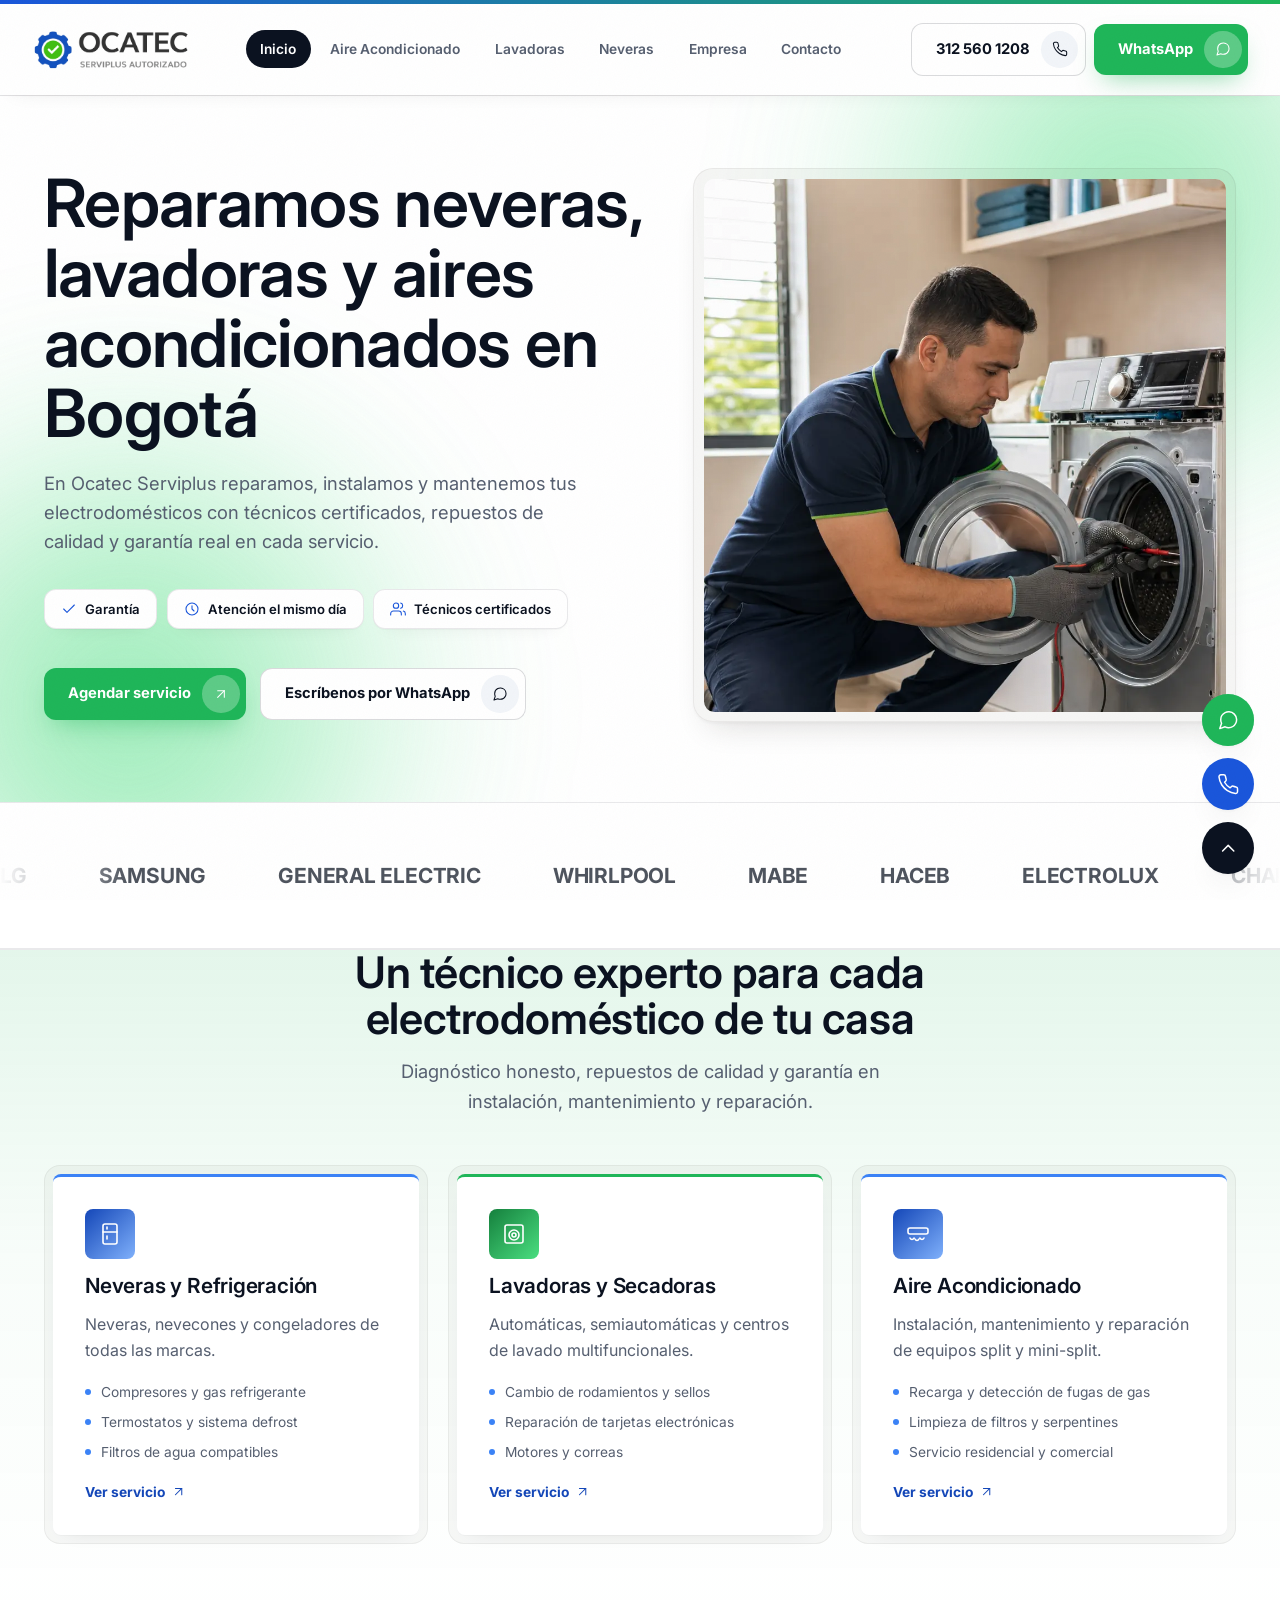
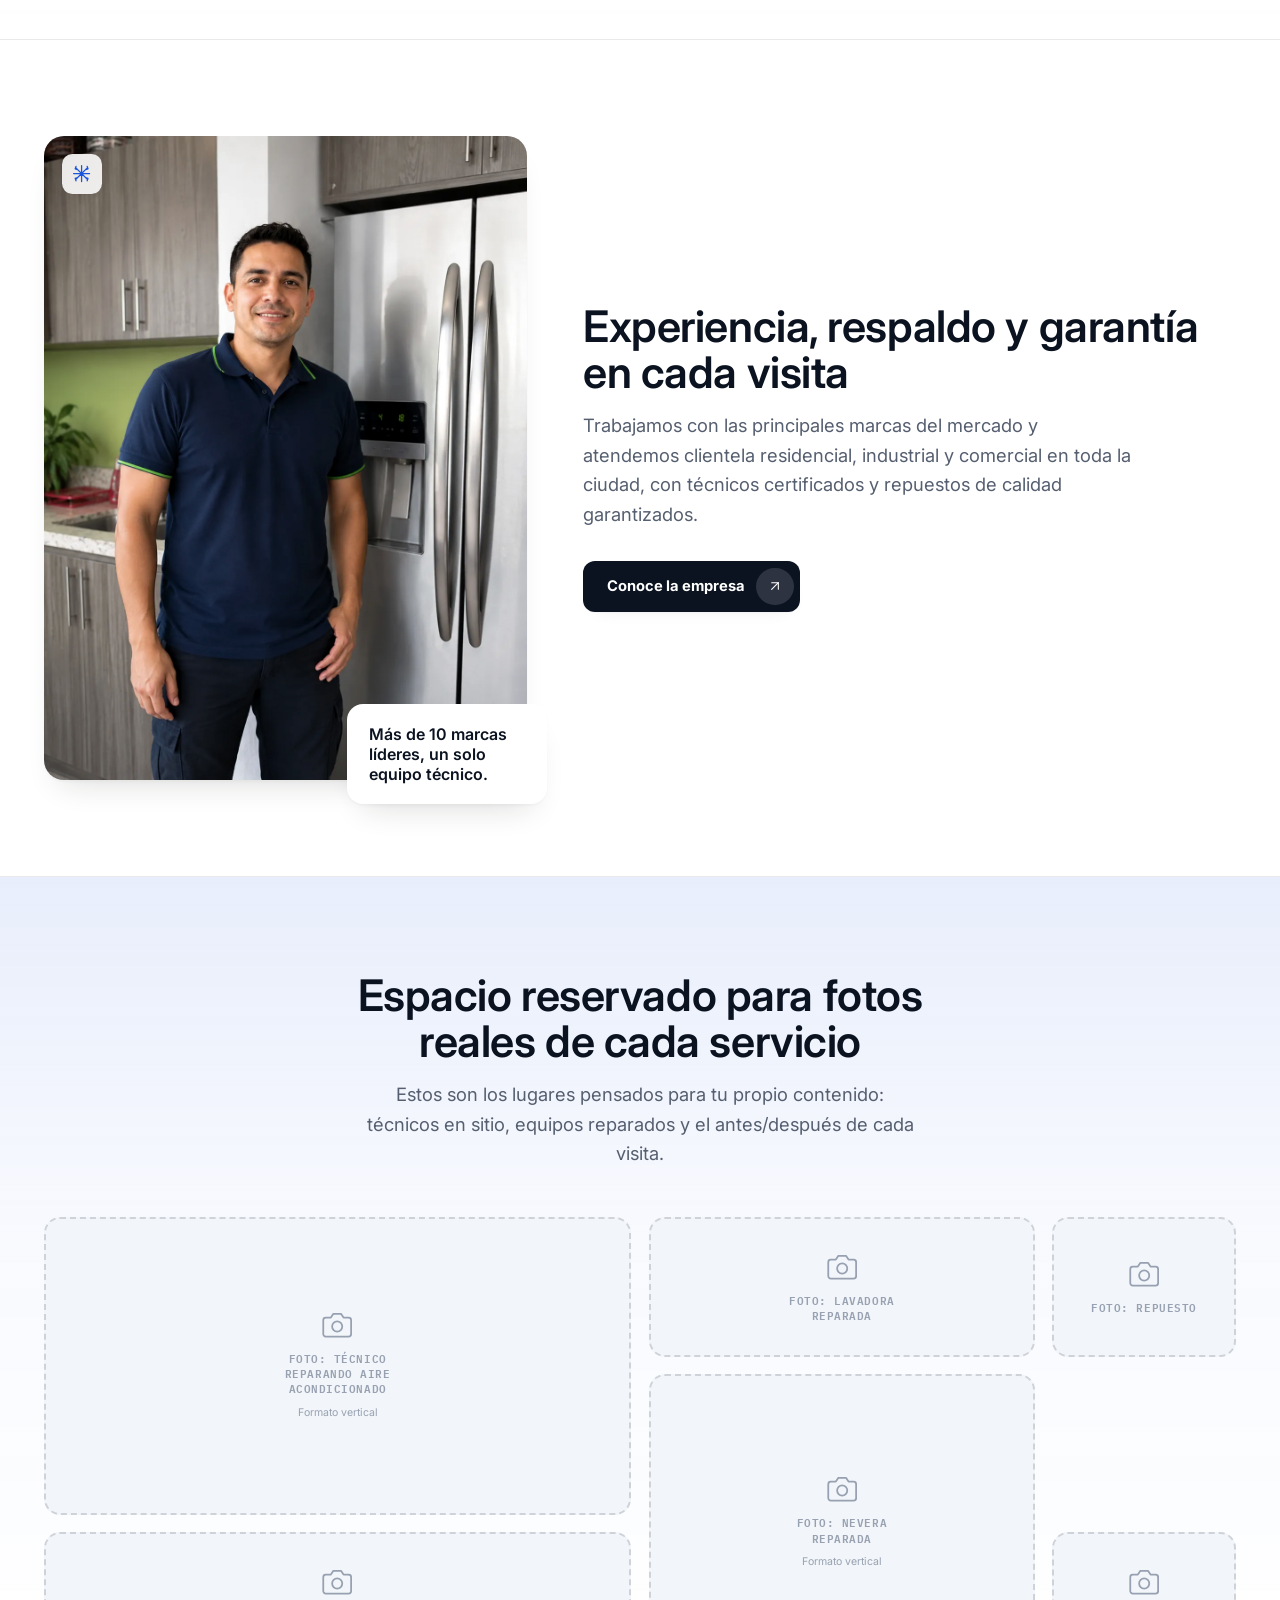
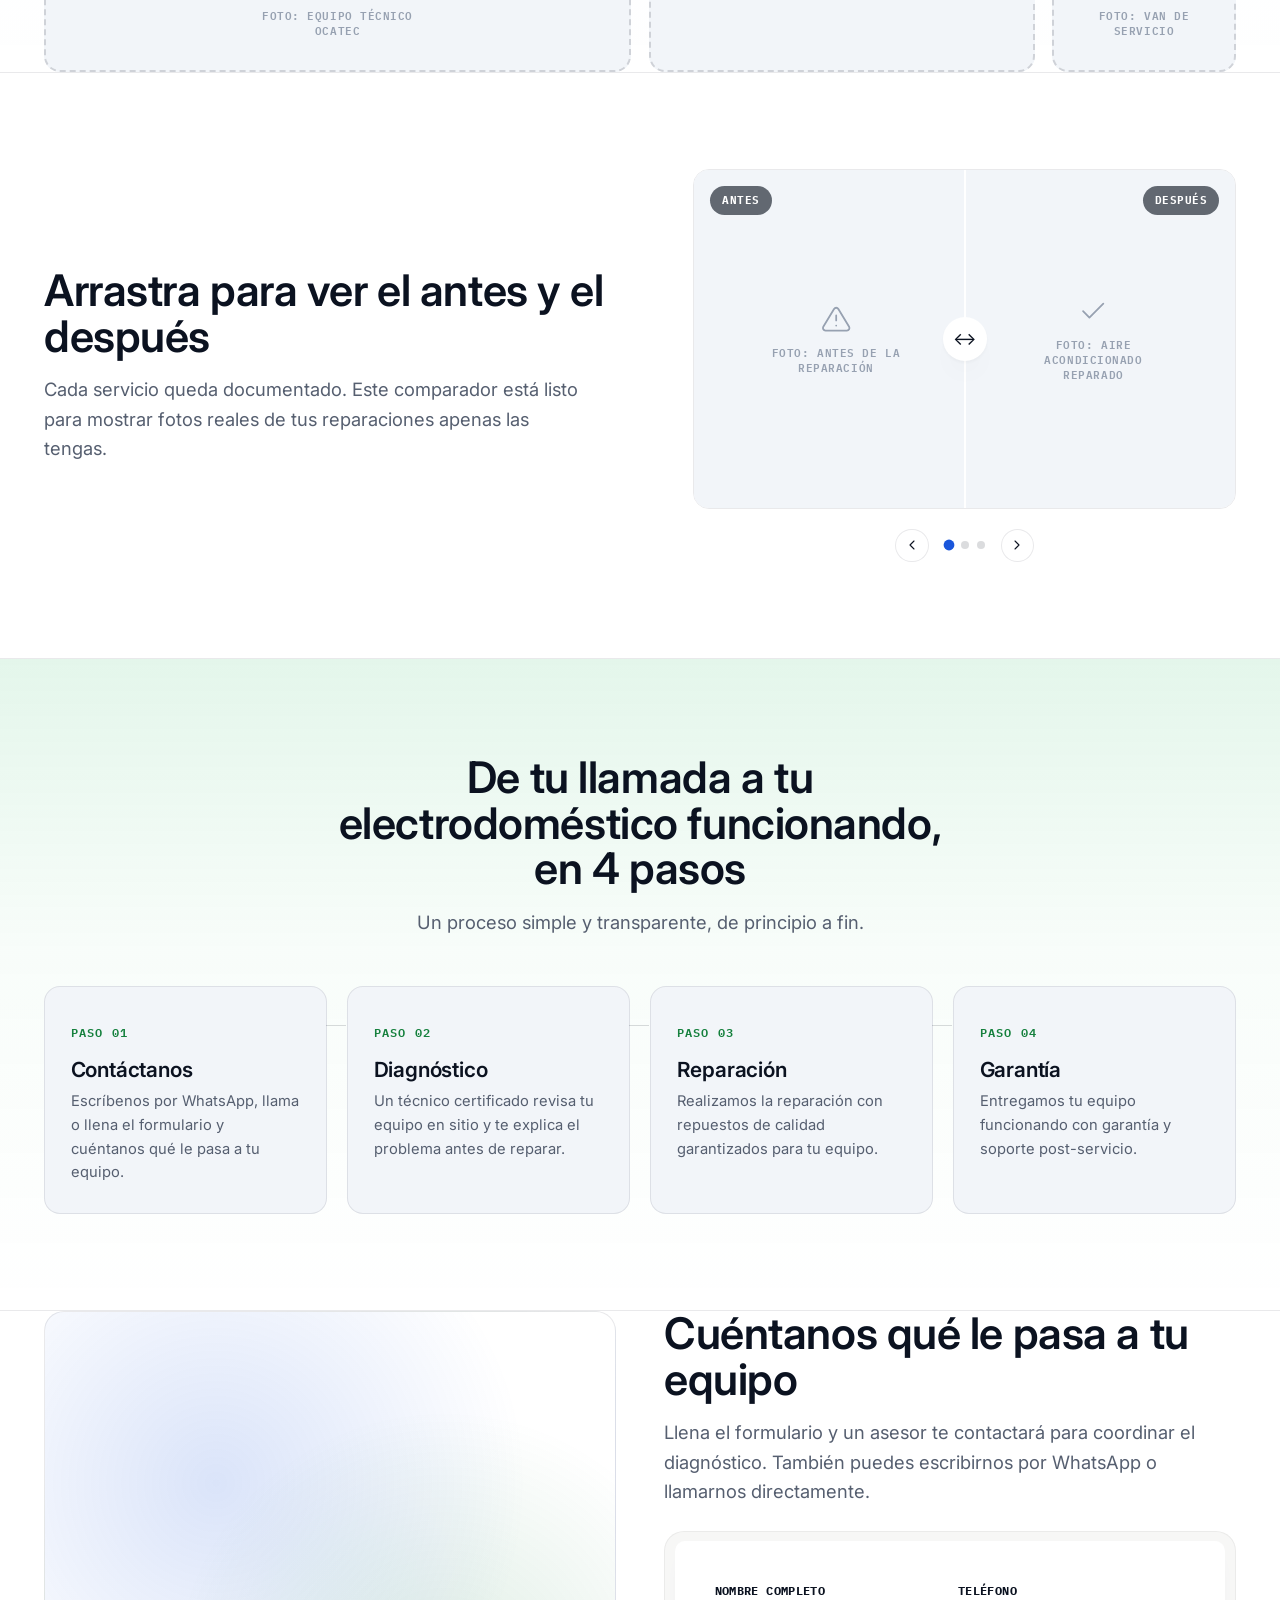
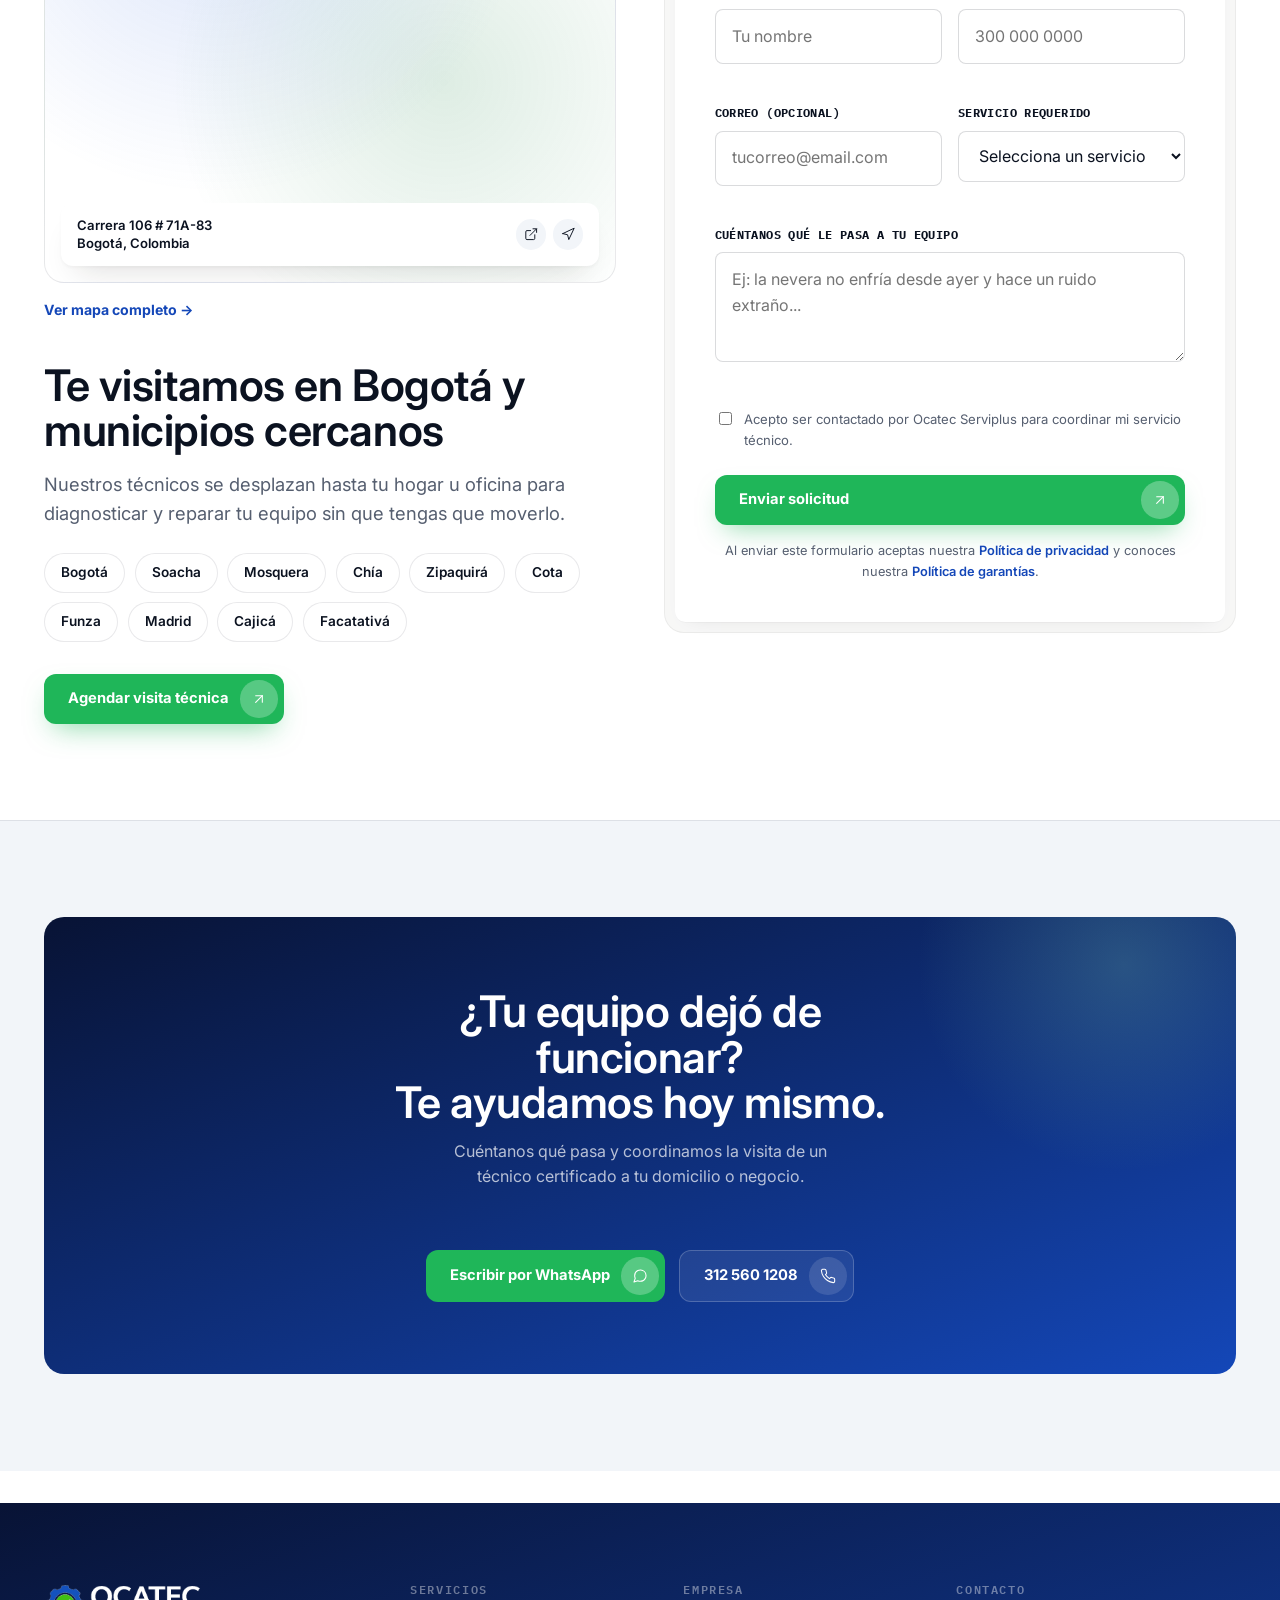
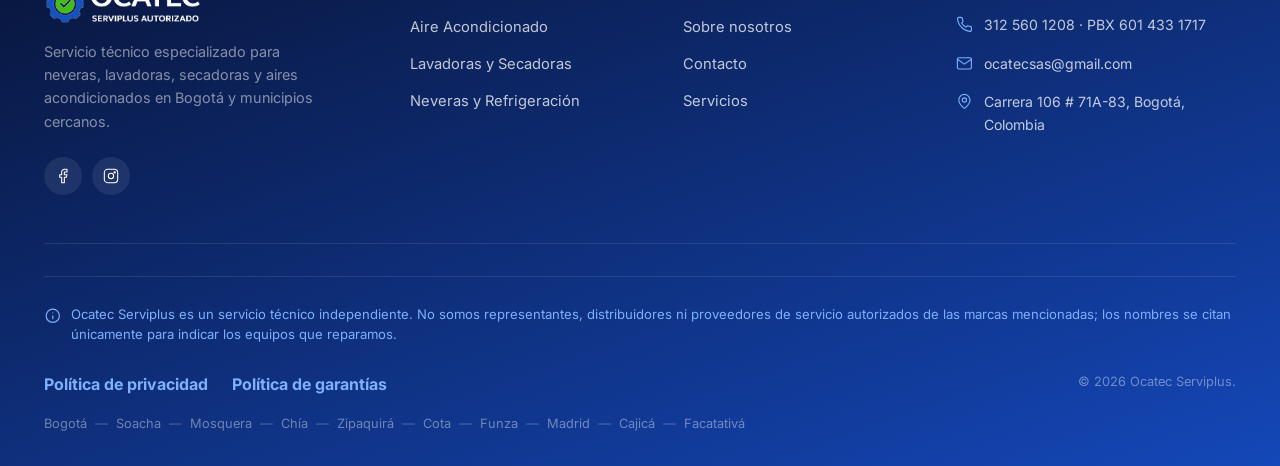
<file: index.html>
<!DOCTYPE html>
<html lang="es-CO">
<head>
<meta charset="UTF-8">
<meta name="viewport" content="width=device-width, initial-scale=1.0">
<title>Reparación de Neveras, Lavadoras y Aires en Bogotá | Ocatec Serviplus</title>
<meta name="description" content="Servicio técnico especializado para neveras, lavadoras, secadoras y aires acondicionados en Bogotá y municipios cercanos. Técnicos certificados, repuestos de calidad y garantía.">
<link rel="canonical" href="https://alejandro042305.github.io/OcatecSas/">
<meta property="og:type" content="website">
<meta property="og:title" content="Reparación de Neveras, Lavadoras y Aires en Bogotá">
<meta property="og:description" content="Servicio técnico especializado para neveras, lavadoras, secadoras y aires acondicionados en Bogotá y municipios cercanos. Técnicos certificados, repuestos de calidad y garantía.">
<meta property="og:url" content="https://alejandro042305.github.io/OcatecSas/">
<meta property="og:site_name" content="Ocatec Serviplus">
<meta property="og:locale" content="es_CO">
<meta name="twitter:card" content="summary">
<meta name="twitter:title" content="Reparación de Neveras, Lavadoras y Aires en Bogotá">
<meta name="twitter:description" content="Servicio técnico especializado para neveras, lavadoras, secadoras y aires acondicionados en Bogotá y municipios cercanos. Técnicos certificados, repuestos de calidad y garantía.">
<link rel="icon" type="image/png" href="img/favicon.png">
<link rel="apple-touch-icon" href="img/apple-touch-icon.png">
<link rel="preconnect" href="https://fonts.googleapis.com">
<link rel="preconnect" href="https://fonts.gstatic.com" crossorigin>
<link rel="stylesheet" href="https://fonts.googleapis.com/css2?family=Inter:wght@400;500;600;700;800;900&family=IBM+Plex+Mono:wght@400;500;600&display=swap">
<link rel="stylesheet" href="css/style.css">
<script type="application/ld+json">
{
  "@context": "https://schema.org",
  "@type": "LocalBusiness",
  "name": "Ocatec Serviplus",
  "description": "Servicio t\u00e9cnico independiente especializado en reparaci\u00f3n de neveras, lavadoras y aires acondicionados en Bogot\u00e1 y municipios cercanos.",
  "telephone": "+573125601208",
  "email": "ocatecsas@gmail.com",
  "url": "https://alejandro042305.github.io/OcatecSas/",
  "address": {
    "@type": "PostalAddress",
    "streetAddress": "Carrera 106 # 71A-83",
    "addressLocality": "Bogot\u00e1",
    "addressCountry": "CO"
  },
  "areaServed": ["Bogot\u00e1", "Soacha", "Mosquera", "Ch\u00eda", "Zipaquir\u00e1", "Cota", "Funza", "Madrid", "Cajic\u00e1", "Facatativ\u00e1"],
  "sameAs": [
    "https://www.facebook.com/OcatecAutorizadoServiplus",
    "https://www.instagram.com/ocatecsas"
  ]
}
</script>
</head>
<body>

<div class="top-accent-bar"></div>

<div class="nav-wrap">
  <nav class="nav">
    <a href="index.html" class="nav-logo">
      <img class="nav-logo-full" src="img/logo-full.png" alt="Ocatec Serviplus - Serviplus Autorizado" loading="eager">
    </a>

    <div class="nav-links">
      <a href="index.html" class="active">Inicio</a>
      <a href="aire-acondicionado.html">Aire Acondicionado</a>
      <a href="lavadora.html">Lavadoras</a>
      <a href="nevera.html">Neveras</a>
      <a href="empresa.html">Empresa</a>
      <a href="contacto.html">Contacto</a>
    </div>

    <div class="nav-cta">
      <a href="tel:+573125601208" class="btn btn-ghost">
        <span class="btn-label">312 560 1208</span>
        <span class="btn-icon"><svg class="icon" viewBox="0 0 24 24" style="width:1rem;height:1rem"><path d="M22 16.92v3a2 2 0 0 1-2.18 2 19.79 19.79 0 0 1-8.63-3.07 19.5 19.5 0 0 1-6-6A19.79 19.79 0 0 1 2.12 4.18 2 2 0 0 1 4.11 2h3a2 2 0 0 1 2 1.72c.13.96.36 1.9.7 2.81a2 2 0 0 1-.45 2.11L8.09 9.91a16 16 0 0 0 6 6l1.27-1.27a2 2 0 0 1 2.11-.45c.91.34 1.85.57 2.81.7A2 2 0 0 1 22 16.92Z"/></svg></span>
      </a>
      <a href="https://wa.me/573125601208" data-wa="Hola, quiero solicitar un servicio técnico." class="btn btn-amber">
        <span class="btn-label">WhatsApp</span>
        <span class="btn-icon"><svg class="icon" viewBox="0 0 24 24" style="width:1rem;height:1rem"><path d="M21 11.5a8.38 8.38 0 0 1-.9 3.8 8.5 8.5 0 0 1-7.6 4.7 8.38 8.38 0 0 1-3.8-.9L3 21l1.9-5.7a8.38 8.38 0 0 1-.9-3.8 8.5 8.5 0 0 1 4.7-7.6 8.38 8.38 0 0 1 3.8-.9h.5a8.48 8.48 0 0 1 8 8v.5Z"/></svg></span>
      </a>
    </div>

    <button class="nav-burger" data-burger aria-label="Abrir menú">
      <span></span><span></span>
    </button>
  </nav>
</div>

<div class="mobile-overlay" data-overlay>
  <a href="index.html">Inicio</a>
  <a href="aire-acondicionado.html">Aire Acondicionado</a>
  <a href="lavadora.html">Lavadoras</a>
  <a href="nevera.html">Neveras</a>
  <a href="empresa.html">Empresa</a>
  <a href="contacto.html">Contacto</a>
  <a href="https://wa.me/573125601208" data-wa="Hola, quiero solicitar un servicio técnico." class="btn btn-amber mobile-cta">
    <span class="btn-label">Escríbenos por WhatsApp</span>
    <span class="btn-icon"><svg class="icon" viewBox="0 0 24 24" style="width:1rem;height:1rem"><path d="M21 11.5a8.38 8.38 0 0 1-.9 3.8 8.5 8.5 0 0 1-7.6 4.7 8.38 8.38 0 0 1-3.8-.9L3 21l1.9-5.7a8.38 8.38 0 0 1-.9-3.8 8.5 8.5 0 0 1 4.7-7.6 8.38 8.38 0 0 1 3.8-.9h.5a8.48 8.48 0 0 1 8 8v.5Z"/></svg></span>
  </a>
</div>

<main>

  <!-- HERO -->
  <section class="hero glow-field">
    <div class="container hero-grid">
      <div class="reveal is-visible">
        <h1>Reparamos neveras, lavadoras y aires acondicionados en Bogotá</h1>
        <p class="lede" style="margin-top:1.25rem">
          En Ocatec Serviplus reparamos, instalamos y mantenemos tus electrodomésticos con técnicos certificados, repuestos de calidad y garantía real en cada servicio.
        </p>

        <div class="hero-badges">
          <span class="hero-badge"><svg class="icon" viewBox="0 0 24 24"><path d="M20 6 9 17l-5-5"/></svg> Garantía</span>
          <span class="hero-badge"><svg class="icon" viewBox="0 0 24 24"><circle cx="12" cy="12" r="9"/><path d="M12 7v5l3 3"/></svg> Atención el mismo día</span>
          <span class="hero-badge"><svg class="icon" viewBox="0 0 24 24"><path d="M17 21v-2a4 4 0 0 0-4-4H5a4 4 0 0 0-4 4v2"/><circle cx="9" cy="7" r="4"/><path d="M23 21v-2a4 4 0 0 0-3-3.87M16 3.13a4 4 0 0 1 0 7.75"/></svg> Técnicos certificados</span>
        </div>

        <div class="hero-actions">
          <a href="contacto.html" class="btn btn-amber">
            <span class="btn-label">Agendar servicio</span>
            <span class="btn-icon"><svg class="icon" viewBox="0 0 24 24" style="width:1rem;height:1rem;stroke:#fff"><path d="M7 17 17 7"/><path d="M7 7h10v10"/></svg></span>
          </a>
          <a href="https://wa.me/573125601208" data-wa="Hola, quiero solicitar un servicio técnico." class="btn btn-ghost">
            <span class="btn-label">Escríbenos por WhatsApp</span>
            <span class="btn-icon"><svg class="icon" viewBox="0 0 24 24" style="width:1rem;height:1rem"><path d="M21 11.5a8.38 8.38 0 0 1-.9 3.8 8.5 8.5 0 0 1-7.6 4.7 8.38 8.38 0 0 1-3.8-.9L3 21l1.9-5.7a8.38 8.38 0 0 1-.9-3.8 8.5 8.5 0 0 1 4.7-7.6 8.38 8.38 0 0 1 3.8-.9h.5a8.48 8.48 0 0 1 8 8v.5Z"/></svg></span>
          </a>
        </div>
      </div>

      <div class="hero-visual reveal is-visible">
        <div class="bezel-shell">
          <div style="width:100%; height:100%; border-radius:calc(var(--r-xl) - 0.6rem); overflow:hidden; box-shadow:var(--shadow-inner-hi)">
            <img src="img/hero-mobile.webp" alt="Técnico de Ocatec Serviplus reparando una lavadora" style="width:100%; height:100%; object-fit:cover; object-position:50% 22%">
          </div>
        </div>
      </div>
    </div>
  </section>

  <!-- MARQUEE -->
  <section style="padding:3.5rem 0; border-bottom:1px solid var(--line)">
    <div class="marquee">
      <div class="marquee-track">
        <span class="brand-word">LG</span>
        <span class="brand-word">SAMSUNG</span>
        <span class="brand-word">GENERAL ELECTRIC</span>
        <span class="brand-word">WHIRLPOOL</span>
        <span class="brand-word">MABE</span>
        <span class="brand-word">HACEB</span>
        <span class="brand-word">ELECTROLUX</span>
        <span class="brand-word">CHALLENGER</span>
        <span class="brand-word">KALLEY</span>
        <span class="brand-word">CHIQ</span>
        <span class="brand-word">LG</span>
        <span class="brand-word">SAMSUNG</span>
        <span class="brand-word">GENERAL ELECTRIC</span>
        <span class="brand-word">WHIRLPOOL</span>
        <span class="brand-word">MABE</span>
        <span class="brand-word">HACEB</span>
        <span class="brand-word">ELECTROLUX</span>
        <span class="brand-word">CHALLENGER</span>
        <span class="brand-word">KALLEY</span>
        <span class="brand-word">CHIQ</span>
      </div>
    </div>
  </section>

  <!-- SERVICIOS -->
  <section class="section section-alt section-tint-green" id="servicios" style="padding-top:0">
    <div class="container">
      <div class="section-head center reveal">
        <h2>Un técnico experto para cada electrodoméstico de tu casa</h2>
        <p class="lede" style="margin:1rem auto 0; text-align:center">Diagnóstico honesto, repuestos de calidad y garantía en instalación, mantenimiento y reparación.</p>
      </div>

      <div class="bento">
        <a href="nevera.html" class="card span-2 reveal">
          <div class="card-inner edge-petrol">
            <div class="card-icon">
              <svg class="icon" viewBox="0 0 24 24" style="color:#fff"><rect x="5" y="2" width="14" height="20" rx="2"/><line x1="5" y1="10" x2="19" y2="10"/><line x1="9" y1="5" x2="9" y2="7"/><line x1="9" y1="14" x2="9" y2="17"/></svg>
            </div>
            <h3 style="font-size:1.3rem">Neveras y Refrigeración</h3>
            <p class="text-muted">Neveras, nevecones y congeladores de todas las marcas.</p>
            <ul class="card-bullets">
              <li>Compresores y gas refrigerante</li>
              <li>Termostatos y sistema defrost</li>
              <li>Filtros de agua compatibles</li>
            </ul>
            <span class="card-link">Ver servicio <svg class="icon" viewBox="0 0 24 24"><path d="M7 17 17 7"/><path d="M7 7h10v10"/></svg></span>
          </div>
        </a>

        <a href="lavadora.html" class="card span-2 reveal">
          <div class="card-inner edge-rust">
            <div class="card-icon amber">
              <svg class="icon" viewBox="0 0 24 24"><rect x="3" y="3" width="18" height="18" rx="2"/><circle cx="12" cy="13" r="5"/><circle cx="12" cy="13" r="2"/></svg>
            </div>
            <h3 style="font-size:1.3rem">Lavadoras y Secadoras</h3>
            <p class="text-muted">Automáticas, semiautomáticas y centros de lavado multifuncionales.</p>
            <ul class="card-bullets">
              <li>Cambio de rodamientos y sellos</li>
              <li>Reparación de tarjetas electrónicas</li>
              <li>Motores y correas</li>
            </ul>
            <span class="card-link">Ver servicio <svg class="icon" viewBox="0 0 24 24"><path d="M7 17 17 7"/><path d="M7 7h10v10"/></svg></span>
          </div>
        </a>

        <a href="aire-acondicionado.html" class="card span-2 reveal">
          <div class="card-inner edge-petrol">
            <div class="card-icon">
              <svg class="icon" viewBox="0 0 24 24" style="color:#fff"><rect x="2" y="6" width="20" height="6" rx="2"/><path d="M4 16c1 2 3 2 4 0M9 17c1 2 3 2 4 0M14 16c1 2 3 2 4 0"/></svg>
            </div>
            <h3 style="font-size:1.3rem">Aire Acondicionado</h3>
            <p class="text-muted">Instalación, mantenimiento y reparación de equipos split y mini-split.</p>
            <ul class="card-bullets">
              <li>Recarga y detección de fugas de gas</li>
              <li>Limpieza de filtros y serpentines</li>
              <li>Servicio residencial y comercial</li>
            </ul>
            <span class="card-link">Ver servicio <svg class="icon" viewBox="0 0 24 24"><path d="M7 17 17 7"/><path d="M7 7h10v10"/></svg></span>
          </div>
        </a>
      </div>
    </div>
  </section>

  <!-- POR QUÉ ELEGIRNOS — split con foto -->
  <section class="section">
    <div class="container">
      <div class="about-split">
        <div class="about-photo-wrap reveal">
          <div class="about-photo ar-3-4">
            <img src="img/about-technician.webp" alt="Técnico certificado de Ocatec Serviplus en sitio" loading="lazy">
          </div>
          <span class="about-watermark">
            <svg class="icon" viewBox="0 0 24 24" style="width:1.2rem;height:1.2rem;color:var(--petrol-600)"><path d="M12 2v20M4.9 4.9l14.2 14.2M19.1 4.9 4.9 19.1M2 12h20M7 7 4 6l1-3M17 7l3-1-1-3M7 17l-3 1 1 3M17 17l3 1-1 3"/></svg>
          </span>
          <div class="about-floating-card">Más de 10 marcas líderes, un solo equipo técnico.</div>
        </div>

        <div class="reveal">
          <h2>Experiencia, respaldo y garantía en cada visita</h2>
          <p class="lede" style="margin-top:1rem">Trabajamos con las principales marcas del mercado y atendemos clientela residencial, industrial y comercial en toda la ciudad, con técnicos certificados y repuestos de calidad garantizados.</p>
          <a href="empresa.html" class="btn btn-primary" style="margin-top:2rem">
            <span class="btn-label">Conoce la empresa</span>
            <span class="btn-icon"><svg class="icon" viewBox="0 0 24 24" style="width:1rem;height:1rem"><path d="M7 17 17 7"/><path d="M7 7h10v10"/></svg></span>
          </a>
        </div>
      </div>
    </div>
  </section>

  <!-- GALERÍA -->
  <section class="section section-alt section-tint-blue" style="padding-bottom:0">
    <div class="container">
      <div class="section-head center reveal">
        <h2>Espacio reservado para fotos reales de cada servicio</h2>
        <p class="lede" style="margin:1rem auto 0; text-align:center">Estos son los lugares pensados para tu propio contenido: técnicos en sitio, equipos reparados y el antes/después de cada visita.</p>
      </div>

      <div class="gallery-grid">
        <div class="photo-slot span-3 row-span-2 reveal">
          <svg class="icon" viewBox="0 0 24 24"><path d="M23 19a2 2 0 0 1-2 2H3a2 2 0 0 1-2-2V8a2 2 0 0 1 2-2h4l2-3h6l2 3h4a2 2 0 0 1 2 2Z"/><circle cx="12" cy="13" r="4"/></svg>
          <span class="ps-label">Foto: técnico reparando aire acondicionado</span>
          <span class="ps-hint">Formato vertical</span>
        </div>
        <div class="photo-slot span-2 reveal">
          <svg class="icon" viewBox="0 0 24 24"><path d="M23 19a2 2 0 0 1-2 2H3a2 2 0 0 1-2-2V8a2 2 0 0 1 2-2h4l2-3h6l2 3h4a2 2 0 0 1 2 2Z"/><circle cx="12" cy="13" r="4"/></svg>
          <span class="ps-label">Foto: lavadora reparada</span>
        </div>
        <div class="photo-slot span-1 reveal">
          <svg class="icon" viewBox="0 0 24 24"><path d="M23 19a2 2 0 0 1-2 2H3a2 2 0 0 1-2-2V8a2 2 0 0 1 2-2h4l2-3h6l2 3h4a2 2 0 0 1 2 2Z"/><circle cx="12" cy="13" r="4"/></svg>
          <span class="ps-label">Foto: repuesto</span>
        </div>
        <div class="photo-slot span-2 row-span-2 reveal">
          <svg class="icon" viewBox="0 0 24 24"><path d="M23 19a2 2 0 0 1-2 2H3a2 2 0 0 1-2-2V8a2 2 0 0 1 2-2h4l2-3h6l2 3h4a2 2 0 0 1 2 2Z"/><circle cx="12" cy="13" r="4"/></svg>
          <span class="ps-label">Foto: nevera reparada</span>
          <span class="ps-hint">Formato vertical</span>
        </div>
        <div class="photo-slot span-3 reveal">
          <svg class="icon" viewBox="0 0 24 24"><path d="M23 19a2 2 0 0 1-2 2H3a2 2 0 0 1-2-2V8a2 2 0 0 1 2-2h4l2-3h6l2 3h4a2 2 0 0 1 2 2Z"/><circle cx="12" cy="13" r="4"/></svg>
          <span class="ps-label">Foto: equipo técnico Ocatec</span>
        </div>
        <div class="photo-slot span-1 reveal">
          <svg class="icon" viewBox="0 0 24 24"><path d="M23 19a2 2 0 0 1-2 2H3a2 2 0 0 1-2-2V8a2 2 0 0 1 2-2h4l2-3h6l2 3h4a2 2 0 0 1 2 2Z"/><circle cx="12" cy="13" r="4"/></svg>
          <span class="ps-label">Foto: van de servicio</span>
        </div>
      </div>
    </div>
  </section>

  <!-- ANTES / DESPUÉS -->
  <section class="section">
    <div class="container">
      <div class="hero-grid compare-banner" style="align-items:center">
        <div class="reveal compare-banner-content">
          <h2>Arrastra para ver el antes y el después</h2>
          <p class="lede" style="margin-top:1rem">Cada servicio queda documentado. Este comparador está listo para mostrar fotos reales de tus reparaciones apenas las tengas.</p>
        </div>

        <div class="reveal compare-banner-media">
          <div class="compare-carousel" data-compare-carousel>
            <div data-compare-slide class="compare-slide is-active">
              <div class="compare" data-compare>
                <div class="compare-after">
                  <div class="photo-slot ar-16-10">
                    <svg class="icon" viewBox="0 0 24 24"><path d="M20 6 9 17l-5-5"/></svg>
                    <span class="ps-label">Foto: aire acondicionado reparado</span>
                  </div>
                </div>
                <div class="compare-before">
                  <div class="photo-slot ar-16-10">
                    <svg class="icon" viewBox="0 0 24 24"><path d="M10.3 3.9 1.8 18a2 2 0 0 0 1.7 3h17a2 2 0 0 0 1.7-3L13.7 3.9a2 2 0 0 0-3.4 0Z"/><path d="M12 9v4M12 17h.01"/></svg>
                    <span class="ps-label">Foto: antes de la reparación</span>
                  </div>
                </div>
                <span class="compare-tag left">Antes</span>
                <span class="compare-tag right">Después</span>
                <div class="compare-handle"></div>
              </div>
            </div>
            <div data-compare-slide class="compare-slide">
              <div class="compare" data-compare>
                <div class="compare-after">
                  <div class="photo-slot ar-16-10">
                    <svg class="icon" viewBox="0 0 24 24"><path d="M20 6 9 17l-5-5"/></svg>
                    <span class="ps-label">Foto: lavadora reparada</span>
                  </div>
                </div>
                <div class="compare-before">
                  <div class="photo-slot ar-16-10">
                    <svg class="icon" viewBox="0 0 24 24"><path d="M10.3 3.9 1.8 18a2 2 0 0 0 1.7 3h17a2 2 0 0 0 1.7-3L13.7 3.9a2 2 0 0 0-3.4 0Z"/><path d="M12 9v4M12 17h.01"/></svg>
                    <span class="ps-label">Foto: antes de la reparación</span>
                  </div>
                </div>
                <span class="compare-tag left">Antes</span>
                <span class="compare-tag right">Después</span>
                <div class="compare-handle"></div>
              </div>
            </div>
            <div data-compare-slide class="compare-slide">
              <div class="compare" data-compare>
                <div class="compare-after">
                  <div class="photo-slot ar-16-10">
                    <svg class="icon" viewBox="0 0 24 24"><path d="M20 6 9 17l-5-5"/></svg>
                    <span class="ps-label">Foto: nevera reparada</span>
                  </div>
                </div>
                <div class="compare-before">
                  <div class="photo-slot ar-16-10">
                    <svg class="icon" viewBox="0 0 24 24"><path d="M10.3 3.9 1.8 18a2 2 0 0 0 1.7 3h17a2 2 0 0 0 1.7-3L13.7 3.9a2 2 0 0 0-3.4 0Z"/><path d="M12 9v4M12 17h.01"/></svg>
                    <span class="ps-label">Foto: antes de la reparación</span>
                  </div>
                </div>
                <span class="compare-tag left">Antes</span>
                <span class="compare-tag right">Después</span>
                <div class="compare-handle"></div>
              </div>
            </div>
            <div class="compare-nav">
              <button type="button" class="compare-arrow" data-compare-prev aria-label="Ver comparación anterior">
                <svg class="icon" viewBox="0 0 24 24" style="width:1rem;height:1rem"><path d="m15 18-6-6 6-6"/></svg>
              </button>
              <div class="compare-dots">
                <button type="button" class="compare-dot is-active" data-compare-dot aria-label="Comparación 1"></button>
                <button type="button" class="compare-dot" data-compare-dot aria-label="Comparación 2"></button>
                <button type="button" class="compare-dot" data-compare-dot aria-label="Comparación 3"></button>
              </div>
              <button type="button" class="compare-arrow" data-compare-next aria-label="Ver siguiente comparación">
                <svg class="icon" viewBox="0 0 24 24" style="width:1rem;height:1rem"><path d="m9 18 6-6-6-6"/></svg>
              </button>
            </div>
          </div>
        </div>
      </div>
    </div>
  </section>

  <!-- PROCESO -->
  <section class="section section-alt section-tint-green">
    <div class="container">
      <div class="section-head center reveal">
        <h2>De tu llamada a tu electrodoméstico funcionando, en 4 pasos</h2>
        <p class="lede" style="margin:1rem auto 0; text-align:center">Un proceso simple y transparente, de principio a fin.</p>
      </div>

      <div class="process">
        <div class="process-step reveal">
          <span class="num">PASO 01</span>
          <h3>Contáctanos</h3>
          <p>Escríbenos por WhatsApp, llama o llena el formulario y cuéntanos qué le pasa a tu equipo.</p>
          <div class="process-connector"></div>
        </div>
        <div class="process-step reveal">
          <span class="num">PASO 02</span>
          <h3>Diagnóstico</h3>
          <p>Un técnico certificado revisa tu equipo en sitio y te explica el problema antes de reparar.</p>
          <div class="process-connector"></div>
        </div>
        <div class="process-step reveal">
          <span class="num">PASO 03</span>
          <h3>Reparación</h3>
          <p>Realizamos la reparación con repuestos de calidad garantizados para tu equipo.</p>
          <div class="process-connector"></div>
        </div>
        <div class="process-step reveal">
          <span class="num">PASO 04</span>
          <h3>Garantía</h3>
          <p>Entregamos tu equipo funcionando con garantía y soporte post-servicio.</p>
        </div>
      </div>
    </div>
  </section>

  <!-- COBERTURA + FORMULARIO -->
  <section class="section" style="padding-top:0">
    <div class="container">
      <div class="coverage-wrap" style="align-items:start">
        <div class="reveal coverage-media">
          <div class="map-mock" style="position:relative">
            <iframe title="Zona de cobertura Ocatec Serviplus" src="https://www.google.com/maps/embed?pb=!1m3!2m1!1sBogot%C3%A1,+Colombia!6i10" loading="lazy" referrerpolicy="no-referrer-when-downgrade" style="position:absolute; inset:0; width:100%; height:100%; border:0"></iframe>
            <div class="map-float-card" style="z-index:2">
              <p>Carrera 106 # 71A-83<br>Bogotá, Colombia</p>
              <div class="icons">
                <a href="https://www.google.com/maps?q=Carrera+106+%2371A-83,+Bogot%C3%A1,+Colombia" target="_blank" rel="noopener" aria-label="Abrir en Google Maps"><svg class="icon" viewBox="0 0 24 24"><path d="M18 13v6a2 2 0 0 1-2 2H5a2 2 0 0 1-2-2V8a2 2 0 0 1 2-2h6"/><path d="M15 3h6v6"/><path d="M10 14 21 3"/></svg></a>
                <a href="https://www.google.com/maps/dir/?api=1&destination=Carrera+106+%2371A-83,+Bogot%C3%A1,+Colombia" target="_blank" rel="noopener" aria-label="Cómo llegar"><svg class="icon" viewBox="0 0 24 24"><polygon points="3 11 22 2 13 21 11 13 3 11"/></svg></a>
              </div>
            </div>
          </div>
          <a href="contacto.html#mapa" class="text-muted" style="display:inline-block; margin-top:1rem; font-size:0.88rem; font-weight:700; color:var(--petrol-700)">Ver mapa completo →</a>

          <h2 style="margin-top:2.5rem">Te visitamos en Bogotá y municipios cercanos</h2>
          <p class="lede" style="margin-top:1rem">Nuestros técnicos se desplazan hasta tu hogar u oficina para diagnosticar y reparar tu equipo sin que tengas que moverlo.</p>
          <div class="coverage-chips">
            <span class="coverage-chip">Bogotá</span>
            <span class="coverage-chip">Soacha</span>
            <span class="coverage-chip">Mosquera</span>
            <span class="coverage-chip">Chía</span>
            <span class="coverage-chip">Zipaquirá</span>
            <span class="coverage-chip">Cota</span>
            <span class="coverage-chip">Funza</span>
            <span class="coverage-chip">Madrid</span>
            <span class="coverage-chip">Cajicá</span>
            <span class="coverage-chip">Facatativá</span>
          </div>
          <a href="contacto.html" class="btn" style="margin-top:2rem; background:var(--success); color:#fff; box-shadow:0 12px 28px -10px rgba(31,182,89,0.55)">
            <span class="btn-label">Agendar visita técnica</span>
            <span class="btn-icon" style="background:rgba(255,255,255,0.25)"><svg class="icon" viewBox="0 0 24 24" style="width:1rem;height:1rem"><path d="M7 17 17 7"/><path d="M7 7h10v10"/></svg></span>
          </a>
        </div>

        <div class="reveal coverage-form">
          <h2>Cuéntanos qué le pasa a tu equipo</h2>
          <p class="lede" style="margin-top:1rem">Llena el formulario y un asesor te contactará para coordinar el diagnóstico. También puedes escribirnos por WhatsApp o llamarnos directamente.</p>

          <div class="form-card" style="margin-top:1.5rem">
            <div class="form-card-inner">
              <form data-contact-form novalidate>
                <div class="field-row">
                  <div class="field">
                    <label for="nombre">Nombre completo</label>
                    <input type="text" id="nombre" name="nombre" placeholder="Tu nombre">
                    <div class="field-error"></div>
                  </div>
                  <div class="field">
                    <label for="telefono">Teléfono</label>
                    <input type="tel" id="telefono" name="telefono" placeholder="300 000 0000">
                    <div class="field-error"></div>
                  </div>
                </div>

                <div class="field-row">
                  <div class="field">
                    <label for="email">Correo (opcional)</label>
                    <input type="email" id="email" name="email" placeholder="tucorreo@email.com">
                    <div class="field-error"></div>
                  </div>
                  <div class="field">
                    <label for="servicio">Servicio requerido</label>
                    <select id="servicio" name="servicio">
                      <option value="">Selecciona un servicio</option>
                      <option value="Aire acondicionado">Aire acondicionado</option>
                      <option value="Lavadora o secadora">Lavadora o secadora</option>
                      <option value="Nevera o refrigeración">Nevera o refrigeración</option>
                      <option value="Instalación de electrodoméstico">Instalación de electrodoméstico</option>
                      <option value="Otro">Otro</option>
                    </select>
                    <div class="field-error"></div>
                  </div>
                </div>

                <div class="field">
                  <label for="mensaje">Cuéntanos qué le pasa a tu equipo</label>
                  <textarea id="mensaje" name="mensaje" placeholder="Ej: la nevera no enfría desde ayer y hace un ruido extraño..."></textarea>
                  <div class="field-error"></div>
                </div>

                <label class="consent">
                  <input type="checkbox" required>
                  <span>Acepto ser contactado por Ocatec Serviplus para coordinar mi servicio técnico.</span>
                </label>

                <button type="submit" class="btn btn-amber btn-block">
                  <span class="btn-label">Enviar solicitud</span>
                  <span class="btn-icon"><svg class="icon" viewBox="0 0 24 24" style="width:1rem;height:1rem;stroke:#fff"><path d="M7 17 17 7"/><path d="M7 7h10v10"/></svg></span>
                </button>

                <p class="text-muted" style="font-size:0.8rem; text-align:center; margin-top:1rem">
                  Al enviar este formulario aceptas nuestra <a href="privacidad.html" style="color:var(--petrol-700); font-weight:600">Política de privacidad</a> y conoces nuestra <a href="garantias.html" style="color:var(--petrol-700); font-weight:600">Política de garantías</a>.
                </p>
              </form>
            </div>
          </div>
        </div>
      </div>
    </div>
  </section>

  <!-- CTA FINAL -->
  <section class="section section-alt cta-final-section">
    <div class="container reveal">
      <div class="cta-band centered">
        <div>
          <h2>¿Tu equipo dejó de funcionar?<br>Te ayudamos hoy mismo.</h2>
          <p>Cuéntanos qué pasa y coordinamos la visita de un técnico certificado a tu domicilio o negocio.</p>
        </div>
        <div class="hero-actions">
          <a href="https://wa.me/573125601208" data-wa="Hola, quiero solicitar un servicio técnico." class="btn" style="background:var(--success); color:#fff">
            <span class="btn-label">Escribir por WhatsApp</span>
            <span class="btn-icon" style="background:rgba(255,255,255,0.25)"><svg class="icon" viewBox="0 0 24 24" style="width:1rem;height:1rem"><path d="M21 11.5a8.38 8.38 0 0 1-.9 3.8 8.5 8.5 0 0 1-7.6 4.7 8.38 8.38 0 0 1-3.8-.9L3 21l1.9-5.7a8.38 8.38 0 0 1-.9-3.8 8.5 8.5 0 0 1 4.7-7.6 8.38 8.38 0 0 1 3.8-.9h.5a8.48 8.48 0 0 1 8 8v.5Z"/></svg></span>
          </a>
          <a href="tel:+573125601208" class="btn" style="background:rgba(255,255,255,0.08); border:1px solid rgba(255,255,255,0.2); color:#fff">
            <span class="btn-label">312 560 1208</span>
            <span class="btn-icon" style="background:rgba(255,255,255,0.12)"><svg class="icon" viewBox="0 0 24 24" style="width:1rem;height:1rem"><path d="M22 16.92v3a2 2 0 0 1-2.18 2 19.79 19.79 0 0 1-8.63-3.07 19.5 19.5 0 0 1-6-6A19.79 19.79 0 0 1 2.12 4.18 2 2 0 0 1 4.11 2h3a2 2 0 0 1 2 1.72c.13.96.36 1.9.7 2.81a2 2 0 0 1-.45 2.11L8.09 9.91a16 16 0 0 0 6 6l1.27-1.27a2 2 0 0 1 2.11-.45c.91.34 1.85.57 2.81.7A2 2 0 0 1 22 16.92Z"/></svg></span>
          </a>
        </div>
      </div>
    </div>
  </section>

</main>

<footer class="footer">
  <div class="container">
    <div class="footer-grid">
      <div class="footer-brand">
        <a href="index.html" class="nav-logo">
          <img class="nav-logo-full" src="img/logo-full-light.png" alt="Ocatec Serviplus - Serviplus Autorizado" loading="lazy">
        </a>
        <p>Servicio técnico especializado para neveras, lavadoras, secadoras y aires acondicionados en Bogotá y municipios cercanos.</p>
        <div class="footer-social">
          <a href="https://www.facebook.com/OcatecAutorizadoServiplus" target="_blank" rel="noopener" aria-label="Facebook">
            <svg class="icon" viewBox="0 0 24 24" style="width:1rem;height:1rem;color:#fff"><path d="M18 2h-3a5 5 0 0 0-5 5v3H7v4h3v8h4v-8h3l1-4h-4V7a1 1 0 0 1 1-1h3Z"/></svg>
          </a>
          <a href="https://www.instagram.com/ocatecsas" target="_blank" rel="noopener" aria-label="Instagram">
            <svg class="icon" viewBox="0 0 24 24" style="width:1rem;height:1rem;color:#fff"><rect x="2" y="2" width="20" height="20" rx="5"/><circle cx="12" cy="12" r="4"/><circle cx="17.5" cy="6.5" r="1"/></svg>
          </a>
        </div>
      </div>

      <div>
        <h4>Servicios</h4>
        <ul class="footer-links">
          <li><a href="aire-acondicionado.html">Aire Acondicionado</a></li>
          <li><a href="lavadora.html">Lavadoras y Secadoras</a></li>
          <li><a href="nevera.html">Neveras y Refrigeración</a></li>
        </ul>
      </div>

      <div>
        <h4>Empresa</h4>
        <ul class="footer-links">
          <li><a href="empresa.html">Sobre nosotros</a></li>
          <li><a href="contacto.html">Contacto</a></li>
          <li><a href="index.html#servicios">Servicios</a></li>
        </ul>
      </div>

      <div>
        <h4>Contacto</h4>
        <ul class="footer-contact">
          <li>
            <svg class="icon" viewBox="0 0 24 24"><path d="M22 16.92v3a2 2 0 0 1-2.18 2 19.79 19.79 0 0 1-8.63-3.07 19.5 19.5 0 0 1-6-6A19.79 19.79 0 0 1 2.12 4.18 2 2 0 0 1 4.11 2h3a2 2 0 0 1 2 1.72c.13.96.36 1.9.7 2.81a2 2 0 0 1-.45 2.11L8.09 9.91a16 16 0 0 0 6 6l1.27-1.27a2 2 0 0 1 2.11-.45c.91.34 1.85.57 2.81.7A2 2 0 0 1 22 16.92Z"/></svg>
            <span>312 560 1208 · PBX 601 433 1717</span>
          </li>
          <li>
            <svg class="icon" viewBox="0 0 24 24"><rect x="2" y="4" width="20" height="16" rx="2"/><path d="m22 6-10 7L2 6"/></svg>
            <span>ocatecsas@gmail.com</span>
          </li>
          <li>
            <svg class="icon" viewBox="0 0 24 24"><path d="M20 10c0 6-8 12-8 12s-8-6-8-12a8 8 0 0 1 16 0Z"/><circle cx="12" cy="10" r="3"/></svg>
            <span>Carrera 106 # 71A-83, Bogotá, Colombia</span>
          </li>
        </ul>
      </div>
    </div>

    <p class="footer-disclaimer">
      <svg class="icon" viewBox="0 0 24 24"><circle cx="12" cy="12" r="9"/><path d="M12 16v-4M12 8h.01"/></svg>
      Ocatec Serviplus es un servicio técnico independiente. No somos representantes, distribuidores ni proveedores de servicio autorizados de las marcas mencionadas; los nombres se citan únicamente para indicar los equipos que reparamos.
    </p>

    <div class="footer-bottom">
      <div class="footer-legal">
        <a href="privacidad.html">Política de privacidad</a>
        <a href="garantias.html">Política de garantías</a>
      </div>
      <span>© <span data-year></span> Ocatec Serviplus.</span>
      <div class="footer-bottom-locations">
        <span>Bogotá</span><span>Soacha</span><span>Mosquera</span><span>Chía</span><span>Zipaquirá</span><span>Cota</span><span>Funza</span><span>Madrid</span><span>Cajicá</span><span>Facatativá</span>
      </div>
    </div>
  </div>
</footer>

<nav class="bottom-tab-bar" aria-label="Navegación móvil">
  <a href="index.html" class="active">
    <svg class="icon" viewBox="0 0 24 24"><path d="M3 9l9-7 9 7v11a2 2 0 0 1-2 2H5a2 2 0 0 1-2-2z"/><path d="M9 22V12h6v10"/></svg>
    <span>Inicio</span>
  </a>
  <a href="nevera.html">
    <svg class="icon" viewBox="0 0 24 24"><rect x="5" y="2" width="14" height="20" rx="2"/><line x1="5" y1="10" x2="19" y2="10"/><line x1="9" y1="5" x2="9" y2="7"/><line x1="9" y1="14" x2="9" y2="17"/></svg>
    <span>Neveras</span>
  </a>
  <a href="lavadora.html">
    <svg class="icon" viewBox="0 0 24 24"><rect x="3" y="3" width="18" height="18" rx="2"/><circle cx="12" cy="13" r="5"/><circle cx="12" cy="13" r="2"/></svg>
    <span>Lavadoras</span>
  </a>
  <a href="aire-acondicionado.html">
    <svg class="icon" viewBox="0 0 24 24"><rect x="2" y="6" width="20" height="6" rx="2"/><path d="M4 16c1 2 3 2 4 0M9 17c1 2 3 2 4 0M14 16c1 2 3 2 4 0"/></svg>
    <span>Aires</span>
  </a>
  <a href="contacto.html">
    <svg class="icon" viewBox="0 0 24 24"><rect x="2" y="4" width="20" height="16" rx="2"/><path d="m22 6-10 7L2 6"/></svg>
    <span>Contacto</span>
  </a>
</nav>

<div class="fab-stack">
  <a href="https://wa.me/573125601208" data-wa="Hola, quiero solicitar un servicio técnico." class="fab fab-wa" aria-label="Escríbenos por WhatsApp">
    <svg class="icon" viewBox="0 0 24 24"><path d="M21 11.5a8.38 8.38 0 0 1-.9 3.8 8.5 8.5 0 0 1-7.6 4.7 8.38 8.38 0 0 1-3.8-.9L3 21l1.9-5.7a8.38 8.38 0 0 1-.9-3.8 8.5 8.5 0 0 1 4.7-7.6 8.38 8.38 0 0 1 3.8-.9h.5a8.48 8.48 0 0 1 8 8v.5Z"/></svg>
  </a>
  <a href="tel:+573125601208" class="fab fab-call" aria-label="Llamar ahora">
    <svg class="icon" viewBox="0 0 24 24"><path d="M22 16.92v3a2 2 0 0 1-2.18 2 19.79 19.79 0 0 1-8.63-3.07 19.5 19.5 0 0 1-6-6A19.79 19.79 0 0 1 2.12 4.18 2 2 0 0 1 4.11 2h3a2 2 0 0 1 2 1.72c.13.96.36 1.9.7 2.81a2 2 0 0 1-.45 2.11L8.09 9.91a16 16 0 0 0 6 6l1.27-1.27a2 2 0 0 1 2.11-.45c.91.34 1.85.57 2.81.7A2 2 0 0 1 22 16.92Z"/></svg>
  </a>
  <a href="#top" class="fab fab-top" data-to-top aria-label="Volver arriba">
    <svg class="icon" viewBox="0 0 24 24"><path d="m18 15-6-6-6 6"/></svg>
  </a>
</div>

<script src="js/main.js"></script>
</body>
</html>
</file>
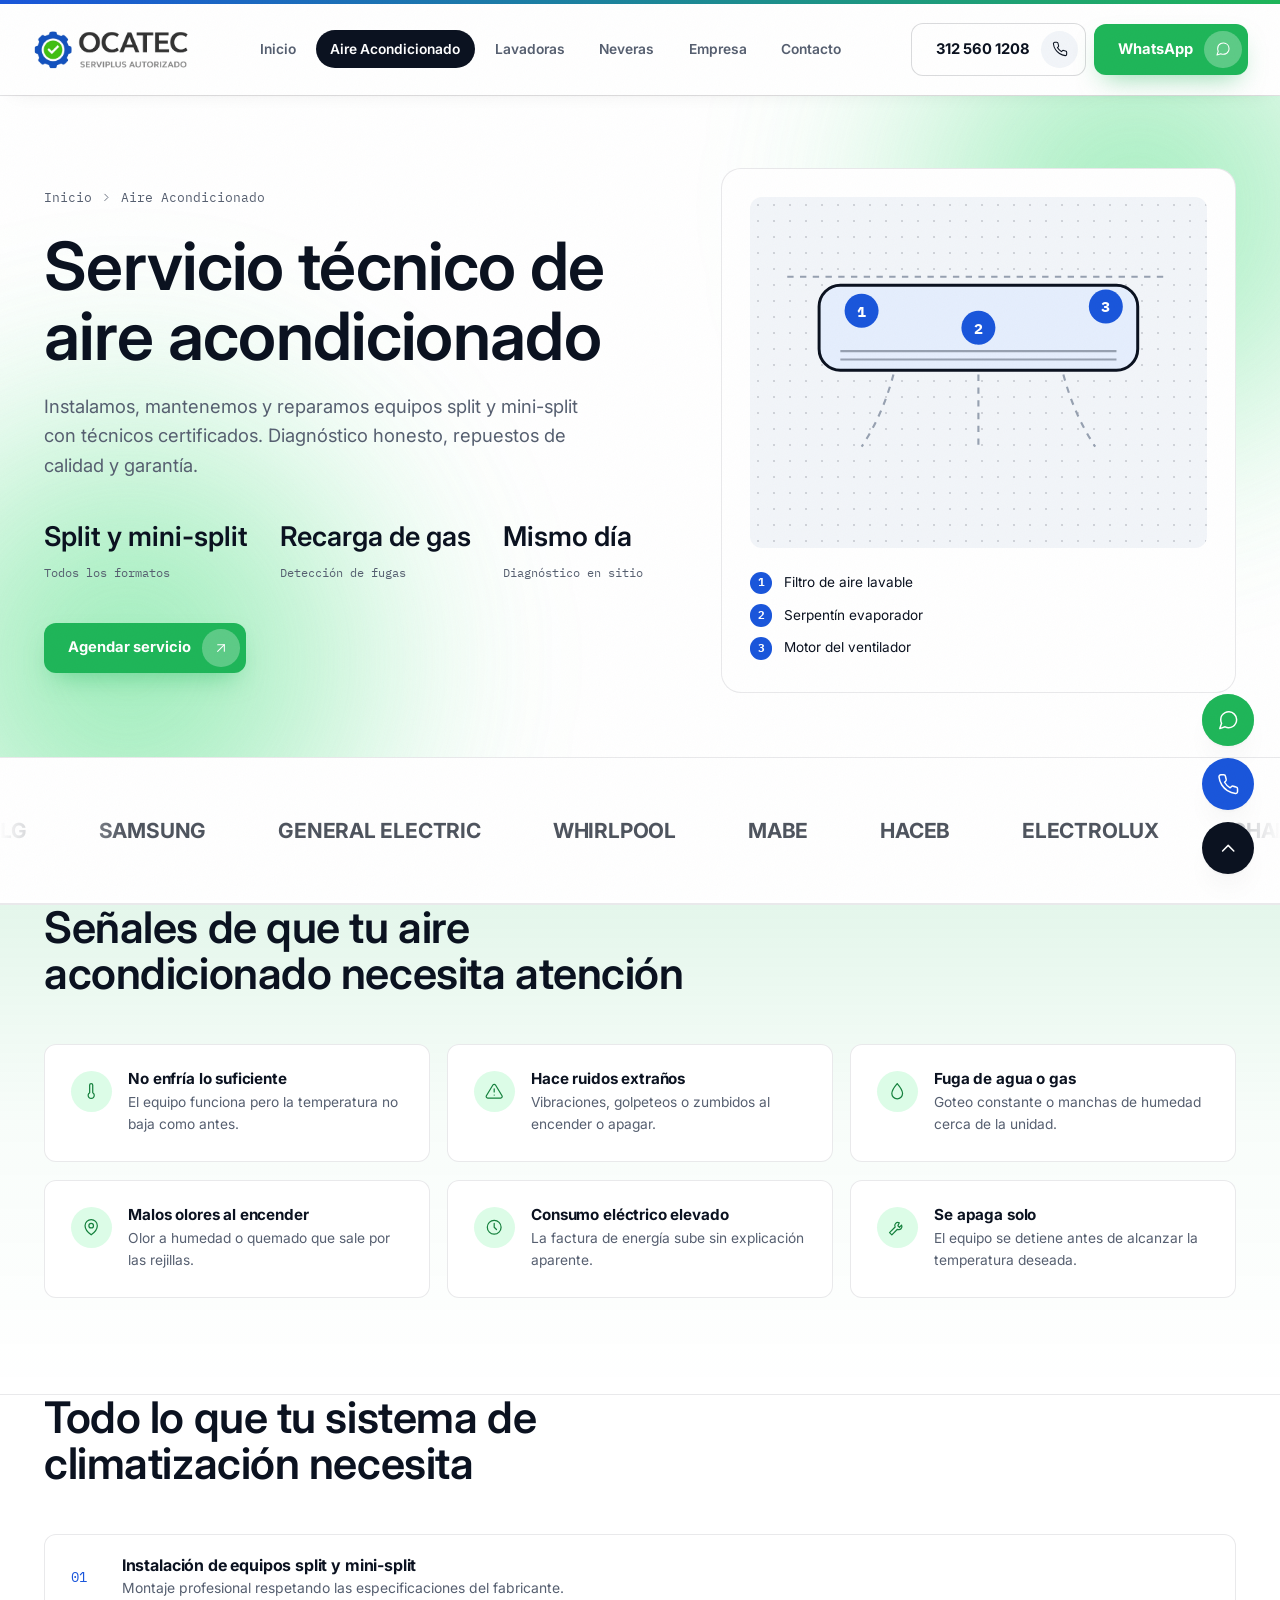
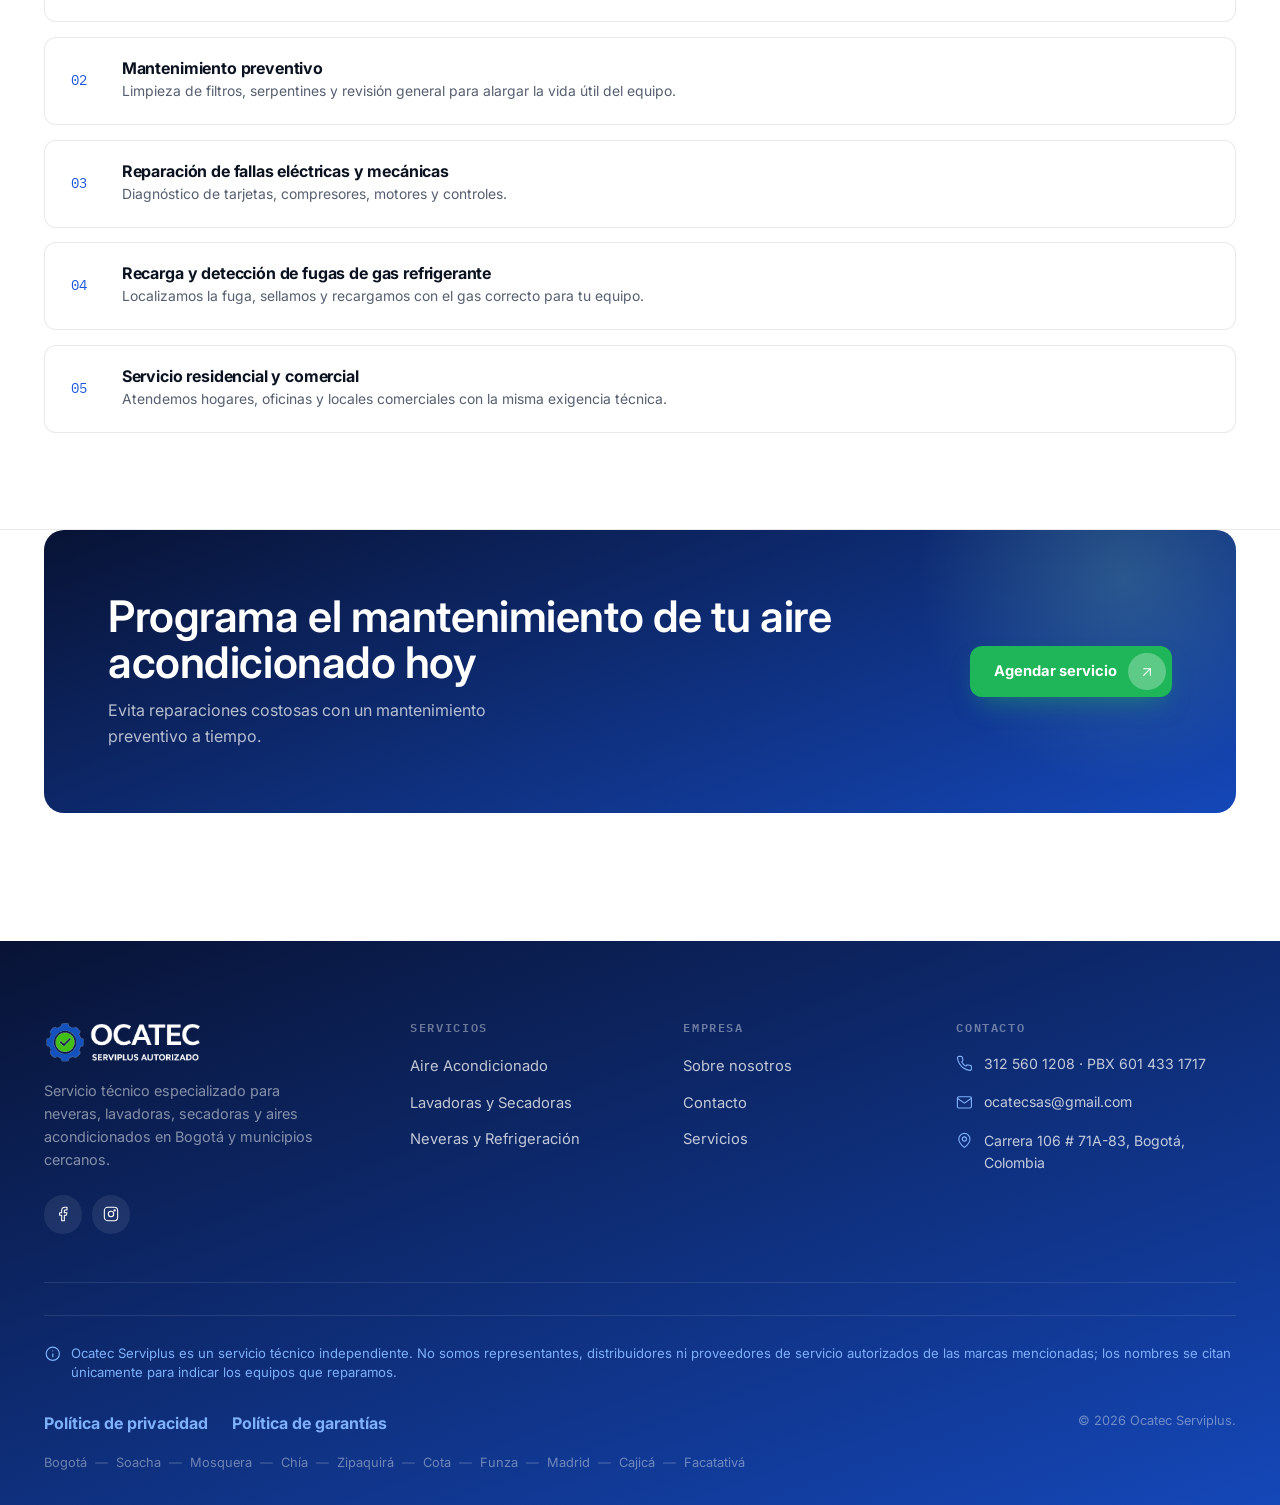
<file: aire-acondicionado.html>
<!DOCTYPE html>
<html lang="es-CO">
<head>
<meta charset="UTF-8">
<meta name="viewport" content="width=device-width, initial-scale=1.0">
<title>Reparación de Aire Acondicionado en Bogotá | Ocatec Serviplus</title>
<meta name="description" content="Instalación, mantenimiento y reparación de aires acondicionados split y mini-split en Bogotá. Recarga de gas, detección de fugas y servicio residencial y comercial.">
<link rel="canonical" href="https://alejandro042305.github.io/OcatecSas/aire-acondicionado.html">
<meta property="og:type" content="website">
<meta property="og:title" content="Reparación de Aire Acondicionado en Bogotá">
<meta property="og:description" content="Instalación, mantenimiento y reparación de aires acondicionados split y mini-split en Bogotá. Recarga de gas, detección de fugas y servicio residencial y comercial.">
<meta property="og:url" content="https://alejandro042305.github.io/OcatecSas/aire-acondicionado.html">
<meta property="og:site_name" content="Ocatec Serviplus">
<meta property="og:locale" content="es_CO">
<meta name="twitter:card" content="summary">
<meta name="twitter:title" content="Reparación de Aire Acondicionado en Bogotá">
<meta name="twitter:description" content="Instalación, mantenimiento y reparación de aires acondicionados split y mini-split en Bogotá. Recarga de gas, detección de fugas y servicio residencial y comercial.">
<link rel="icon" type="image/png" href="img/favicon.png">
<link rel="apple-touch-icon" href="img/apple-touch-icon.png">
<link rel="preconnect" href="https://fonts.googleapis.com">
<link rel="preconnect" href="https://fonts.gstatic.com" crossorigin>
<link rel="stylesheet" href="https://fonts.googleapis.com/css2?family=Inter:wght@400;500;600;700;800;900&family=IBM+Plex+Mono:wght@400;500;600&display=swap">
<link rel="stylesheet" href="css/style.css">
<script type="application/ld+json">
{
  "@context": "https://schema.org",
  "@type": "LocalBusiness",
  "name": "Ocatec Serviplus",
  "description": "Servicio t\u00e9cnico independiente especializado en reparaci\u00f3n de neveras, lavadoras y aires acondicionados en Bogot\u00e1 y municipios cercanos.",
  "telephone": "+573125601208",
  "email": "ocatecsas@gmail.com",
  "url": "https://alejandro042305.github.io/OcatecSas/",
  "address": {
    "@type": "PostalAddress",
    "streetAddress": "Carrera 106 # 71A-83",
    "addressLocality": "Bogot\u00e1",
    "addressCountry": "CO"
  },
  "areaServed": ["Bogot\u00e1", "Soacha", "Mosquera", "Ch\u00eda", "Zipaquir\u00e1", "Cota", "Funza", "Madrid", "Cajic\u00e1", "Facatativ\u00e1"],
  "sameAs": [
    "https://www.facebook.com/OcatecAutorizadoServiplus",
    "https://www.instagram.com/ocatecsas"
  ]
}
</script>
<script type="application/ld+json">
{
  "@context": "https://schema.org",
  "@type": "BreadcrumbList",
  "itemListElement": [
    {"@type": "ListItem", "position": 1, "name": "Inicio", "item": "https://alejandro042305.github.io/OcatecSas/"},
    {"@type": "ListItem", "position": 2, "name": "Aire Acondicionado", "item": "https://alejandro042305.github.io/OcatecSas/aire-acondicionado.html"}
  ]
}
</script>
</head>
<body>

<div class="top-accent-bar"></div>

<div class="nav-wrap">
  <nav class="nav">
    <a href="index.html" class="nav-logo">
      <img class="nav-logo-full" src="img/logo-full.png" alt="Ocatec Serviplus - Serviplus Autorizado" loading="eager">
    </a>
    <div class="nav-links">
      <a href="index.html">Inicio</a>
      <a href="aire-acondicionado.html" class="active">Aire Acondicionado</a>
      <a href="lavadora.html">Lavadoras</a>
      <a href="nevera.html">Neveras</a>
      <a href="empresa.html">Empresa</a>
      <a href="contacto.html">Contacto</a>
    </div>
    <div class="nav-cta">
      <a href="tel:+573125601208" class="btn btn-ghost">
        <span class="btn-label">312 560 1208</span>
        <span class="btn-icon"><svg class="icon" viewBox="0 0 24 24" style="width:1rem;height:1rem"><path d="M22 16.92v3a2 2 0 0 1-2.18 2 19.79 19.79 0 0 1-8.63-3.07 19.5 19.5 0 0 1-6-6A19.79 19.79 0 0 1 2.12 4.18 2 2 0 0 1 4.11 2h3a2 2 0 0 1 2 1.72c.13.96.36 1.9.7 2.81a2 2 0 0 1-.45 2.11L8.09 9.91a16 16 0 0 0 6 6l1.27-1.27a2 2 0 0 1 2.11-.45c.91.34 1.85.57 2.81.7A2 2 0 0 1 22 16.92Z"/></svg></span>
      </a>
      <a href="https://wa.me/573125601208" data-wa="Hola, quiero solicitar servicio de aire acondicionado." class="btn btn-amber">
        <span class="btn-label">WhatsApp</span>
        <span class="btn-icon"><svg class="icon" viewBox="0 0 24 24" style="width:1rem;height:1rem;stroke:#fff"><path d="M21 11.5a8.38 8.38 0 0 1-.9 3.8 8.5 8.5 0 0 1-7.6 4.7 8.38 8.38 0 0 1-3.8-.9L3 21l1.9-5.7a8.38 8.38 0 0 1-.9-3.8 8.5 8.5 0 0 1 4.7-7.6 8.38 8.38 0 0 1 3.8-.9h.5a8.48 8.48 0 0 1 8 8v.5Z"/></svg></span>
      </a>
    </div>
    <button class="nav-burger" data-burger aria-label="Abrir menú"><span></span><span></span></button>
  </nav>
</div>

<div class="mobile-overlay" data-overlay>
  <a href="index.html">Inicio</a>
  <a href="aire-acondicionado.html">Aire Acondicionado</a>
  <a href="lavadora.html">Lavadoras</a>
  <a href="nevera.html">Neveras</a>
  <a href="empresa.html">Empresa</a>
  <a href="contacto.html">Contacto</a>
  <a href="https://wa.me/573125601208" data-wa="Hola, quiero solicitar servicio de aire acondicionado." class="btn btn-amber mobile-cta">
    <span class="btn-label">Escríbenos por WhatsApp</span>
    <span class="btn-icon"><svg class="icon" viewBox="0 0 24 24" style="width:1rem;height:1rem;stroke:#fff"><path d="M21 11.5a8.38 8.38 0 0 1-.9 3.8 8.5 8.5 0 0 1-7.6 4.7 8.38 8.38 0 0 1-3.8-.9L3 21l1.9-5.7a8.38 8.38 0 0 1-.9-3.8 8.5 8.5 0 0 1 4.7-7.6 8.38 8.38 0 0 1 3.8-.9h.5a8.48 8.48 0 0 1 8 8v.5Z"/></svg></span>
  </a>
</div>

<main>

  <section class="page-hero glow-field">
    <div class="container page-hero-grid">
      <div class="reveal is-visible">
        <div class="breadcrumb">
          <a href="index.html">Inicio</a>
          <svg class="icon" viewBox="0 0 24 24"><path d="m9 6 6 6-6 6"/></svg>
          <span>Aire Acondicionado</span>
        </div>
        <h1>Servicio técnico de aire acondicionado</h1>
        <p class="lede" style="margin-top:1.25rem">Instalamos, mantenemos y reparamos equipos split y mini-split con técnicos certificados. Diagnóstico honesto, repuestos de calidad y garantía.</p>

        <div class="stat-strip">
          <div><strong>Split y mini-split</strong><span>Todos los formatos</span></div>
          <div><strong>Recarga de gas</strong><span>Detección de fugas</span></div>
          <div><strong>Mismo día</strong><span>Diagnóstico en sitio</span></div>
        </div>

        <div class="hero-actions">
          <a href="contacto.html" class="btn btn-amber">
            <span class="btn-label">Agendar servicio</span>
            <span class="btn-icon"><svg class="icon" viewBox="0 0 24 24" style="width:1rem;height:1rem;stroke:#fff"><path d="M7 17 17 7"/><path d="M7 7h10v10"/></svg></span>
          </a>
        </div>
      </div>

      <div class="hero-visual reveal is-visible">
        <div class="diagram-panel">
          <div class="diagram-stage">
            <svg viewBox="0 0 200 150">
              <line x1="10" y1="30" x2="190" y2="30" class="diagram-leader"/>
              <rect x="25" y="34" width="150" height="40" rx="10" class="diagram-shape accent"/>
              <line x1="35" y1="65" x2="165" y2="65" stroke="var(--ink-faint)" stroke-width="1"/>
              <line x1="35" y1="69" x2="165" y2="69" stroke="var(--ink-faint)" stroke-width="1"/>
              <path d="M60 76 Q 55 95 45 110" class="diagram-leader"/>
              <path d="M100 76 Q 100 95 100 112" class="diagram-leader"/>
              <path d="M140 76 Q 145 95 155 110" class="diagram-leader"/>
              <g class="diagram-marker"><circle cx="45" cy="46" r="8"/><text x="45" y="47">1</text></g>
              <g class="diagram-marker"><circle cx="100" cy="54" r="8"/><text x="100" y="55">2</text></g>
              <g class="diagram-marker"><circle cx="160" cy="44" r="8"/><text x="160" y="45">3</text></g>
            </svg>
          </div>
          <ul class="diagram-legend">
            <li><span class="num">1</span>Filtro de aire lavable</li>
            <li><span class="num">2</span>Serpentín evaporador</li>
            <li><span class="num">3</span>Motor del ventilador</li>
          </ul>
        </div>
      </div>
    </div>
  </section>

  <!-- MARQUEE -->
  <section style="padding:3.5rem 0; border-bottom:1px solid var(--line)">
    <div class="marquee">
      <div class="marquee-track">
        <span class="brand-word">LG</span>
        <span class="brand-word">SAMSUNG</span>
        <span class="brand-word">GENERAL ELECTRIC</span>
        <span class="brand-word">WHIRLPOOL</span>
        <span class="brand-word">MABE</span>
        <span class="brand-word">HACEB</span>
        <span class="brand-word">ELECTROLUX</span>
        <span class="brand-word">CHALLENGER</span>
        <span class="brand-word">KALLEY</span>
        <span class="brand-word">CHIQ</span>
        <span class="brand-word">LG</span>
        <span class="brand-word">SAMSUNG</span>
        <span class="brand-word">GENERAL ELECTRIC</span>
        <span class="brand-word">WHIRLPOOL</span>
        <span class="brand-word">MABE</span>
        <span class="brand-word">HACEB</span>
        <span class="brand-word">ELECTROLUX</span>
        <span class="brand-word">CHALLENGER</span>
        <span class="brand-word">KALLEY</span>
        <span class="brand-word">CHIQ</span>
      </div>
    </div>
  </section>

  <!-- SEÑALES -->
  <section class="section section-alt section-tint-green" style="padding-top:0">
    <div class="container">
      <div class="section-head reveal">
        <h2>Señales de que tu aire acondicionado necesita atención</h2>
      </div>
      <div class="symptom-grid">
        <div class="symptom-card reveal">
          <span class="icon-wrap"><svg class="icon" viewBox="0 0 24 24"><path d="M14 4a2 2 0 0 0-4 0v10a4 4 0 1 0 4 0Z"/></svg></span>
          <div><h4>No enfría lo suficiente</h4><p>El equipo funciona pero la temperatura no baja como antes.</p></div>
        </div>
        <div class="symptom-card reveal">
          <span class="icon-wrap"><svg class="icon" viewBox="0 0 24 24"><path d="M10.3 3.9 1.8 18a2 2 0 0 0 1.7 3h17a2 2 0 0 0 1.7-3L13.7 3.9a2 2 0 0 0-3.4 0Z"/><path d="M12 9v4M12 17h.01"/></svg></span>
          <div><h4>Hace ruidos extraños</h4><p>Vibraciones, golpeteos o zumbidos al encender o apagar.</p></div>
        </div>
        <div class="symptom-card reveal">
          <span class="icon-wrap"><svg class="icon" viewBox="0 0 24 24"><path d="M12 2s7 8 7 13a7 7 0 0 1-14 0c0-5 7-13 7-13Z"/></svg></span>
          <div><h4>Fuga de agua o gas</h4><p>Goteo constante o manchas de humedad cerca de la unidad.</p></div>
        </div>
        <div class="symptom-card reveal">
          <span class="icon-wrap"><svg class="icon" viewBox="0 0 24 24"><path d="M20 10c0 6-8 12-8 12s-8-6-8-12a8 8 0 0 1 16 0Z"/><circle cx="12" cy="10" r="3"/></svg></span>
          <div><h4>Malos olores al encender</h4><p>Olor a humedad o quemado que sale por las rejillas.</p></div>
        </div>
        <div class="symptom-card reveal">
          <span class="icon-wrap"><svg class="icon" viewBox="0 0 24 24"><circle cx="12" cy="12" r="9"/><path d="M12 7v5l3 3"/></svg></span>
          <div><h4>Consumo eléctrico elevado</h4><p>La factura de energía sube sin explicación aparente.</p></div>
        </div>
        <div class="symptom-card reveal">
          <span class="icon-wrap"><svg class="icon" viewBox="0 0 24 24"><path d="M14.7 6.3a4 4 0 0 0-5.4 5.4L2 19l3 3 7.3-7.3a4 4 0 0 0 5.4-5.4l-2.8 2.8-2-2Z"/></svg></span>
          <div><h4>Se apaga solo</h4><p>El equipo se detiene antes de alcanzar la temperatura deseada.</p></div>
        </div>
      </div>
    </div>
  </section>

  <!-- SERVICIOS DETALLE -->
  <section class="section" style="padding-top:0">
    <div class="container">
      <div class="section-head reveal">
        <h2>Todo lo que tu sistema de climatización necesita</h2>
      </div>
      <div class="service-detail">
        <div class="service-row reveal"><span class="index">01</span><div><h4>Instalación de equipos split y mini-split</h4><p>Montaje profesional respetando las especificaciones del fabricante.</p></div></div>
        <div class="service-row reveal"><span class="index">02</span><div><h4>Mantenimiento preventivo</h4><p>Limpieza de filtros, serpentines y revisión general para alargar la vida útil del equipo.</p></div></div>
        <div class="service-row reveal"><span class="index">03</span><div><h4>Reparación de fallas eléctricas y mecánicas</h4><p>Diagnóstico de tarjetas, compresores, motores y controles.</p></div></div>
        <div class="service-row reveal"><span class="index">04</span><div><h4>Recarga y detección de fugas de gas refrigerante</h4><p>Localizamos la fuga, sellamos y recargamos con el gas correcto para tu equipo.</p></div></div>
        <div class="service-row reveal"><span class="index">05</span><div><h4>Servicio residencial y comercial</h4><p>Atendemos hogares, oficinas y locales comerciales con la misma exigencia técnica.</p></div></div>
      </div>
    </div>
  </section>

  <section class="section" style="padding-top:0">
    <div class="container reveal">
      <div class="cta-band">
        <div>
          <h2>Programa el mantenimiento de tu aire acondicionado hoy</h2>
          <p>Evita reparaciones costosas con un mantenimiento preventivo a tiempo.</p>
        </div>
        <div class="hero-actions">
          <a href="contacto.html" class="btn btn-amber">
            <span class="btn-label">Agendar servicio</span>
            <span class="btn-icon"><svg class="icon" viewBox="0 0 24 24" style="width:1rem;height:1rem;stroke:#fff"><path d="M7 17 17 7"/><path d="M7 7h10v10"/></svg></span>
          </a>
        </div>
      </div>
    </div>
  </section>

</main>

<footer class="footer">
  <div class="container">
    <div class="footer-grid">
      <div class="footer-brand">
        <a href="index.html" class="nav-logo">
          <img class="nav-logo-full" src="img/logo-full-light.png" alt="Ocatec Serviplus - Serviplus Autorizado" loading="lazy">
        </a>
        <p>Servicio técnico especializado para neveras, lavadoras, secadoras y aires acondicionados en Bogotá y municipios cercanos.</p>
        <div class="footer-social">
          <a href="https://www.facebook.com/OcatecAutorizadoServiplus" target="_blank" rel="noopener" aria-label="Facebook"><svg class="icon" viewBox="0 0 24 24" style="width:1rem;height:1rem;color:#fff"><path d="M18 2h-3a5 5 0 0 0-5 5v3H7v4h3v8h4v-8h3l1-4h-4V7a1 1 0 0 1 1-1h3Z"/></svg></a>
          <a href="https://www.instagram.com/ocatecsas" target="_blank" rel="noopener" aria-label="Instagram"><svg class="icon" viewBox="0 0 24 24" style="width:1rem;height:1rem;color:#fff"><rect x="2" y="2" width="20" height="20" rx="5"/><circle cx="12" cy="12" r="4"/><circle cx="17.5" cy="6.5" r="1"/></svg></a>
        </div>
      </div>
      <div>
        <h4>Servicios</h4>
        <ul class="footer-links">
          <li><a href="aire-acondicionado.html">Aire Acondicionado</a></li>
          <li><a href="lavadora.html">Lavadoras y Secadoras</a></li>
          <li><a href="nevera.html">Neveras y Refrigeración</a></li>
        </ul>
      </div>
      <div>
        <h4>Empresa</h4>
        <ul class="footer-links">
          <li><a href="empresa.html">Sobre nosotros</a></li>
          <li><a href="contacto.html">Contacto</a></li>
          <li><a href="index.html#servicios">Servicios</a></li>
        </ul>
      </div>
      <div>
        <h4>Contacto</h4>
        <ul class="footer-contact">
          <li><svg class="icon" viewBox="0 0 24 24"><path d="M22 16.92v3a2 2 0 0 1-2.18 2 19.79 19.79 0 0 1-8.63-3.07 19.5 19.5 0 0 1-6-6A19.79 19.79 0 0 1 2.12 4.18 2 2 0 0 1 4.11 2h3a2 2 0 0 1 2 1.72c.13.96.36 1.9.7 2.81a2 2 0 0 1-.45 2.11L8.09 9.91a16 16 0 0 0 6 6l1.27-1.27a2 2 0 0 1 2.11-.45c.91.34 1.85.57 2.81.7A2 2 0 0 1 22 16.92Z"/></svg><span>312 560 1208 · PBX 601 433 1717</span></li>
          <li><svg class="icon" viewBox="0 0 24 24"><rect x="2" y="4" width="20" height="16" rx="2"/><path d="m22 6-10 7L2 6"/></svg><span>ocatecsas@gmail.com</span></li>
          <li><svg class="icon" viewBox="0 0 24 24"><path d="M20 10c0 6-8 12-8 12s-8-6-8-12a8 8 0 0 1 16 0Z"/><circle cx="12" cy="10" r="3"/></svg><span>Carrera 106 # 71A-83, Bogotá, Colombia</span></li>
        </ul>
      </div>
    </div>
    <p class="footer-disclaimer">
      <svg class="icon" viewBox="0 0 24 24"><circle cx="12" cy="12" r="9"/><path d="M12 16v-4M12 8h.01"/></svg>
      Ocatec Serviplus es un servicio técnico independiente. No somos representantes, distribuidores ni proveedores de servicio autorizados de las marcas mencionadas; los nombres se citan únicamente para indicar los equipos que reparamos.
    </p>

    <div class="footer-bottom">
      <div class="footer-legal">
        <a href="privacidad.html">Política de privacidad</a>
        <a href="garantias.html">Política de garantías</a>
      </div>
      <span>© <span data-year></span> Ocatec Serviplus.</span>
      <div class="footer-bottom-locations">
        <span>Bogotá</span><span>Soacha</span><span>Mosquera</span><span>Chía</span><span>Zipaquirá</span><span>Cota</span><span>Funza</span><span>Madrid</span><span>Cajicá</span><span>Facatativá</span>
      </div>
    </div>
  </div>
</footer>

<nav class="bottom-tab-bar" aria-label="Navegación móvil">
  <a href="index.html">
    <svg class="icon" viewBox="0 0 24 24"><path d="M3 9l9-7 9 7v11a2 2 0 0 1-2 2H5a2 2 0 0 1-2-2z"/><path d="M9 22V12h6v10"/></svg>
    <span>Inicio</span>
  </a>
  <a href="nevera.html">
    <svg class="icon" viewBox="0 0 24 24"><rect x="5" y="2" width="14" height="20" rx="2"/><line x1="5" y1="10" x2="19" y2="10"/><line x1="9" y1="5" x2="9" y2="7"/><line x1="9" y1="14" x2="9" y2="17"/></svg>
    <span>Neveras</span>
  </a>
  <a href="lavadora.html">
    <svg class="icon" viewBox="0 0 24 24"><rect x="3" y="3" width="18" height="18" rx="2"/><circle cx="12" cy="13" r="5"/><circle cx="12" cy="13" r="2"/></svg>
    <span>Lavadoras</span>
  </a>
  <a href="aire-acondicionado.html" class="active">
    <svg class="icon" viewBox="0 0 24 24"><rect x="2" y="6" width="20" height="6" rx="2"/><path d="M4 16c1 2 3 2 4 0M9 17c1 2 3 2 4 0M14 16c1 2 3 2 4 0"/></svg>
    <span>Aires</span>
  </a>
  <a href="contacto.html">
    <svg class="icon" viewBox="0 0 24 24"><rect x="2" y="4" width="20" height="16" rx="2"/><path d="m22 6-10 7L2 6"/></svg>
    <span>Contacto</span>
  </a>
</nav>

<div class="fab-stack">
  <a href="https://wa.me/573125601208" data-wa="Hola, quiero solicitar servicio de aire acondicionado." class="fab fab-wa" aria-label="Escríbenos por WhatsApp">
    <svg class="icon" viewBox="0 0 24 24"><path d="M21 11.5a8.38 8.38 0 0 1-.9 3.8 8.5 8.5 0 0 1-7.6 4.7 8.38 8.38 0 0 1-3.8-.9L3 21l1.9-5.7a8.38 8.38 0 0 1-.9-3.8 8.5 8.5 0 0 1 4.7-7.6 8.38 8.38 0 0 1 3.8-.9h.5a8.48 8.48 0 0 1 8 8v.5Z"/></svg>
  </a>
  <a href="tel:+573125601208" class="fab fab-call" aria-label="Llamar ahora">
    <svg class="icon" viewBox="0 0 24 24"><path d="M22 16.92v3a2 2 0 0 1-2.18 2 19.79 19.79 0 0 1-8.63-3.07 19.5 19.5 0 0 1-6-6A19.79 19.79 0 0 1 2.12 4.18 2 2 0 0 1 4.11 2h3a2 2 0 0 1 2 1.72c.13.96.36 1.9.7 2.81a2 2 0 0 1-.45 2.11L8.09 9.91a16 16 0 0 0 6 6l1.27-1.27a2 2 0 0 1 2.11-.45c.91.34 1.85.57 2.81.7A2 2 0 0 1 22 16.92Z"/></svg>
  </a>
  <a href="#top" class="fab fab-top" data-to-top aria-label="Volver arriba">
    <svg class="icon" viewBox="0 0 24 24"><path d="m18 15-6-6-6 6"/></svg>
  </a>
</div>

<script src="js/main.js"></script>
</body>
</html>
</file>
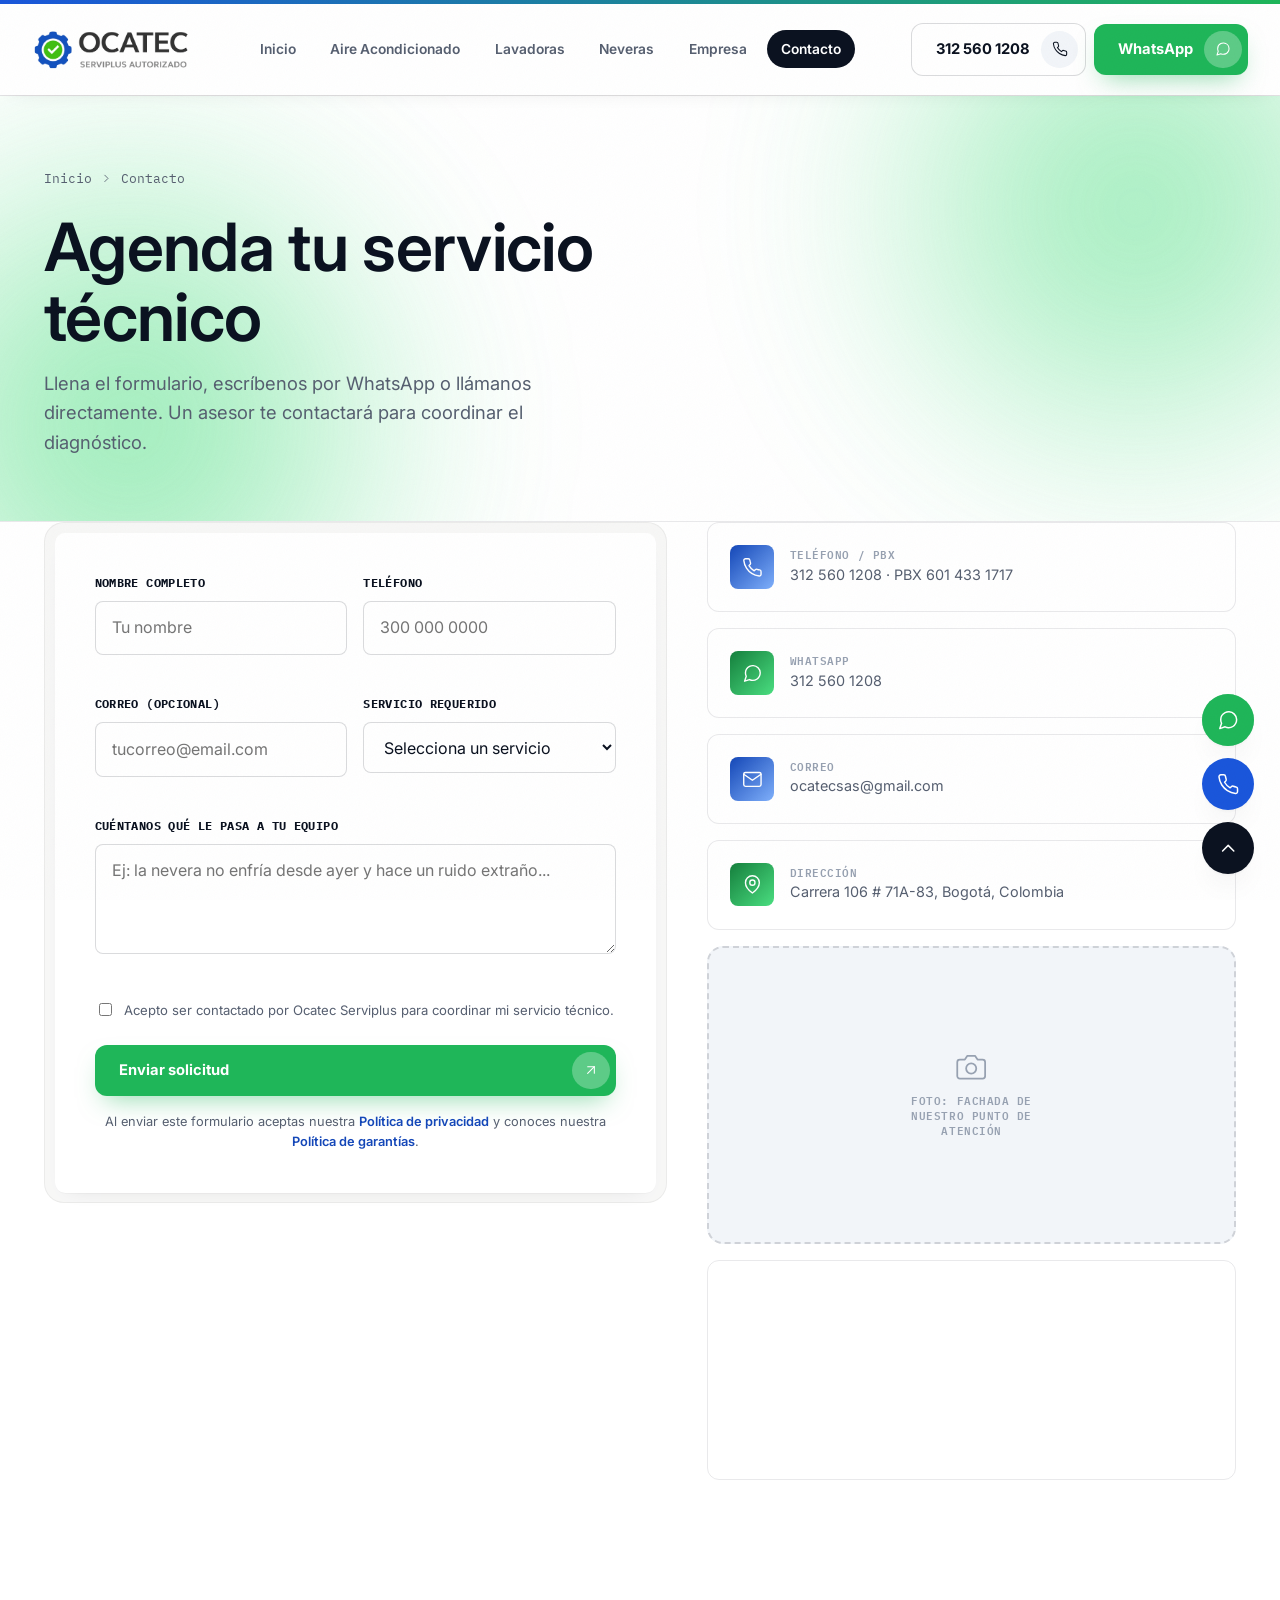
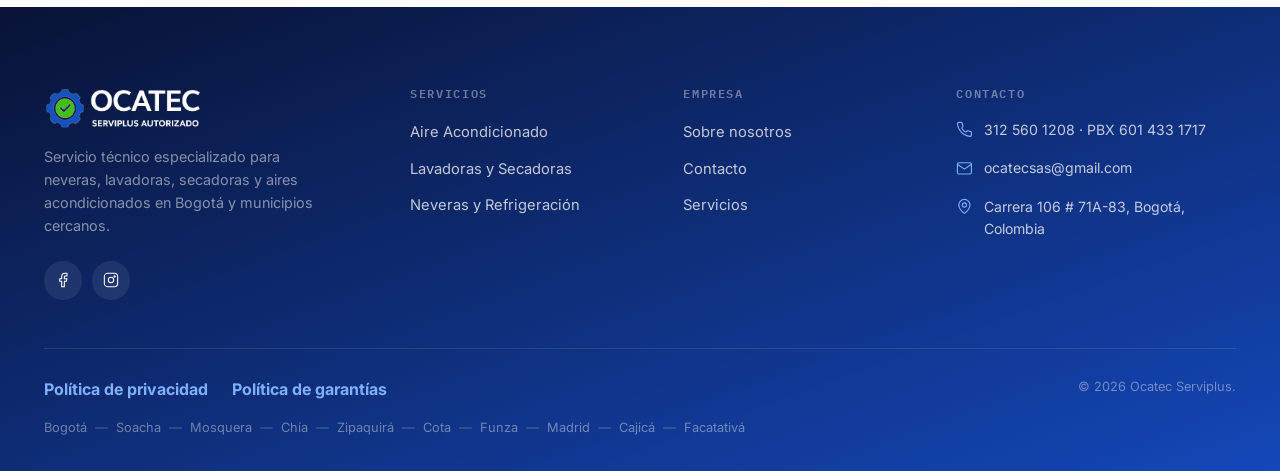
<file: contacto.html>
<!DOCTYPE html>
<html lang="es-CO">
<head>
<meta charset="UTF-8">
<meta name="viewport" content="width=device-width, initial-scale=1.0">
<title>Agenda tu Servicio Técnico en Bogotá | Ocatec Serviplus</title>
<meta name="description" content="Solicita tu servicio técnico en Bogotá. Llama, escribe por WhatsApp o llena el formulario y te contactamos para agendar la visita.">
<link rel="canonical" href="https://alejandro042305.github.io/OcatecSas/contacto.html">
<meta property="og:type" content="website">
<meta property="og:title" content="Agenda tu Servicio Técnico en Bogotá">
<meta property="og:description" content="Solicita tu servicio técnico en Bogotá. Llama, escribe por WhatsApp o llena el formulario y te contactamos para agendar la visita.">
<meta property="og:url" content="https://alejandro042305.github.io/OcatecSas/contacto.html">
<meta property="og:site_name" content="Ocatec Serviplus">
<meta property="og:locale" content="es_CO">
<meta name="twitter:card" content="summary">
<meta name="twitter:title" content="Agenda tu Servicio Técnico en Bogotá">
<meta name="twitter:description" content="Solicita tu servicio técnico en Bogotá. Llama, escribe por WhatsApp o llena el formulario y te contactamos para agendar la visita.">
<link rel="icon" type="image/png" href="img/favicon.png">
<link rel="apple-touch-icon" href="img/apple-touch-icon.png">
<link rel="preconnect" href="https://fonts.googleapis.com">
<link rel="preconnect" href="https://fonts.gstatic.com" crossorigin>
<link rel="stylesheet" href="https://fonts.googleapis.com/css2?family=Inter:wght@400;500;600;700;800;900&family=IBM+Plex+Mono:wght@400;500;600&display=swap">
<link rel="stylesheet" href="css/style.css">
<script type="application/ld+json">
{
  "@context": "https://schema.org",
  "@type": "LocalBusiness",
  "name": "Ocatec Serviplus",
  "description": "Servicio t\u00e9cnico independiente especializado en reparaci\u00f3n de neveras, lavadoras y aires acondicionados en Bogot\u00e1 y municipios cercanos.",
  "telephone": "+573125601208",
  "email": "ocatecsas@gmail.com",
  "url": "https://alejandro042305.github.io/OcatecSas/",
  "address": {
    "@type": "PostalAddress",
    "streetAddress": "Carrera 106 # 71A-83",
    "addressLocality": "Bogot\u00e1",
    "addressCountry": "CO"
  },
  "areaServed": ["Bogot\u00e1", "Soacha", "Mosquera", "Ch\u00eda", "Zipaquir\u00e1", "Cota", "Funza", "Madrid", "Cajic\u00e1", "Facatativ\u00e1"],
  "sameAs": [
    "https://www.facebook.com/OcatecAutorizadoServiplus",
    "https://www.instagram.com/ocatecsas"
  ]
}
</script>
<script type="application/ld+json">
{
  "@context": "https://schema.org",
  "@type": "BreadcrumbList",
  "itemListElement": [
    {"@type": "ListItem", "position": 1, "name": "Inicio", "item": "https://alejandro042305.github.io/OcatecSas/"},
    {"@type": "ListItem", "position": 2, "name": "Contacto", "item": "https://alejandro042305.github.io/OcatecSas/contacto.html"}
  ]
}
</script>
</head>
<body>

<div class="top-accent-bar"></div>

<div class="nav-wrap">
  <nav class="nav">
    <a href="index.html" class="nav-logo">
      <img class="nav-logo-full" src="img/logo-full.png" alt="Ocatec Serviplus - Serviplus Autorizado" loading="eager">
    </a>
    <div class="nav-links">
      <a href="index.html">Inicio</a>
      <a href="aire-acondicionado.html">Aire Acondicionado</a>
      <a href="lavadora.html">Lavadoras</a>
      <a href="nevera.html">Neveras</a>
      <a href="empresa.html">Empresa</a>
      <a href="contacto.html" class="active">Contacto</a>
    </div>
    <div class="nav-cta">
      <a href="tel:+573125601208" class="btn btn-ghost">
        <span class="btn-label">312 560 1208</span>
        <span class="btn-icon"><svg class="icon" viewBox="0 0 24 24" style="width:1rem;height:1rem"><path d="M22 16.92v3a2 2 0 0 1-2.18 2 19.79 19.79 0 0 1-8.63-3.07 19.5 19.5 0 0 1-6-6A19.79 19.79 0 0 1 2.12 4.18 2 2 0 0 1 4.11 2h3a2 2 0 0 1 2 1.72c.13.96.36 1.9.7 2.81a2 2 0 0 1-.45 2.11L8.09 9.91a16 16 0 0 0 6 6l1.27-1.27a2 2 0 0 1 2.11-.45c.91.34 1.85.57 2.81.7A2 2 0 0 1 22 16.92Z"/></svg></span>
      </a>
      <a href="https://wa.me/573125601208" data-wa="Hola, quiero solicitar un servicio técnico." class="btn btn-amber">
        <span class="btn-label">WhatsApp</span>
        <span class="btn-icon"><svg class="icon" viewBox="0 0 24 24" style="width:1rem;height:1rem;stroke:#fff"><path d="M21 11.5a8.38 8.38 0 0 1-.9 3.8 8.5 8.5 0 0 1-7.6 4.7 8.38 8.38 0 0 1-3.8-.9L3 21l1.9-5.7a8.38 8.38 0 0 1-.9-3.8 8.5 8.5 0 0 1 4.7-7.6 8.38 8.38 0 0 1 3.8-.9h.5a8.48 8.48 0 0 1 8 8v.5Z"/></svg></span>
      </a>
    </div>
    <button class="nav-burger" data-burger aria-label="Abrir menú"><span></span><span></span></button>
  </nav>
</div>

<div class="mobile-overlay" data-overlay>
  <a href="index.html">Inicio</a>
  <a href="aire-acondicionado.html">Aire Acondicionado</a>
  <a href="lavadora.html">Lavadoras</a>
  <a href="nevera.html">Neveras</a>
  <a href="empresa.html">Empresa</a>
  <a href="contacto.html">Contacto</a>
  <a href="https://wa.me/573125601208" data-wa="Hola, quiero solicitar un servicio técnico." class="btn btn-amber mobile-cta">
    <span class="btn-label">Escríbenos por WhatsApp</span>
    <span class="btn-icon"><svg class="icon" viewBox="0 0 24 24" style="width:1rem;height:1rem;stroke:#fff"><path d="M21 11.5a8.38 8.38 0 0 1-.9 3.8 8.5 8.5 0 0 1-7.6 4.7 8.38 8.38 0 0 1-3.8-.9L3 21l1.9-5.7a8.38 8.38 0 0 1-.9-3.8 8.5 8.5 0 0 1 4.7-7.6 8.38 8.38 0 0 1 3.8-.9h.5a8.48 8.48 0 0 1 8 8v.5Z"/></svg></span>
  </a>
</div>

<main>

  <section class="page-hero glow-field" style="padding-bottom:1rem">
    <div class="container">
      <div class="breadcrumb reveal is-visible">
        <a href="index.html">Inicio</a>
        <svg class="icon" viewBox="0 0 24 24"><path d="m9 6 6 6-6 6"/></svg>
        <span>Contacto</span>
      </div>
      <div class="section-head reveal is-visible">
        <h1>Agenda tu servicio técnico</h1>
        <p class="lede" style="margin-top:1rem">Llena el formulario, escríbenos por WhatsApp o llámanos directamente. Un asesor te contactará para coordinar el diagnóstico.</p>
      </div>
    </div>
  </section>

  <section class="section" style="padding-top:0">
    <div class="container">
      <div class="form-wrap">

        <div class="form-card reveal is-visible">
          <div class="form-card-inner">
            <form data-contact-form novalidate>
              <div class="field-row">
                <div class="field">
                  <label for="nombre">Nombre completo</label>
                  <input type="text" id="nombre" name="nombre" placeholder="Tu nombre">
                  <div class="field-error"></div>
                </div>
                <div class="field">
                  <label for="telefono">Teléfono</label>
                  <input type="tel" id="telefono" name="telefono" placeholder="300 000 0000">
                  <div class="field-error"></div>
                </div>
              </div>

              <div class="field-row">
                <div class="field">
                  <label for="email">Correo (opcional)</label>
                  <input type="email" id="email" name="email" placeholder="tucorreo@email.com">
                  <div class="field-error"></div>
                </div>
                <div class="field">
                  <label for="servicio">Servicio requerido</label>
                  <select id="servicio" name="servicio">
                    <option value="">Selecciona un servicio</option>
                    <option value="Aire acondicionado">Aire acondicionado</option>
                    <option value="Lavadora o secadora">Lavadora o secadora</option>
                    <option value="Nevera o refrigeración">Nevera o refrigeración</option>
                    <option value="Instalación de electrodoméstico">Instalación de electrodoméstico</option>
                    <option value="Otro">Otro</option>
                  </select>
                  <div class="field-error"></div>
                </div>
              </div>

              <div class="field">
                <label for="mensaje">Cuéntanos qué le pasa a tu equipo</label>
                <textarea id="mensaje" name="mensaje" placeholder="Ej: la nevera no enfría desde ayer y hace un ruido extraño..."></textarea>
                <div class="field-error"></div>
              </div>

              <label class="consent">
                <input type="checkbox" required>
                <span>Acepto ser contactado por Ocatec Serviplus para coordinar mi servicio técnico.</span>
              </label>

              <button type="submit" class="btn btn-amber btn-block">
                <span class="btn-label">Enviar solicitud</span>
                <span class="btn-icon"><svg class="icon" viewBox="0 0 24 24" style="width:1rem;height:1rem;stroke:#fff"><path d="M7 17 17 7"/><path d="M7 7h10v10"/></svg></span>
              </button>

              <p class="text-muted" style="font-size:0.8rem; text-align:center; margin-top:1rem">
                Al enviar este formulario aceptas nuestra <a href="privacidad.html" style="color:var(--petrol-700); font-weight:600">Política de privacidad</a> y conoces nuestra <a href="garantias.html" style="color:var(--petrol-700); font-weight:600">Política de garantías</a>.
              </p>
            </form>
          </div>
        </div>

        <div class="reveal is-visible">
          <div class="contact-info-list">
            <div class="contact-info-item">
              <span class="card-icon"><svg class="icon" viewBox="0 0 24 24" style="color:#fff"><path d="M22 16.92v3a2 2 0 0 1-2.18 2 19.79 19.79 0 0 1-8.63-3.07 19.5 19.5 0 0 1-6-6A19.79 19.79 0 0 1 2.12 4.18 2 2 0 0 1 4.11 2h3a2 2 0 0 1 2 1.72c.13.96.36 1.9.7 2.81a2 2 0 0 1-.45 2.11L8.09 9.91a16 16 0 0 0 6 6l1.27-1.27a2 2 0 0 1 2.11-.45c.91.34 1.85.57 2.81.7A2 2 0 0 1 22 16.92Z"/></svg></span>
              <div><h4>Teléfono / PBX</h4><p><a href="tel:+573125601208">312 560 1208</a> · <a href="tel:+576014331717">PBX 601 433 1717</a></p></div>
            </div>
            <div class="contact-info-item">
              <span class="card-icon amber"><svg class="icon" viewBox="0 0 24 24"><path d="M21 11.5a8.38 8.38 0 0 1-.9 3.8 8.5 8.5 0 0 1-7.6 4.7 8.38 8.38 0 0 1-3.8-.9L3 21l1.9-5.7a8.38 8.38 0 0 1-.9-3.8 8.5 8.5 0 0 1 4.7-7.6 8.38 8.38 0 0 1 3.8-.9h.5a8.48 8.48 0 0 1 8 8v.5Z"/></svg></span>
              <div><h4>WhatsApp</h4><p><a href="https://wa.me/573125601208" data-wa="Hola, quiero solicitar un servicio técnico.">312 560 1208</a></p></div>
            </div>
            <div class="contact-info-item">
              <span class="card-icon"><svg class="icon" viewBox="0 0 24 24" style="color:#fff"><rect x="2" y="4" width="20" height="16" rx="2"/><path d="m22 6-10 7L2 6"/></svg></span>
              <div><h4>Correo</h4><p><a href="mailto:ocatecsas@gmail.com">ocatecsas@gmail.com</a></p></div>
            </div>
            <div class="contact-info-item">
              <span class="card-icon amber"><svg class="icon" viewBox="0 0 24 24"><path d="M20 10c0 6-8 12-8 12s-8-6-8-12a8 8 0 0 1 16 0Z"/><circle cx="12" cy="10" r="3"/></svg></span>
              <div><h4>Dirección</h4><p>Carrera 106 # 71A-83, Bogotá, Colombia</p></div>
            </div>
          </div>

          <div class="photo-slot ar-16-9" style="margin-top:1rem">
            <svg class="icon" viewBox="0 0 24 24"><path d="M23 19a2 2 0 0 1-2 2H3a2 2 0 0 1-2-2V8a2 2 0 0 1 2-2h4l2-3h6l2 3h4a2 2 0 0 1 2 2Z"/><circle cx="12" cy="13" r="4"/></svg>
            <span class="ps-label">Foto: fachada de nuestro punto de atención</span>
          </div>

          <div class="map-embed" id="mapa" style="margin-top:1rem">
            <iframe title="Ubicación Ocatec Serviplus" src="https://www.google.com/maps/embed?pb=!1m2!2m1!1sCarrera+106+%2371A-83,+Bogot%C3%A1,+Colombia" loading="lazy" referrerpolicy="no-referrer-when-downgrade"></iframe>
          </div>
        </div>

      </div>
    </div>
  </section>

</main>

<footer class="footer">
  <div class="container">
    <div class="footer-grid">
      <div class="footer-brand">
        <a href="index.html" class="nav-logo">
          <img class="nav-logo-full" src="img/logo-full-light.png" alt="Ocatec Serviplus - Serviplus Autorizado" loading="lazy">
        </a>
        <p>Servicio técnico especializado para neveras, lavadoras, secadoras y aires acondicionados en Bogotá y municipios cercanos.</p>
        <div class="footer-social">
          <a href="https://www.facebook.com/OcatecAutorizadoServiplus" target="_blank" rel="noopener" aria-label="Facebook"><svg class="icon" viewBox="0 0 24 24" style="width:1rem;height:1rem;color:#fff"><path d="M18 2h-3a5 5 0 0 0-5 5v3H7v4h3v8h4v-8h3l1-4h-4V7a1 1 0 0 1 1-1h3Z"/></svg></a>
          <a href="https://www.instagram.com/ocatecsas" target="_blank" rel="noopener" aria-label="Instagram"><svg class="icon" viewBox="0 0 24 24" style="width:1rem;height:1rem;color:#fff"><rect x="2" y="2" width="20" height="20" rx="5"/><circle cx="12" cy="12" r="4"/><circle cx="17.5" cy="6.5" r="1"/></svg></a>
        </div>
      </div>
      <div>
        <h4>Servicios</h4>
        <ul class="footer-links">
          <li><a href="aire-acondicionado.html">Aire Acondicionado</a></li>
          <li><a href="lavadora.html">Lavadoras y Secadoras</a></li>
          <li><a href="nevera.html">Neveras y Refrigeración</a></li>
        </ul>
      </div>
      <div>
        <h4>Empresa</h4>
        <ul class="footer-links">
          <li><a href="empresa.html">Sobre nosotros</a></li>
          <li><a href="contacto.html">Contacto</a></li>
          <li><a href="index.html#servicios">Servicios</a></li>
        </ul>
      </div>
      <div>
        <h4>Contacto</h4>
        <ul class="footer-contact">
          <li><svg class="icon" viewBox="0 0 24 24"><path d="M22 16.92v3a2 2 0 0 1-2.18 2 19.79 19.79 0 0 1-8.63-3.07 19.5 19.5 0 0 1-6-6A19.79 19.79 0 0 1 2.12 4.18 2 2 0 0 1 4.11 2h3a2 2 0 0 1 2 1.72c.13.96.36 1.9.7 2.81a2 2 0 0 1-.45 2.11L8.09 9.91a16 16 0 0 0 6 6l1.27-1.27a2 2 0 0 1 2.11-.45c.91.34 1.85.57 2.81.7A2 2 0 0 1 22 16.92Z"/></svg><span>312 560 1208 · PBX 601 433 1717</span></li>
          <li><svg class="icon" viewBox="0 0 24 24"><rect x="2" y="4" width="20" height="16" rx="2"/><path d="m22 6-10 7L2 6"/></svg><span>ocatecsas@gmail.com</span></li>
          <li><svg class="icon" viewBox="0 0 24 24"><path d="M20 10c0 6-8 12-8 12s-8-6-8-12a8 8 0 0 1 16 0Z"/><circle cx="12" cy="10" r="3"/></svg><span>Carrera 106 # 71A-83, Bogotá, Colombia</span></li>
        </ul>
      </div>
    </div>
    <div class="footer-bottom">
      <div class="footer-legal">
        <a href="privacidad.html">Política de privacidad</a>
        <a href="garantias.html">Política de garantías</a>
      </div>
      <span>© <span data-year></span> Ocatec Serviplus.</span>
      <div class="footer-bottom-locations">
        <span>Bogotá</span><span>Soacha</span><span>Mosquera</span><span>Chía</span><span>Zipaquirá</span><span>Cota</span><span>Funza</span><span>Madrid</span><span>Cajicá</span><span>Facatativá</span>
      </div>
    </div>
  </div>
</footer>

<nav class="bottom-tab-bar" aria-label="Navegación móvil">
  <a href="index.html">
    <svg class="icon" viewBox="0 0 24 24"><path d="M3 9l9-7 9 7v11a2 2 0 0 1-2 2H5a2 2 0 0 1-2-2z"/><path d="M9 22V12h6v10"/></svg>
    <span>Inicio</span>
  </a>
  <a href="nevera.html">
    <svg class="icon" viewBox="0 0 24 24"><rect x="5" y="2" width="14" height="20" rx="2"/><line x1="5" y1="10" x2="19" y2="10"/><line x1="9" y1="5" x2="9" y2="7"/><line x1="9" y1="14" x2="9" y2="17"/></svg>
    <span>Neveras</span>
  </a>
  <a href="lavadora.html">
    <svg class="icon" viewBox="0 0 24 24"><rect x="3" y="3" width="18" height="18" rx="2"/><circle cx="12" cy="13" r="5"/><circle cx="12" cy="13" r="2"/></svg>
    <span>Lavadoras</span>
  </a>
  <a href="aire-acondicionado.html">
    <svg class="icon" viewBox="0 0 24 24"><rect x="2" y="6" width="20" height="6" rx="2"/><path d="M4 16c1 2 3 2 4 0M9 17c1 2 3 2 4 0M14 16c1 2 3 2 4 0"/></svg>
    <span>Aires</span>
  </a>
  <a href="contacto.html" class="active">
    <svg class="icon" viewBox="0 0 24 24"><rect x="2" y="4" width="20" height="16" rx="2"/><path d="m22 6-10 7L2 6"/></svg>
    <span>Contacto</span>
  </a>
</nav>

<div class="fab-stack">
  <a href="https://wa.me/573125601208" data-wa="Hola, quiero solicitar un servicio técnico." class="fab fab-wa" aria-label="Escríbenos por WhatsApp">
    <svg class="icon" viewBox="0 0 24 24"><path d="M21 11.5a8.38 8.38 0 0 1-.9 3.8 8.5 8.5 0 0 1-7.6 4.7 8.38 8.38 0 0 1-3.8-.9L3 21l1.9-5.7a8.38 8.38 0 0 1-.9-3.8 8.5 8.5 0 0 1 4.7-7.6 8.38 8.38 0 0 1 3.8-.9h.5a8.48 8.48 0 0 1 8 8v.5Z"/></svg>
  </a>
  <a href="tel:+573125601208" class="fab fab-call" aria-label="Llamar ahora">
    <svg class="icon" viewBox="0 0 24 24"><path d="M22 16.92v3a2 2 0 0 1-2.18 2 19.79 19.79 0 0 1-8.63-3.07 19.5 19.5 0 0 1-6-6A19.79 19.79 0 0 1 2.12 4.18 2 2 0 0 1 4.11 2h3a2 2 0 0 1 2 1.72c.13.96.36 1.9.7 2.81a2 2 0 0 1-.45 2.11L8.09 9.91a16 16 0 0 0 6 6l1.27-1.27a2 2 0 0 1 2.11-.45c.91.34 1.85.57 2.81.7A2 2 0 0 1 22 16.92Z"/></svg>
  </a>
  <a href="#top" class="fab fab-top" data-to-top aria-label="Volver arriba">
    <svg class="icon" viewBox="0 0 24 24"><path d="m18 15-6-6-6 6"/></svg>
  </a>
</div>

<script src="js/main.js"></script>
</body>
</html>
</file>
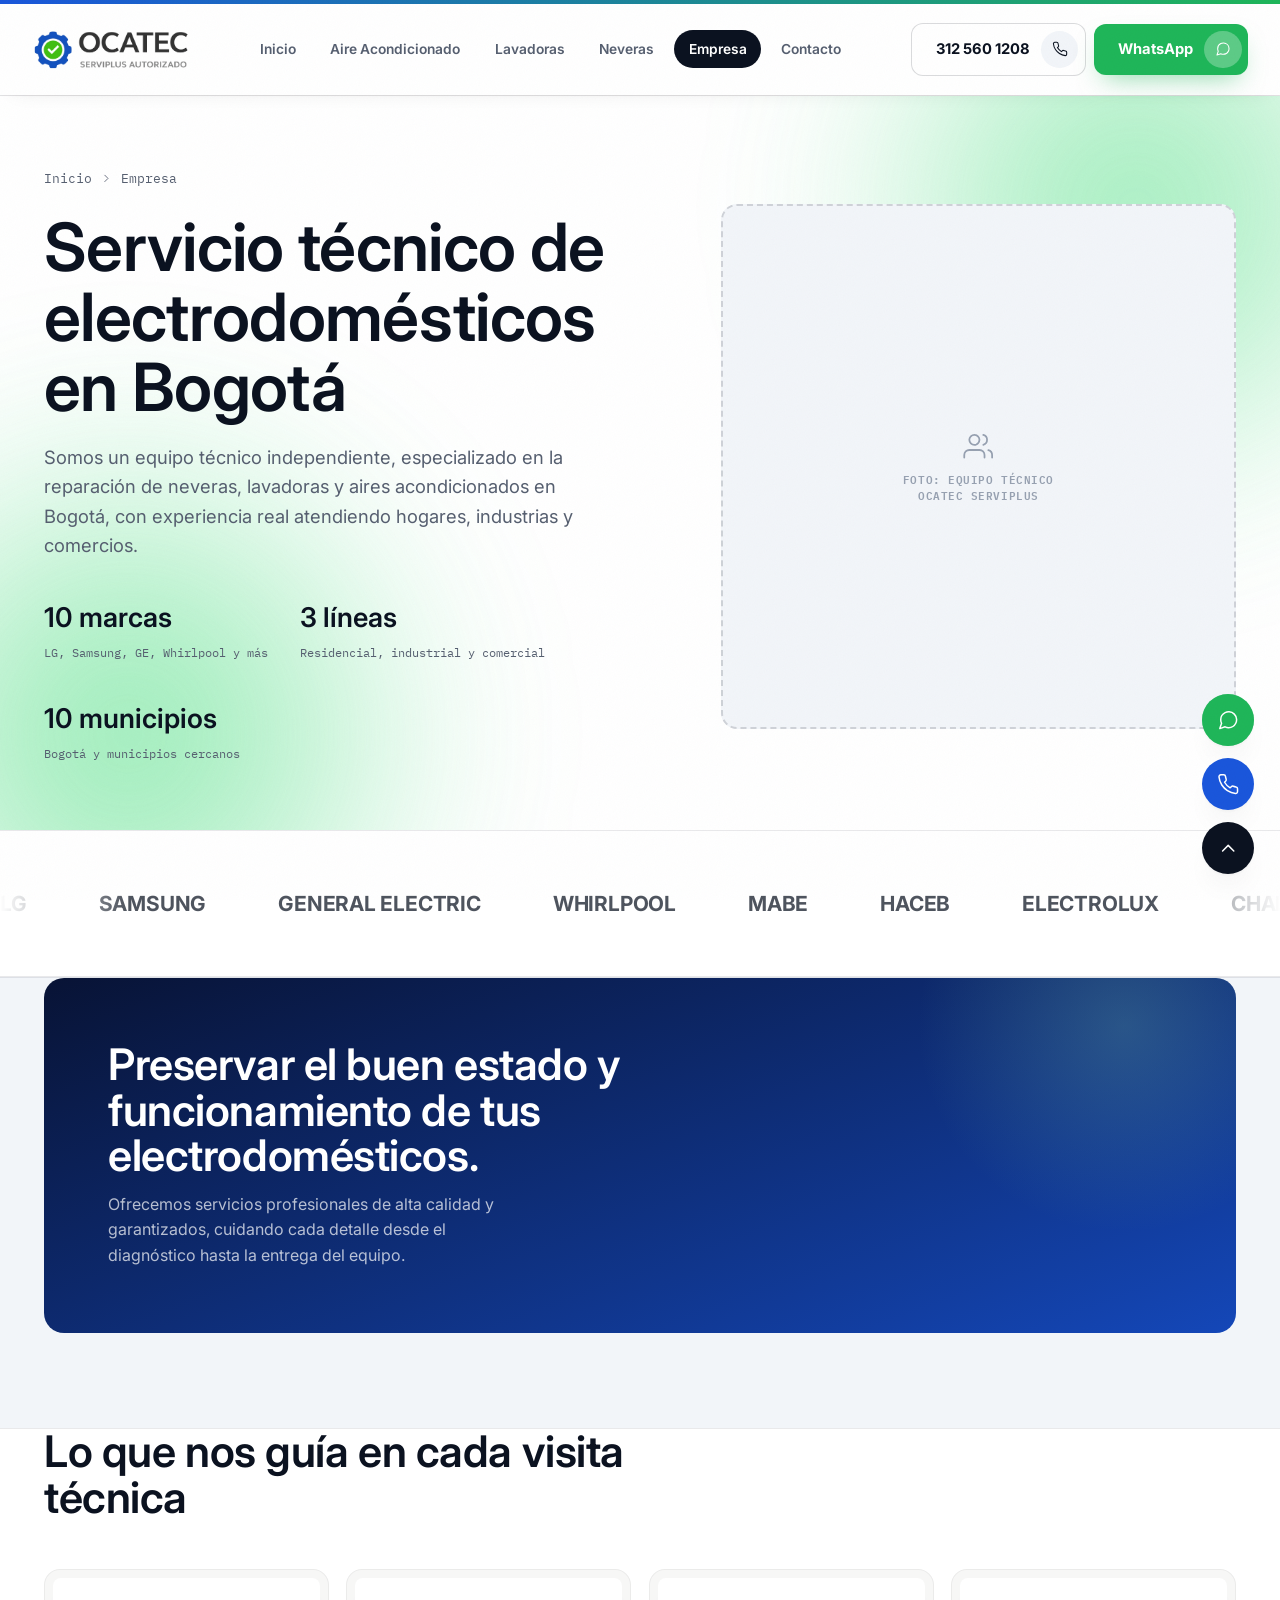
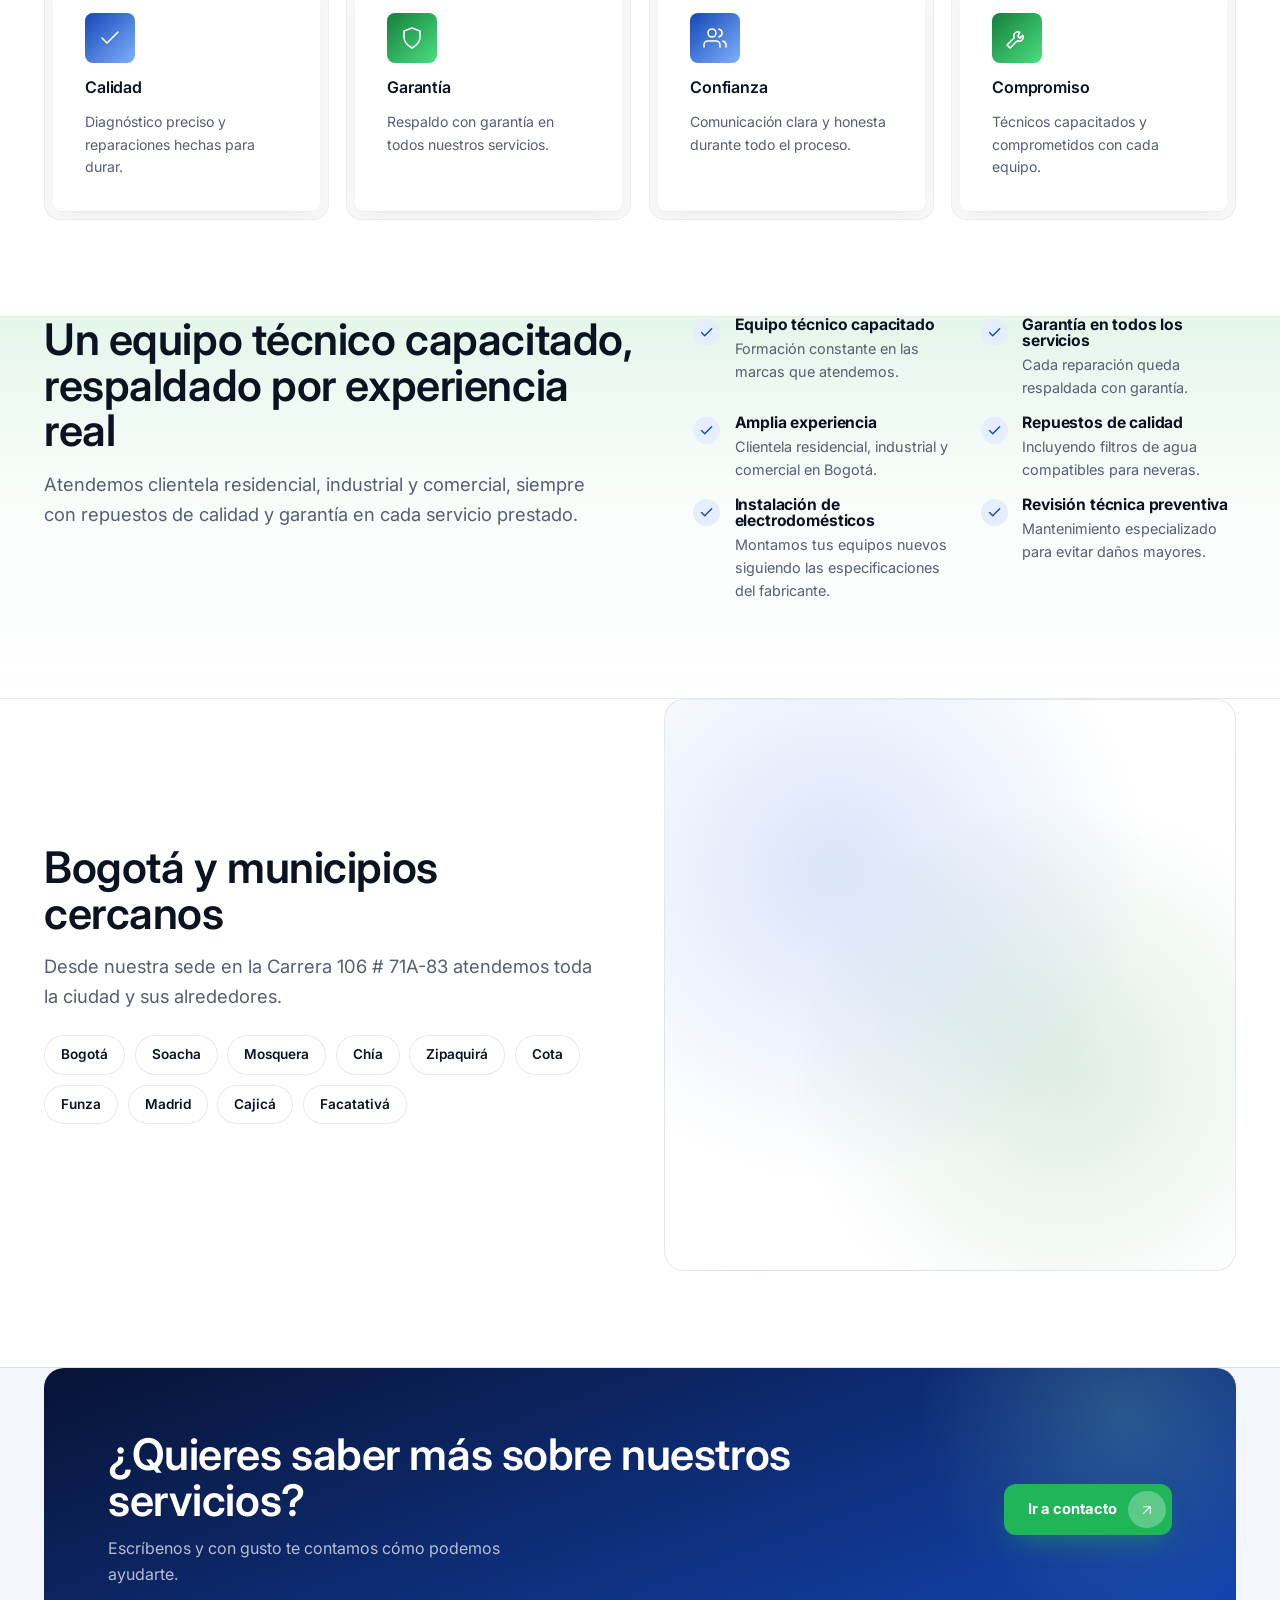
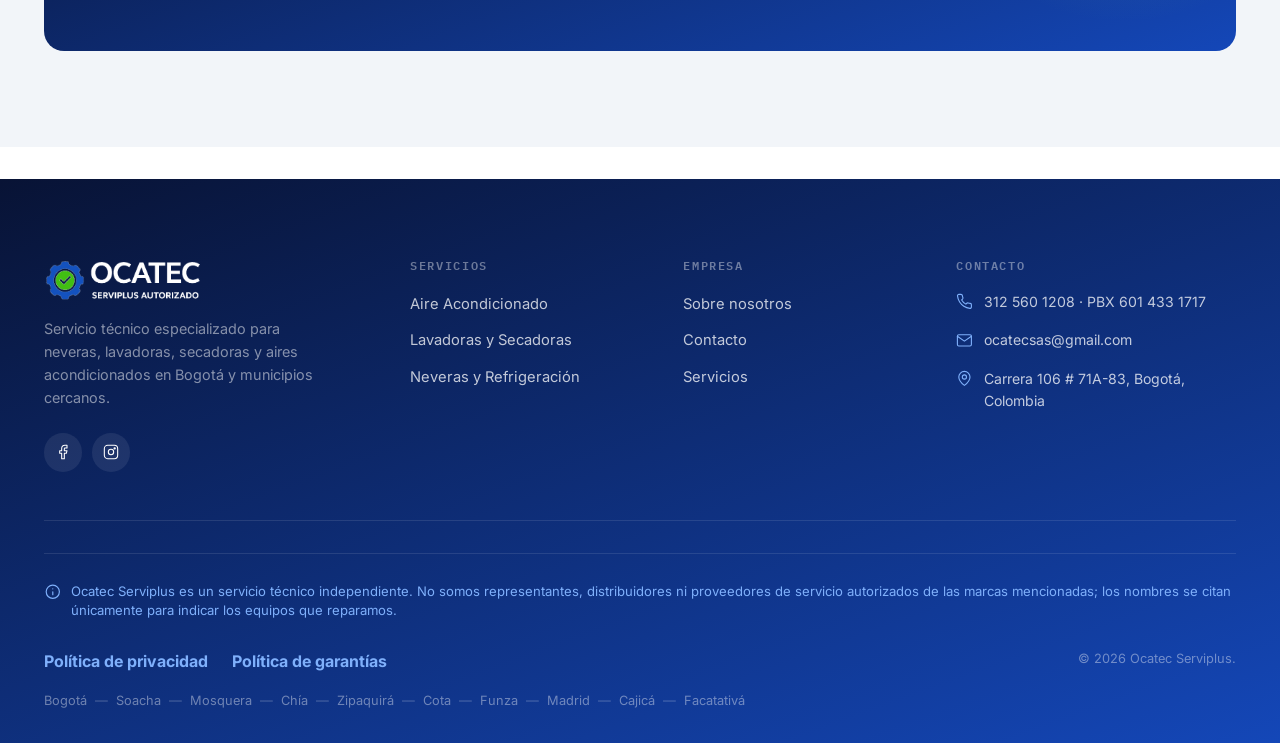
<file: empresa.html>
<!DOCTYPE html>
<html lang="es-CO">
<head>
<meta charset="UTF-8">
<meta name="viewport" content="width=device-width, initial-scale=1.0">
<title>Servicio Técnico de Electrodomésticos en Bogotá | Ocatec Serviplus</title>
<meta name="description" content="Conoce a Ocatec Serviplus: servicio técnico profesional para neveras, lavadoras y aires acondicionados en Bogotá, con técnicos certificados y garantía.">
<link rel="canonical" href="https://alejandro042305.github.io/OcatecSas/empresa.html">
<meta property="og:type" content="website">
<meta property="og:title" content="Servicio Técnico de Electrodomésticos en Bogotá">
<meta property="og:description" content="Conoce a Ocatec Serviplus: servicio técnico profesional para neveras, lavadoras y aires acondicionados en Bogotá, con técnicos certificados y garantía.">
<meta property="og:url" content="https://alejandro042305.github.io/OcatecSas/empresa.html">
<meta property="og:site_name" content="Ocatec Serviplus">
<meta property="og:locale" content="es_CO">
<meta name="twitter:card" content="summary">
<meta name="twitter:title" content="Servicio Técnico de Electrodomésticos en Bogotá">
<meta name="twitter:description" content="Conoce a Ocatec Serviplus: servicio técnico profesional para neveras, lavadoras y aires acondicionados en Bogotá, con técnicos certificados y garantía.">
<link rel="icon" type="image/png" href="img/favicon.png">
<link rel="apple-touch-icon" href="img/apple-touch-icon.png">
<link rel="preconnect" href="https://fonts.googleapis.com">
<link rel="preconnect" href="https://fonts.gstatic.com" crossorigin>
<link rel="stylesheet" href="https://fonts.googleapis.com/css2?family=Inter:wght@400;500;600;700;800;900&family=IBM+Plex+Mono:wght@400;500;600&display=swap">
<link rel="stylesheet" href="css/style.css">
<script type="application/ld+json">
{
  "@context": "https://schema.org",
  "@type": "LocalBusiness",
  "name": "Ocatec Serviplus",
  "description": "Servicio t\u00e9cnico independiente especializado en reparaci\u00f3n de neveras, lavadoras y aires acondicionados en Bogot\u00e1 y municipios cercanos.",
  "telephone": "+573125601208",
  "email": "ocatecsas@gmail.com",
  "url": "https://alejandro042305.github.io/OcatecSas/",
  "address": {
    "@type": "PostalAddress",
    "streetAddress": "Carrera 106 # 71A-83",
    "addressLocality": "Bogot\u00e1",
    "addressCountry": "CO"
  },
  "areaServed": ["Bogot\u00e1", "Soacha", "Mosquera", "Ch\u00eda", "Zipaquir\u00e1", "Cota", "Funza", "Madrid", "Cajic\u00e1", "Facatativ\u00e1"],
  "sameAs": [
    "https://www.facebook.com/OcatecAutorizadoServiplus",
    "https://www.instagram.com/ocatecsas"
  ]
}
</script>
<script type="application/ld+json">
{
  "@context": "https://schema.org",
  "@type": "BreadcrumbList",
  "itemListElement": [
    {"@type": "ListItem", "position": 1, "name": "Inicio", "item": "https://alejandro042305.github.io/OcatecSas/"},
    {"@type": "ListItem", "position": 2, "name": "Empresa", "item": "https://alejandro042305.github.io/OcatecSas/empresa.html"}
  ]
}
</script>
</head>
<body>

<div class="top-accent-bar"></div>

<div class="nav-wrap">
  <nav class="nav">
    <a href="index.html" class="nav-logo">
      <img class="nav-logo-full" src="img/logo-full.png" alt="Ocatec Serviplus - Serviplus Autorizado" loading="eager">
    </a>
    <div class="nav-links">
      <a href="index.html">Inicio</a>
      <a href="aire-acondicionado.html">Aire Acondicionado</a>
      <a href="lavadora.html">Lavadoras</a>
      <a href="nevera.html">Neveras</a>
      <a href="empresa.html" class="active">Empresa</a>
      <a href="contacto.html">Contacto</a>
    </div>
    <div class="nav-cta">
      <a href="tel:+573125601208" class="btn btn-ghost">
        <span class="btn-label">312 560 1208</span>
        <span class="btn-icon"><svg class="icon" viewBox="0 0 24 24" style="width:1rem;height:1rem"><path d="M22 16.92v3a2 2 0 0 1-2.18 2 19.79 19.79 0 0 1-8.63-3.07 19.5 19.5 0 0 1-6-6A19.79 19.79 0 0 1 2.12 4.18 2 2 0 0 1 4.11 2h3a2 2 0 0 1 2 1.72c.13.96.36 1.9.7 2.81a2 2 0 0 1-.45 2.11L8.09 9.91a16 16 0 0 0 6 6l1.27-1.27a2 2 0 0 1 2.11-.45c.91.34 1.85.57 2.81.7A2 2 0 0 1 22 16.92Z"/></svg></span>
      </a>
      <a href="https://wa.me/573125601208" data-wa="Hola, quiero más información sobre Ocatec Serviplus." class="btn btn-amber">
        <span class="btn-label">WhatsApp</span>
        <span class="btn-icon"><svg class="icon" viewBox="0 0 24 24" style="width:1rem;height:1rem;stroke:#fff"><path d="M21 11.5a8.38 8.38 0 0 1-.9 3.8 8.5 8.5 0 0 1-7.6 4.7 8.38 8.38 0 0 1-3.8-.9L3 21l1.9-5.7a8.38 8.38 0 0 1-.9-3.8 8.5 8.5 0 0 1 4.7-7.6 8.38 8.38 0 0 1 3.8-.9h.5a8.48 8.48 0 0 1 8 8v.5Z"/></svg></span>
      </a>
    </div>
    <button class="nav-burger" data-burger aria-label="Abrir menú"><span></span><span></span></button>
  </nav>
</div>

<div class="mobile-overlay" data-overlay>
  <a href="index.html">Inicio</a>
  <a href="aire-acondicionado.html">Aire Acondicionado</a>
  <a href="lavadora.html">Lavadoras</a>
  <a href="nevera.html">Neveras</a>
  <a href="empresa.html">Empresa</a>
  <a href="contacto.html">Contacto</a>
  <a href="https://wa.me/573125601208" data-wa="Hola, quiero más información sobre Ocatec Serviplus." class="btn btn-amber mobile-cta">
    <span class="btn-label">Escríbenos por WhatsApp</span>
    <span class="btn-icon"><svg class="icon" viewBox="0 0 24 24" style="width:1rem;height:1rem;stroke:#fff"><path d="M21 11.5a8.38 8.38 0 0 1-.9 3.8 8.5 8.5 0 0 1-7.6 4.7 8.38 8.38 0 0 1-3.8-.9L3 21l1.9-5.7a8.38 8.38 0 0 1-.9-3.8 8.5 8.5 0 0 1 4.7-7.6 8.38 8.38 0 0 1 3.8-.9h.5a8.48 8.48 0 0 1 8 8v.5Z"/></svg></span>
  </a>
</div>

<main>

  <section class="page-hero glow-field">
    <div class="container page-hero-grid">
      <div class="reveal is-visible">
        <div class="breadcrumb">
          <a href="index.html">Inicio</a>
          <svg class="icon" viewBox="0 0 24 24"><path d="m9 6 6 6-6 6"/></svg>
          <span>Empresa</span>
        </div>
        <h1>Servicio técnico de electrodomésticos en Bogotá</h1>
        <p class="lede" style="margin-top:1.25rem">Somos un equipo técnico independiente, especializado en la reparación de neveras, lavadoras y aires acondicionados en Bogotá, con experiencia real atendiendo hogares, industrias y comercios.</p>

        <div class="stat-strip">
          <div><strong>10 marcas</strong><span>LG, Samsung, GE, Whirlpool y más</span></div>
          <div><strong>3 líneas</strong><span>Residencial, industrial y comercial</span></div>
          <div><strong>10 municipios</strong><span>Bogotá y municipios cercanos</span></div>
        </div>
      </div>

      <div class="hero-visual reveal is-visible">
        <div class="about-photo-wrap" style="height:100%">
          <div class="photo-slot ar-4-3" style="width:100%; height:100%">
            <svg class="icon" viewBox="0 0 24 24"><path d="M17 21v-2a4 4 0 0 0-4-4H5a4 4 0 0 0-4 4v2"/><circle cx="9" cy="7" r="4"/><path d="M23 21v-2a4 4 0 0 0-3-3.87M16 3.13a4 4 0 0 1 0 7.75"/></svg>
            <span class="ps-label">Foto: equipo técnico Ocatec Serviplus</span>
          </div>
        </div>
      </div>
    </div>
  </section>

  <!-- MARQUEE -->
  <section style="padding:3.5rem 0; border-bottom:1px solid var(--line)">
    <div class="marquee">
      <div class="marquee-track">
        <span class="brand-word">LG</span>
        <span class="brand-word">SAMSUNG</span>
        <span class="brand-word">GENERAL ELECTRIC</span>
        <span class="brand-word">WHIRLPOOL</span>
        <span class="brand-word">MABE</span>
        <span class="brand-word">HACEB</span>
        <span class="brand-word">ELECTROLUX</span>
        <span class="brand-word">CHALLENGER</span>
        <span class="brand-word">KALLEY</span>
        <span class="brand-word">CHIQ</span>
        <span class="brand-word">LG</span>
        <span class="brand-word">SAMSUNG</span>
        <span class="brand-word">GENERAL ELECTRIC</span>
        <span class="brand-word">WHIRLPOOL</span>
        <span class="brand-word">MABE</span>
        <span class="brand-word">HACEB</span>
        <span class="brand-word">ELECTROLUX</span>
        <span class="brand-word">CHALLENGER</span>
        <span class="brand-word">KALLEY</span>
        <span class="brand-word">CHIQ</span>
      </div>
    </div>
  </section>

  <!-- MISION -->
  <section class="section section-alt" style="padding-top:0">
    <div class="container">
      <div class="cta-band reveal">
        <div>
          <h2>Preservar el buen estado y funcionamiento de tus electrodomésticos.</h2>
          <p>Ofrecemos servicios profesionales de alta calidad y garantizados, cuidando cada detalle desde el diagnóstico hasta la entrega del equipo.</p>
        </div>
      </div>
    </div>
  </section>

  <!-- VALORES -->
  <section class="section" style="padding-top:0">
    <div class="container">
      <div class="section-head reveal">
        <h2>Lo que nos guía en cada visita técnica</h2>
      </div>
      <div class="value-grid">
        <div class="card reveal">
          <div class="card-inner">
            <div class="card-icon"><svg class="icon" viewBox="0 0 24 24" style="color:#fff"><path d="M20 6 9 17l-5-5"/></svg></div>
            <h4 style="font-family:var(--font-body); font-size:1rem">Calidad</h4>
            <p class="text-muted" style="font-size:0.88rem">Diagnóstico preciso y reparaciones hechas para durar.</p>
          </div>
        </div>
        <div class="card reveal">
          <div class="card-inner">
            <div class="card-icon amber"><svg class="icon" viewBox="0 0 24 24"><path d="M12 2 4 5v6c0 5 3.5 8.5 8 11 4.5-2.5 8-6 8-11V5l-8-3Z"/></svg></div>
            <h4 style="font-family:var(--font-body); font-size:1rem">Garantía</h4>
            <p class="text-muted" style="font-size:0.88rem">Respaldo con garantía en todos nuestros servicios.</p>
          </div>
        </div>
        <div class="card reveal">
          <div class="card-inner">
            <div class="card-icon"><svg class="icon" viewBox="0 0 24 24" style="color:#fff"><path d="M17 21v-2a4 4 0 0 0-4-4H5a4 4 0 0 0-4 4v2"/><circle cx="9" cy="7" r="4"/><path d="M23 21v-2a4 4 0 0 0-3-3.87M16 3.13a4 4 0 0 1 0 7.75"/></svg></div>
            <h4 style="font-family:var(--font-body); font-size:1rem">Confianza</h4>
            <p class="text-muted" style="font-size:0.88rem">Comunicación clara y honesta durante todo el proceso.</p>
          </div>
        </div>
        <div class="card reveal">
          <div class="card-inner">
            <div class="card-icon amber"><svg class="icon" viewBox="0 0 24 24"><path d="M14.7 6.3a4 4 0 0 0-5.4 5.4L2 19l3 3 7.3-7.3a4 4 0 0 0 5.4-5.4l-2.8 2.8-2-2Z"/></svg></div>
            <h4 style="font-family:var(--font-body); font-size:1rem">Compromiso</h4>
            <p class="text-muted" style="font-size:0.88rem">Técnicos capacitados y comprometidos con cada equipo.</p>
          </div>
        </div>
      </div>
    </div>
  </section>

  <!-- DIFERENCIADORES -->
  <section class="section section-alt section-tint-green" style="padding-top:0">
    <div class="container">
      <div class="hero-grid" style="align-items:flex-start">
        <div class="reveal">
          <h2>Un equipo técnico capacitado, respaldado por experiencia real</h2>
          <p class="lede" style="margin-top:1rem">Atendemos clientela residencial, industrial y comercial, siempre con repuestos de calidad y garantía en cada servicio prestado.</p>
        </div>

        <div class="feature-list reveal">
          <div class="feature-item">
            <span class="tick"><svg class="icon" viewBox="0 0 24 24"><path d="M20 6 9 17l-5-5"/></svg></span>
            <div><h4>Equipo técnico capacitado</h4><p>Formación constante en las marcas que atendemos.</p></div>
          </div>
          <div class="feature-item">
            <span class="tick"><svg class="icon" viewBox="0 0 24 24"><path d="M20 6 9 17l-5-5"/></svg></span>
            <div><h4>Garantía en todos los servicios</h4><p>Cada reparación queda respaldada con garantía.</p></div>
          </div>
          <div class="feature-item">
            <span class="tick"><svg class="icon" viewBox="0 0 24 24"><path d="M20 6 9 17l-5-5"/></svg></span>
            <div><h4>Amplia experiencia</h4><p>Clientela residencial, industrial y comercial en Bogotá.</p></div>
          </div>
          <div class="feature-item">
            <span class="tick"><svg class="icon" viewBox="0 0 24 24"><path d="M20 6 9 17l-5-5"/></svg></span>
            <div><h4>Repuestos de calidad</h4><p>Incluyendo filtros de agua compatibles para neveras.</p></div>
          </div>
          <div class="feature-item">
            <span class="tick"><svg class="icon" viewBox="0 0 24 24"><path d="M20 6 9 17l-5-5"/></svg></span>
            <div><h4>Instalación de electrodomésticos</h4><p>Montamos tus equipos nuevos siguiendo las especificaciones del fabricante.</p></div>
          </div>
          <div class="feature-item">
            <span class="tick"><svg class="icon" viewBox="0 0 24 24"><path d="M20 6 9 17l-5-5"/></svg></span>
            <div><h4>Revisión técnica preventiva</h4><p>Mantenimiento especializado para evitar daños mayores.</p></div>
          </div>
        </div>
      </div>
    </div>
  </section>

  <!-- COBERTURA -->
  <section class="section" style="padding-top:0">
    <div class="container">
      <div class="coverage-wrap">
        <div class="reveal">
          <h2>Bogotá y municipios cercanos</h2>
          <p class="lede" style="margin-top:1rem">Desde nuestra sede en la Carrera 106 # 71A-83 atendemos toda la ciudad y sus alrededores.</p>
          <div class="coverage-chips">
            <span class="coverage-chip">Bogotá</span>
            <span class="coverage-chip">Soacha</span>
            <span class="coverage-chip">Mosquera</span>
            <span class="coverage-chip">Chía</span>
            <span class="coverage-chip">Zipaquirá</span>
            <span class="coverage-chip">Cota</span>
            <span class="coverage-chip">Funza</span>
            <span class="coverage-chip">Madrid</span>
            <span class="coverage-chip">Cajicá</span>
            <span class="coverage-chip">Facatativá</span>
          </div>
        </div>
        <div class="map-mock reveal" style="position:relative">
          <iframe title="Zona de cobertura Ocatec Serviplus" src="https://www.google.com/maps/embed?pb=!1m3!2m1!1sBogot%C3%A1,+Colombia!6i10" loading="lazy" referrerpolicy="no-referrer-when-downgrade" style="position:absolute; inset:0; width:100%; height:100%; border:0"></iframe>
        </div>
      </div>
    </div>
  </section>

  <section class="section section-alt" style="padding-top:0">
    <div class="container reveal">
      <div class="cta-band">
        <div>
          <h2>¿Quieres saber más sobre nuestros servicios?</h2>
          <p>Escríbenos y con gusto te contamos cómo podemos ayudarte.</p>
        </div>
        <div class="hero-actions">
          <a href="contacto.html" class="btn btn-amber">
            <span class="btn-label">Ir a contacto</span>
            <span class="btn-icon"><svg class="icon" viewBox="0 0 24 24" style="width:1rem;height:1rem;stroke:#fff"><path d="M7 17 17 7"/><path d="M7 7h10v10"/></svg></span>
          </a>
        </div>
      </div>
    </div>
  </section>

</main>

<footer class="footer">
  <div class="container">
    <div class="footer-grid">
      <div class="footer-brand">
        <a href="index.html" class="nav-logo">
          <img class="nav-logo-full" src="img/logo-full-light.png" alt="Ocatec Serviplus - Serviplus Autorizado" loading="lazy">
        </a>
        <p>Servicio técnico especializado para neveras, lavadoras, secadoras y aires acondicionados en Bogotá y municipios cercanos.</p>
        <div class="footer-social">
          <a href="https://www.facebook.com/OcatecAutorizadoServiplus" target="_blank" rel="noopener" aria-label="Facebook"><svg class="icon" viewBox="0 0 24 24" style="width:1rem;height:1rem;color:#fff"><path d="M18 2h-3a5 5 0 0 0-5 5v3H7v4h3v8h4v-8h3l1-4h-4V7a1 1 0 0 1 1-1h3Z"/></svg></a>
          <a href="https://www.instagram.com/ocatecsas" target="_blank" rel="noopener" aria-label="Instagram"><svg class="icon" viewBox="0 0 24 24" style="width:1rem;height:1rem;color:#fff"><rect x="2" y="2" width="20" height="20" rx="5"/><circle cx="12" cy="12" r="4"/><circle cx="17.5" cy="6.5" r="1"/></svg></a>
        </div>
      </div>
      <div>
        <h4>Servicios</h4>
        <ul class="footer-links">
          <li><a href="aire-acondicionado.html">Aire Acondicionado</a></li>
          <li><a href="lavadora.html">Lavadoras y Secadoras</a></li>
          <li><a href="nevera.html">Neveras y Refrigeración</a></li>
        </ul>
      </div>
      <div>
        <h4>Empresa</h4>
        <ul class="footer-links">
          <li><a href="empresa.html">Sobre nosotros</a></li>
          <li><a href="contacto.html">Contacto</a></li>
          <li><a href="index.html#servicios">Servicios</a></li>
        </ul>
      </div>
      <div>
        <h4>Contacto</h4>
        <ul class="footer-contact">
          <li><svg class="icon" viewBox="0 0 24 24"><path d="M22 16.92v3a2 2 0 0 1-2.18 2 19.79 19.79 0 0 1-8.63-3.07 19.5 19.5 0 0 1-6-6A19.79 19.79 0 0 1 2.12 4.18 2 2 0 0 1 4.11 2h3a2 2 0 0 1 2 1.72c.13.96.36 1.9.7 2.81a2 2 0 0 1-.45 2.11L8.09 9.91a16 16 0 0 0 6 6l1.27-1.27a2 2 0 0 1 2.11-.45c.91.34 1.85.57 2.81.7A2 2 0 0 1 22 16.92Z"/></svg><span>312 560 1208 · PBX 601 433 1717</span></li>
          <li><svg class="icon" viewBox="0 0 24 24"><rect x="2" y="4" width="20" height="16" rx="2"/><path d="m22 6-10 7L2 6"/></svg><span>ocatecsas@gmail.com</span></li>
          <li><svg class="icon" viewBox="0 0 24 24"><path d="M20 10c0 6-8 12-8 12s-8-6-8-12a8 8 0 0 1 16 0Z"/><circle cx="12" cy="10" r="3"/></svg><span>Carrera 106 # 71A-83, Bogotá, Colombia</span></li>
        </ul>
      </div>
    </div>
    <p class="footer-disclaimer">
      <svg class="icon" viewBox="0 0 24 24"><circle cx="12" cy="12" r="9"/><path d="M12 16v-4M12 8h.01"/></svg>
      Ocatec Serviplus es un servicio técnico independiente. No somos representantes, distribuidores ni proveedores de servicio autorizados de las marcas mencionadas; los nombres se citan únicamente para indicar los equipos que reparamos.
    </p>

    <div class="footer-bottom">
      <div class="footer-legal">
        <a href="privacidad.html">Política de privacidad</a>
        <a href="garantias.html">Política de garantías</a>
      </div>
      <span>© <span data-year></span> Ocatec Serviplus.</span>
      <div class="footer-bottom-locations">
        <span>Bogotá</span><span>Soacha</span><span>Mosquera</span><span>Chía</span><span>Zipaquirá</span><span>Cota</span><span>Funza</span><span>Madrid</span><span>Cajicá</span><span>Facatativá</span>
      </div>
    </div>
  </div>
</footer>

<nav class="bottom-tab-bar" aria-label="Navegación móvil">
  <a href="index.html">
    <svg class="icon" viewBox="0 0 24 24"><path d="M3 9l9-7 9 7v11a2 2 0 0 1-2 2H5a2 2 0 0 1-2-2z"/><path d="M9 22V12h6v10"/></svg>
    <span>Inicio</span>
  </a>
  <a href="nevera.html">
    <svg class="icon" viewBox="0 0 24 24"><rect x="5" y="2" width="14" height="20" rx="2"/><line x1="5" y1="10" x2="19" y2="10"/><line x1="9" y1="5" x2="9" y2="7"/><line x1="9" y1="14" x2="9" y2="17"/></svg>
    <span>Neveras</span>
  </a>
  <a href="lavadora.html">
    <svg class="icon" viewBox="0 0 24 24"><rect x="3" y="3" width="18" height="18" rx="2"/><circle cx="12" cy="13" r="5"/><circle cx="12" cy="13" r="2"/></svg>
    <span>Lavadoras</span>
  </a>
  <a href="aire-acondicionado.html">
    <svg class="icon" viewBox="0 0 24 24"><rect x="2" y="6" width="20" height="6" rx="2"/><path d="M4 16c1 2 3 2 4 0M9 17c1 2 3 2 4 0M14 16c1 2 3 2 4 0"/></svg>
    <span>Aires</span>
  </a>
  <a href="contacto.html">
    <svg class="icon" viewBox="0 0 24 24"><rect x="2" y="4" width="20" height="16" rx="2"/><path d="m22 6-10 7L2 6"/></svg>
    <span>Contacto</span>
  </a>
</nav>

<div class="fab-stack">
  <a href="https://wa.me/573125601208" data-wa="Hola, quiero más información sobre Ocatec Serviplus." class="fab fab-wa" aria-label="Escríbenos por WhatsApp">
    <svg class="icon" viewBox="0 0 24 24"><path d="M21 11.5a8.38 8.38 0 0 1-.9 3.8 8.5 8.5 0 0 1-7.6 4.7 8.38 8.38 0 0 1-3.8-.9L3 21l1.9-5.7a8.38 8.38 0 0 1-.9-3.8 8.5 8.5 0 0 1 4.7-7.6 8.38 8.38 0 0 1 3.8-.9h.5a8.48 8.48 0 0 1 8 8v.5Z"/></svg>
  </a>
  <a href="tel:+573125601208" class="fab fab-call" aria-label="Llamar ahora">
    <svg class="icon" viewBox="0 0 24 24"><path d="M22 16.92v3a2 2 0 0 1-2.18 2 19.79 19.79 0 0 1-8.63-3.07 19.5 19.5 0 0 1-6-6A19.79 19.79 0 0 1 2.12 4.18 2 2 0 0 1 4.11 2h3a2 2 0 0 1 2 1.72c.13.96.36 1.9.7 2.81a2 2 0 0 1-.45 2.11L8.09 9.91a16 16 0 0 0 6 6l1.27-1.27a2 2 0 0 1 2.11-.45c.91.34 1.85.57 2.81.7A2 2 0 0 1 22 16.92Z"/></svg>
  </a>
  <a href="#top" class="fab fab-top" data-to-top aria-label="Volver arriba">
    <svg class="icon" viewBox="0 0 24 24"><path d="m18 15-6-6-6 6"/></svg>
  </a>
</div>

<script src="js/main.js"></script>
</body>
</html>
</file>
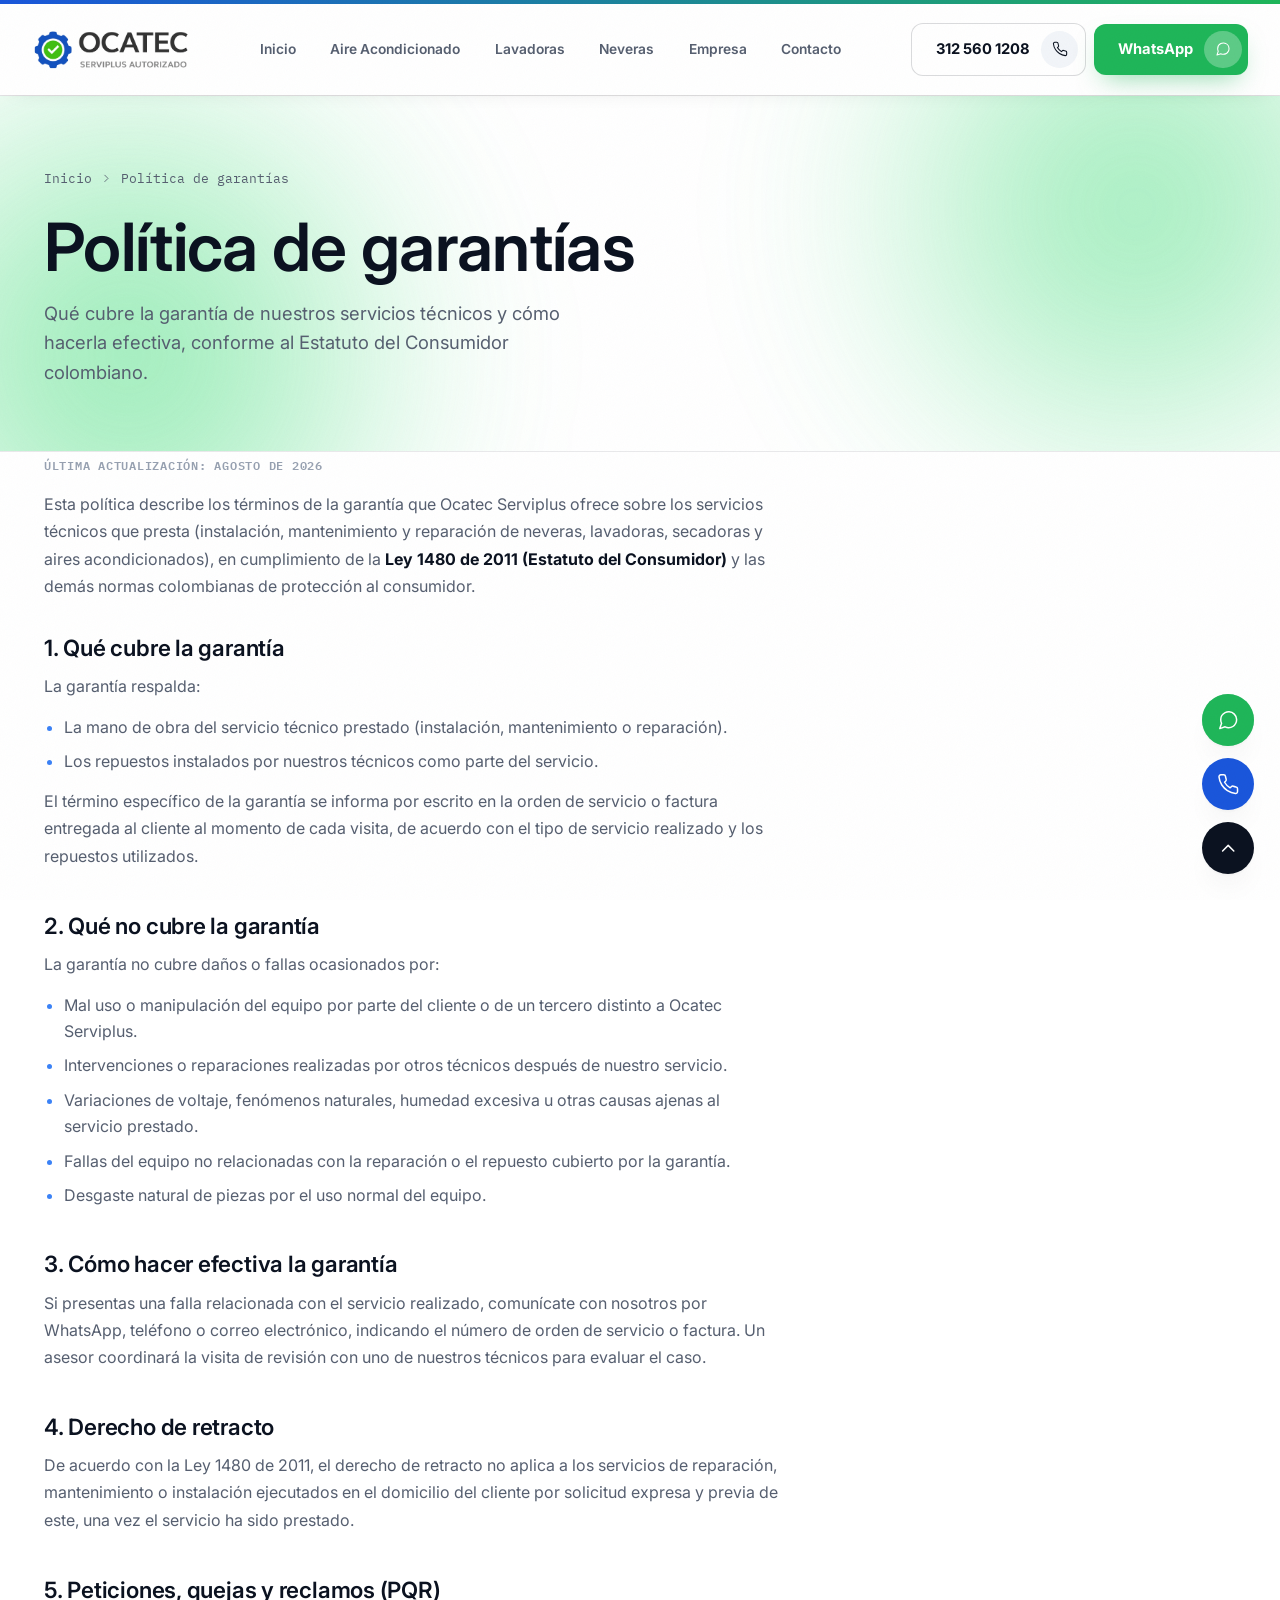
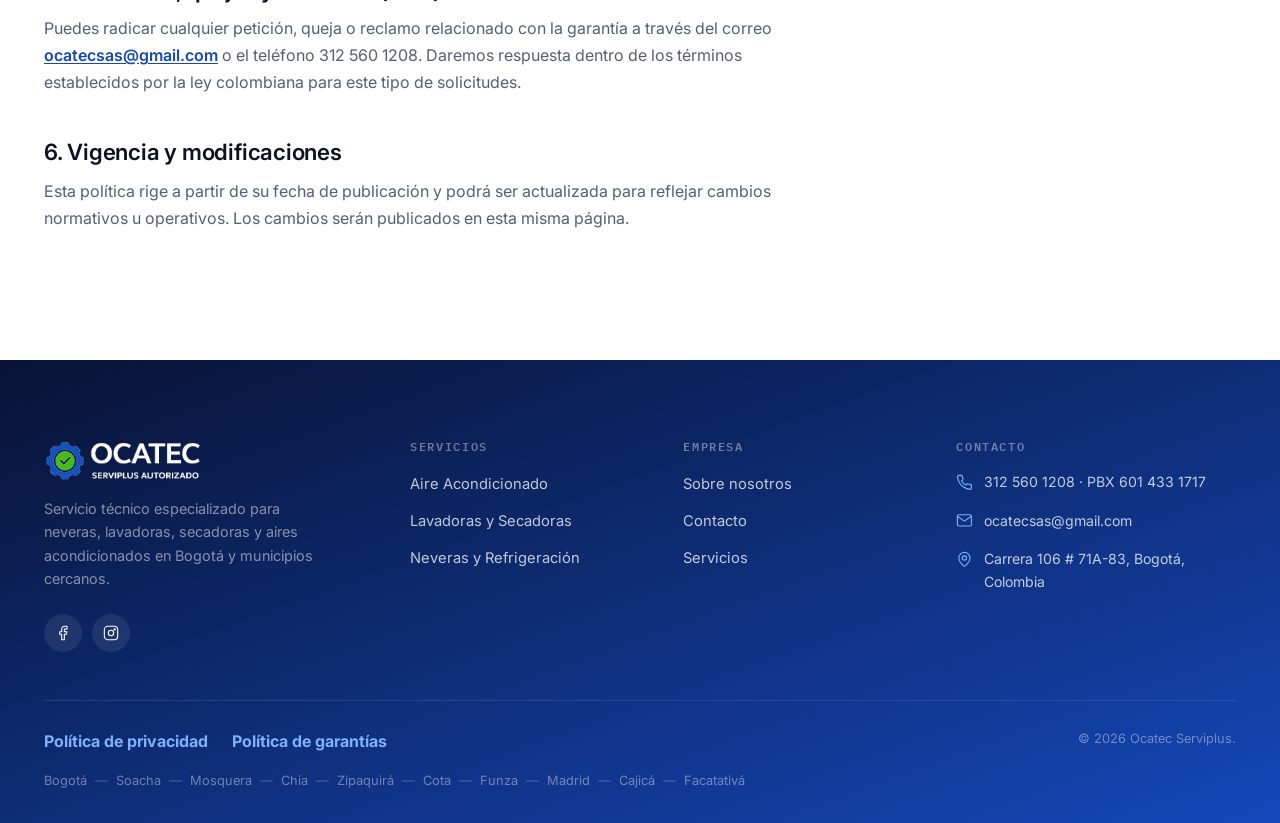
<file: garantias.html>
<!DOCTYPE html>
<html lang="es-CO">
<head>
<meta charset="UTF-8">
<meta name="viewport" content="width=device-width, initial-scale=1.0">
<title>Política de Garantías | Ocatec Serviplus</title>
<meta name="description" content="Política de garantías de Ocatec Serviplus sobre nuestros servicios técnicos, conforme al Estatuto del Consumidor colombiano (Ley 1480 de 2011).">
<link rel="canonical" href="https://alejandro042305.github.io/OcatecSas/garantias.html">
<meta name="robots" content="noindex, follow">
<meta property="og:type" content="website">
<meta property="og:title" content="Política de Garantías">
<meta property="og:description" content="Política de garantías de Ocatec Serviplus sobre nuestros servicios técnicos, conforme al Estatuto del Consumidor colombiano (Ley 1480 de 2011).">
<meta property="og:url" content="https://alejandro042305.github.io/OcatecSas/garantias.html">
<meta property="og:site_name" content="Ocatec Serviplus">
<meta property="og:locale" content="es_CO">
<meta name="twitter:card" content="summary">
<meta name="twitter:title" content="Política de Garantías">
<meta name="twitter:description" content="Política de garantías de Ocatec Serviplus sobre nuestros servicios técnicos, conforme al Estatuto del Consumidor colombiano (Ley 1480 de 2011).">
<link rel="icon" type="image/png" href="img/favicon.png">
<link rel="apple-touch-icon" href="img/apple-touch-icon.png">
<link rel="preconnect" href="https://fonts.googleapis.com">
<link rel="preconnect" href="https://fonts.gstatic.com" crossorigin>
<link rel="stylesheet" href="https://fonts.googleapis.com/css2?family=Inter:wght@400;500;600;700;800;900&family=IBM+Plex+Mono:wght@400;500;600&display=swap">
<link rel="stylesheet" href="css/style.css">
<script type="application/ld+json">
{
  "@context": "https://schema.org",
  "@type": "BreadcrumbList",
  "itemListElement": [
    {"@type": "ListItem", "position": 1, "name": "Inicio", "item": "https://alejandro042305.github.io/OcatecSas/"},
    {"@type": "ListItem", "position": 2, "name": "Política de garantías", "item": "https://alejandro042305.github.io/OcatecSas/garantias.html"}
  ]
}
</script>
</head>
<body>

<div class="top-accent-bar"></div>

<div class="nav-wrap">
  <nav class="nav">
    <a href="index.html" class="nav-logo">
      <img class="nav-logo-full" src="img/logo-full.png" alt="Ocatec Serviplus - Serviplus Autorizado" loading="eager">
    </a>
    <div class="nav-links">
      <a href="index.html">Inicio</a>
      <a href="aire-acondicionado.html">Aire Acondicionado</a>
      <a href="lavadora.html">Lavadoras</a>
      <a href="nevera.html">Neveras</a>
      <a href="empresa.html">Empresa</a>
      <a href="contacto.html">Contacto</a>
    </div>
    <div class="nav-cta">
      <a href="tel:+573125601208" class="btn btn-ghost">
        <span class="btn-label">312 560 1208</span>
        <span class="btn-icon"><svg class="icon" viewBox="0 0 24 24" style="width:1rem;height:1rem"><path d="M22 16.92v3a2 2 0 0 1-2.18 2 19.79 19.79 0 0 1-8.63-3.07 19.5 19.5 0 0 1-6-6A19.79 19.79 0 0 1 2.12 4.18 2 2 0 0 1 4.11 2h3a2 2 0 0 1 2 1.72c.13.96.36 1.9.7 2.81a2 2 0 0 1-.45 2.11L8.09 9.91a16 16 0 0 0 6 6l1.27-1.27a2 2 0 0 1 2.11-.45c.91.34 1.85.57 2.81.7A2 2 0 0 1 22 16.92Z"/></svg></span>
      </a>
      <a href="https://wa.me/573125601208" data-wa="Hola, quiero solicitar un servicio técnico." class="btn btn-amber">
        <span class="btn-label">WhatsApp</span>
        <span class="btn-icon"><svg class="icon" viewBox="0 0 24 24" style="width:1rem;height:1rem;stroke:#fff"><path d="M21 11.5a8.38 8.38 0 0 1-.9 3.8 8.5 8.5 0 0 1-7.6 4.7 8.38 8.38 0 0 1-3.8-.9L3 21l1.9-5.7a8.38 8.38 0 0 1-.9-3.8 8.5 8.5 0 0 1 4.7-7.6 8.38 8.38 0 0 1 3.8-.9h.5a8.48 8.48 0 0 1 8 8v.5Z"/></svg></span>
      </a>
    </div>
    <button class="nav-burger" data-burger aria-label="Abrir menú"><span></span><span></span></button>
  </nav>
</div>

<div class="mobile-overlay" data-overlay>
  <a href="index.html">Inicio</a>
  <a href="aire-acondicionado.html">Aire Acondicionado</a>
  <a href="lavadora.html">Lavadoras</a>
  <a href="nevera.html">Neveras</a>
  <a href="empresa.html">Empresa</a>
  <a href="contacto.html">Contacto</a>
  <a href="https://wa.me/573125601208" data-wa="Hola, quiero solicitar un servicio técnico." class="btn btn-amber mobile-cta">
    <span class="btn-label">Escríbenos por WhatsApp</span>
    <span class="btn-icon"><svg class="icon" viewBox="0 0 24 24" style="width:1rem;height:1rem;stroke:#fff"><path d="M21 11.5a8.38 8.38 0 0 1-.9 3.8 8.5 8.5 0 0 1-7.6 4.7 8.38 8.38 0 0 1-3.8-.9L3 21l1.9-5.7a8.38 8.38 0 0 1-.9-3.8 8.5 8.5 0 0 1 4.7-7.6 8.38 8.38 0 0 1 3.8-.9h.5a8.48 8.48 0 0 1 8 8v.5Z"/></svg></span>
  </a>
</div>

<main>

  <section class="page-hero glow-field" style="padding-bottom:1rem">
    <div class="container">
      <div class="breadcrumb reveal is-visible">
        <a href="index.html">Inicio</a>
        <svg class="icon" viewBox="0 0 24 24"><path d="m9 6 6 6-6 6"/></svg>
        <span>Política de garantías</span>
      </div>
      <div class="section-head reveal is-visible">
        <h1>Política de garantías</h1>
        <p class="lede" style="margin-top:1rem">Qué cubre la garantía de nuestros servicios técnicos y cómo hacerla efectiva, conforme al Estatuto del Consumidor colombiano.</p>
      </div>
    </div>
  </section>

  <section class="section" style="padding-top:0">
    <div class="container">
      <div class="legal-content reveal is-visible">

        <span class="legal-updated">Última actualización: agosto de 2026</span>

        <p>Esta política describe los términos de la garantía que Ocatec Serviplus ofrece sobre los servicios técnicos que presta (instalación, mantenimiento y reparación de neveras, lavadoras, secadoras y aires acondicionados), en cumplimiento de la <strong>Ley 1480 de 2011 (Estatuto del Consumidor)</strong> y las demás normas colombianas de protección al consumidor.</p>

        <h2>1. Qué cubre la garantía</h2>
        <p>La garantía respalda:</p>
        <ul>
          <li>La mano de obra del servicio técnico prestado (instalación, mantenimiento o reparación).</li>
          <li>Los repuestos instalados por nuestros técnicos como parte del servicio.</li>
        </ul>
        <p>El término específico de la garantía se informa por escrito en la orden de servicio o factura entregada al cliente al momento de cada visita, de acuerdo con el tipo de servicio realizado y los repuestos utilizados.</p>

        <h2>2. Qué no cubre la garantía</h2>
        <p>La garantía no cubre daños o fallas ocasionados por:</p>
        <ul>
          <li>Mal uso o manipulación del equipo por parte del cliente o de un tercero distinto a Ocatec Serviplus.</li>
          <li>Intervenciones o reparaciones realizadas por otros técnicos después de nuestro servicio.</li>
          <li>Variaciones de voltaje, fenómenos naturales, humedad excesiva u otras causas ajenas al servicio prestado.</li>
          <li>Fallas del equipo no relacionadas con la reparación o el repuesto cubierto por la garantía.</li>
          <li>Desgaste natural de piezas por el uso normal del equipo.</li>
        </ul>

        <h2>3. Cómo hacer efectiva la garantía</h2>
        <p>Si presentas una falla relacionada con el servicio realizado, comunícate con nosotros por WhatsApp, teléfono o correo electrónico, indicando el número de orden de servicio o factura. Un asesor coordinará la visita de revisión con uno de nuestros técnicos para evaluar el caso.</p>

        <h2>4. Derecho de retracto</h2>
        <p>De acuerdo con la Ley 1480 de 2011, el derecho de retracto no aplica a los servicios de reparación, mantenimiento o instalación ejecutados en el domicilio del cliente por solicitud expresa y previa de este, una vez el servicio ha sido prestado.</p>

        <h2>5. Peticiones, quejas y reclamos (PQR)</h2>
        <p>Puedes radicar cualquier petición, queja o reclamo relacionado con la garantía a través del correo <a href="mailto:ocatecsas@gmail.com">ocatecsas@gmail.com</a> o el teléfono 312 560 1208. Daremos respuesta dentro de los términos establecidos por la ley colombiana para este tipo de solicitudes.</p>

        <h2>6. Vigencia y modificaciones</h2>
        <p>Esta política rige a partir de su fecha de publicación y podrá ser actualizada para reflejar cambios normativos u operativos. Los cambios serán publicados en esta misma página.</p>

      </div>
    </div>
  </section>

</main>

<footer class="footer">
  <div class="container">
    <div class="footer-grid">
      <div class="footer-brand">
        <a href="index.html" class="nav-logo">
          <img class="nav-logo-full" src="img/logo-full-light.png" alt="Ocatec Serviplus - Serviplus Autorizado" loading="lazy">
        </a>
        <p>Servicio técnico especializado para neveras, lavadoras, secadoras y aires acondicionados en Bogotá y municipios cercanos.</p>
        <div class="footer-social">
          <a href="https://www.facebook.com/OcatecAutorizadoServiplus" target="_blank" rel="noopener" aria-label="Facebook"><svg class="icon" viewBox="0 0 24 24" style="width:1rem;height:1rem;color:#fff"><path d="M18 2h-3a5 5 0 0 0-5 5v3H7v4h3v8h4v-8h3l1-4h-4V7a1 1 0 0 1 1-1h3Z"/></svg></a>
          <a href="https://www.instagram.com/ocatecsas" target="_blank" rel="noopener" aria-label="Instagram"><svg class="icon" viewBox="0 0 24 24" style="width:1rem;height:1rem;color:#fff"><rect x="2" y="2" width="20" height="20" rx="5"/><circle cx="12" cy="12" r="4"/><circle cx="17.5" cy="6.5" r="1"/></svg></a>
        </div>
      </div>
      <div>
        <h4>Servicios</h4>
        <ul class="footer-links">
          <li><a href="aire-acondicionado.html">Aire Acondicionado</a></li>
          <li><a href="lavadora.html">Lavadoras y Secadoras</a></li>
          <li><a href="nevera.html">Neveras y Refrigeración</a></li>
        </ul>
      </div>
      <div>
        <h4>Empresa</h4>
        <ul class="footer-links">
          <li><a href="empresa.html">Sobre nosotros</a></li>
          <li><a href="contacto.html">Contacto</a></li>
          <li><a href="index.html#servicios">Servicios</a></li>
        </ul>
      </div>
      <div>
        <h4>Contacto</h4>
        <ul class="footer-contact">
          <li><svg class="icon" viewBox="0 0 24 24"><path d="M22 16.92v3a2 2 0 0 1-2.18 2 19.79 19.79 0 0 1-8.63-3.07 19.5 19.5 0 0 1-6-6A19.79 19.79 0 0 1 2.12 4.18 2 2 0 0 1 4.11 2h3a2 2 0 0 1 2 1.72c.13.96.36 1.9.7 2.81a2 2 0 0 1-.45 2.11L8.09 9.91a16 16 0 0 0 6 6l1.27-1.27a2 2 0 0 1 2.11-.45c.91.34 1.85.57 2.81.7A2 2 0 0 1 22 16.92Z"/></svg><span>312 560 1208 · PBX 601 433 1717</span></li>
          <li><svg class="icon" viewBox="0 0 24 24"><rect x="2" y="4" width="20" height="16" rx="2"/><path d="m22 6-10 7L2 6"/></svg><span>ocatecsas@gmail.com</span></li>
          <li><svg class="icon" viewBox="0 0 24 24"><path d="M20 10c0 6-8 12-8 12s-8-6-8-12a8 8 0 0 1 16 0Z"/><circle cx="12" cy="10" r="3"/></svg><span>Carrera 106 # 71A-83, Bogotá, Colombia</span></li>
        </ul>
      </div>
    </div>
    <div class="footer-bottom">
      <div class="footer-legal">
        <a href="privacidad.html">Política de privacidad</a>
        <a href="garantias.html">Política de garantías</a>
      </div>
      <span>© <span data-year></span> Ocatec Serviplus.</span>
      <div class="footer-bottom-locations">
        <span>Bogotá</span><span>Soacha</span><span>Mosquera</span><span>Chía</span><span>Zipaquirá</span><span>Cota</span><span>Funza</span><span>Madrid</span><span>Cajicá</span><span>Facatativá</span>
      </div>
    </div>
  </div>
</footer>

<nav class="bottom-tab-bar" aria-label="Navegación móvil">
  <a href="index.html">
    <svg class="icon" viewBox="0 0 24 24"><path d="M3 9l9-7 9 7v11a2 2 0 0 1-2 2H5a2 2 0 0 1-2-2z"/><path d="M9 22V12h6v10"/></svg>
    <span>Inicio</span>
  </a>
  <a href="nevera.html">
    <svg class="icon" viewBox="0 0 24 24"><rect x="5" y="2" width="14" height="20" rx="2"/><line x1="5" y1="10" x2="19" y2="10"/><line x1="9" y1="5" x2="9" y2="7"/><line x1="9" y1="14" x2="9" y2="17"/></svg>
    <span>Neveras</span>
  </a>
  <a href="lavadora.html">
    <svg class="icon" viewBox="0 0 24 24"><rect x="3" y="3" width="18" height="18" rx="2"/><circle cx="12" cy="13" r="5"/><circle cx="12" cy="13" r="2"/></svg>
    <span>Lavadoras</span>
  </a>
  <a href="aire-acondicionado.html">
    <svg class="icon" viewBox="0 0 24 24"><rect x="2" y="6" width="20" height="6" rx="2"/><path d="M4 16c1 2 3 2 4 0M9 17c1 2 3 2 4 0M14 16c1 2 3 2 4 0"/></svg>
    <span>Aires</span>
  </a>
  <a href="contacto.html">
    <svg class="icon" viewBox="0 0 24 24"><rect x="2" y="4" width="20" height="16" rx="2"/><path d="m22 6-10 7L2 6"/></svg>
    <span>Contacto</span>
  </a>
</nav>

<div class="fab-stack">
  <a href="https://wa.me/573125601208" data-wa="Hola, quiero solicitar un servicio técnico." class="fab fab-wa" aria-label="Escríbenos por WhatsApp">
    <svg class="icon" viewBox="0 0 24 24"><path d="M21 11.5a8.38 8.38 0 0 1-.9 3.8 8.5 8.5 0 0 1-7.6 4.7 8.38 8.38 0 0 1-3.8-.9L3 21l1.9-5.7a8.38 8.38 0 0 1-.9-3.8 8.5 8.5 0 0 1 4.7-7.6 8.38 8.38 0 0 1 3.8-.9h.5a8.48 8.48 0 0 1 8 8v.5Z"/></svg>
  </a>
  <a href="tel:+573125601208" class="fab fab-call" aria-label="Llamar ahora">
    <svg class="icon" viewBox="0 0 24 24"><path d="M22 16.92v3a2 2 0 0 1-2.18 2 19.79 19.79 0 0 1-8.63-3.07 19.5 19.5 0 0 1-6-6A19.79 19.79 0 0 1 2.12 4.18 2 2 0 0 1 4.11 2h3a2 2 0 0 1 2 1.72c.13.96.36 1.9.7 2.81a2 2 0 0 1-.45 2.11L8.09 9.91a16 16 0 0 0 6 6l1.27-1.27a2 2 0 0 1 2.11-.45c.91.34 1.85.57 2.81.7A2 2 0 0 1 22 16.92Z"/></svg>
  </a>
  <a href="#top" class="fab fab-top" data-to-top aria-label="Volver arriba">
    <svg class="icon" viewBox="0 0 24 24"><path d="m18 15-6-6-6 6"/></svg>
  </a>
</div>

<script src="js/main.js"></script>
</body>
</html>
</file>
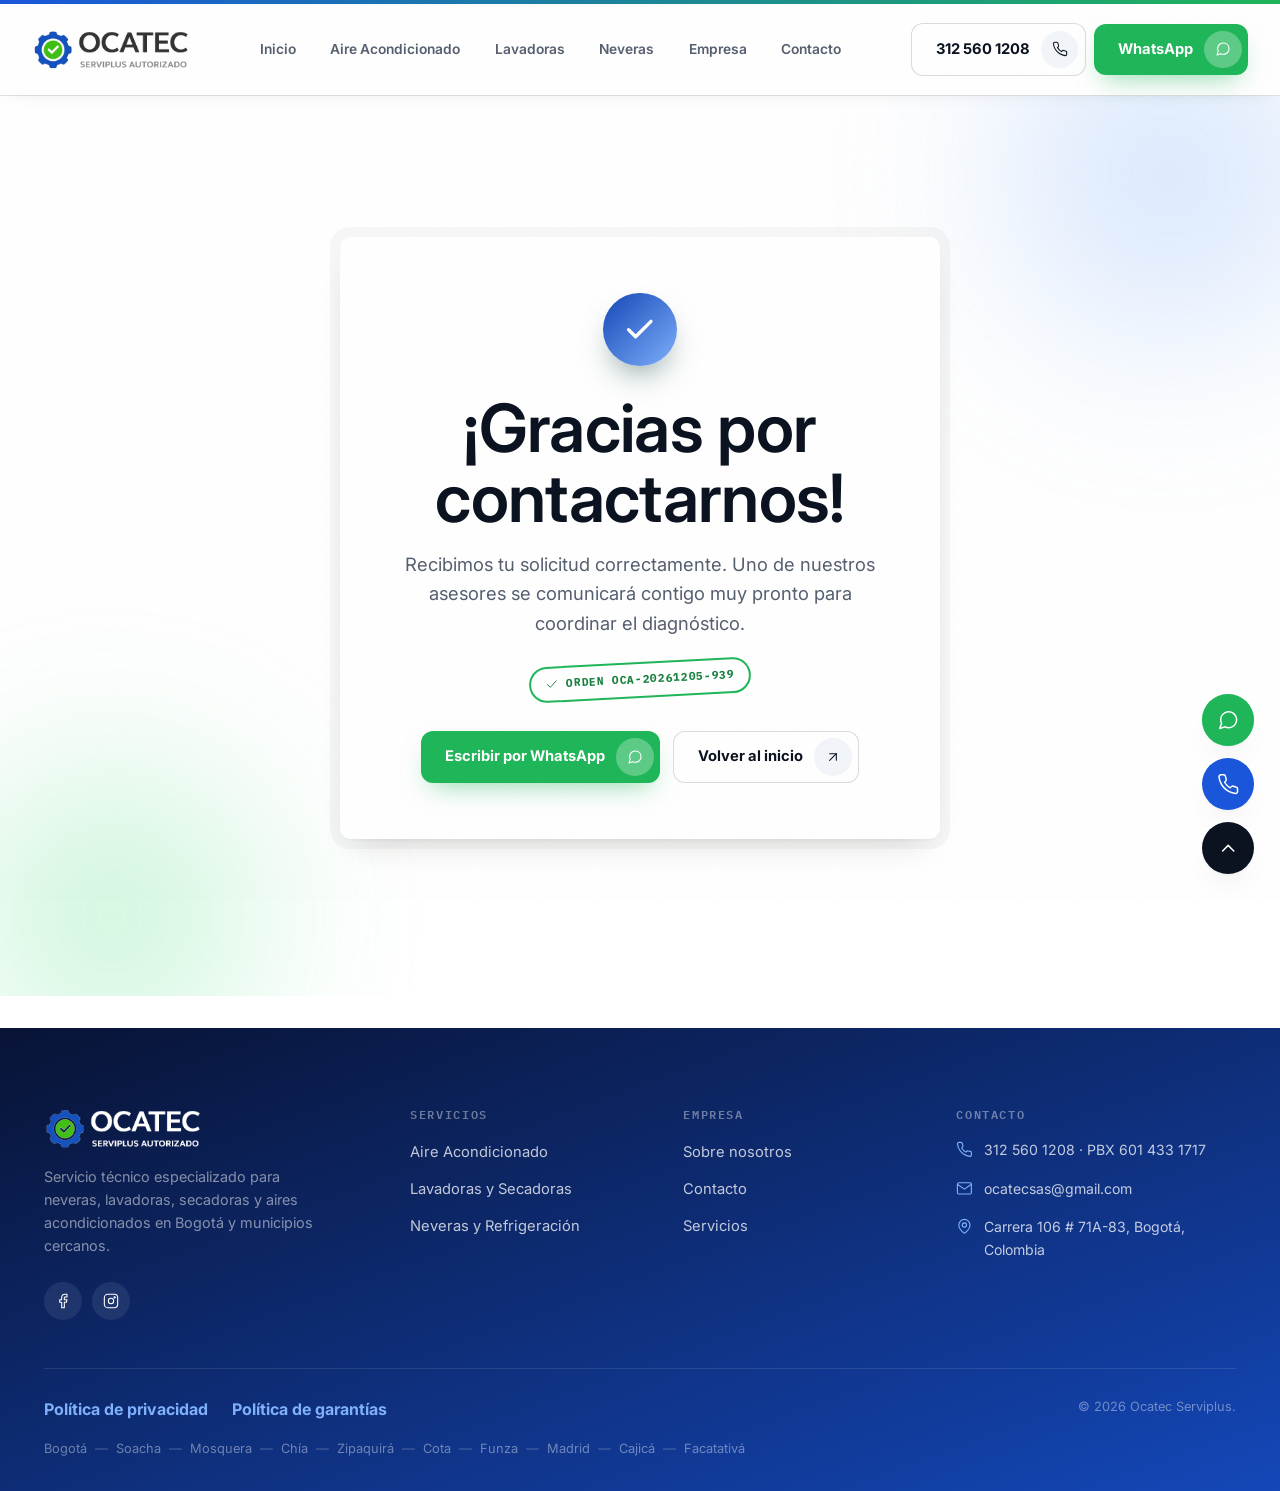
<file: gracias.html>
<!DOCTYPE html>
<html lang="es-CO">
<head>
<meta charset="UTF-8">
<meta name="viewport" content="width=device-width, initial-scale=1.0">
<title>¡Gracias por tu solicitud! | Ocatec Serviplus</title>
<meta name="description" content="Hemos recibido tu solicitud de servicio técnico. Un asesor de Ocatec Serviplus se pondrá en contacto contigo pronto.">
<link rel="canonical" href="https://alejandro042305.github.io/OcatecSas/gracias.html">
<meta name="robots" content="noindex, follow">
<meta property="og:type" content="website">
<meta property="og:title" content="¡Gracias por tu solicitud!">
<meta property="og:description" content="Hemos recibido tu solicitud de servicio técnico. Un asesor de Ocatec Serviplus se pondrá en contacto contigo pronto.">
<meta property="og:url" content="https://alejandro042305.github.io/OcatecSas/gracias.html">
<meta property="og:site_name" content="Ocatec Serviplus">
<meta property="og:locale" content="es_CO">
<meta name="twitter:card" content="summary">
<meta name="twitter:title" content="¡Gracias por tu solicitud!">
<meta name="twitter:description" content="Hemos recibido tu solicitud de servicio técnico. Un asesor de Ocatec Serviplus se pondrá en contacto contigo pronto.">
<link rel="icon" type="image/png" href="img/favicon.png">
<link rel="apple-touch-icon" href="img/apple-touch-icon.png">
<link rel="preconnect" href="https://fonts.googleapis.com">
<link rel="preconnect" href="https://fonts.gstatic.com" crossorigin>
<link rel="stylesheet" href="https://fonts.googleapis.com/css2?family=Inter:wght@400;500;600;700;800;900&family=IBM+Plex+Mono:wght@400;500;600&display=swap">
<link rel="stylesheet" href="css/style.css">
</head>
<body>

<div class="top-accent-bar"></div>

<div class="nav-wrap">
  <nav class="nav">
    <a href="index.html" class="nav-logo">
      <img class="nav-logo-full" src="img/logo-full.png" alt="Ocatec Serviplus - Serviplus Autorizado" loading="eager">
    </a>
    <div class="nav-links">
      <a href="index.html">Inicio</a>
      <a href="aire-acondicionado.html">Aire Acondicionado</a>
      <a href="lavadora.html">Lavadoras</a>
      <a href="nevera.html">Neveras</a>
      <a href="empresa.html">Empresa</a>
      <a href="contacto.html">Contacto</a>
    </div>
    <div class="nav-cta">
      <a href="tel:+573125601208" class="btn btn-ghost">
        <span class="btn-label">312 560 1208</span>
        <span class="btn-icon"><svg class="icon" viewBox="0 0 24 24" style="width:1rem;height:1rem"><path d="M22 16.92v3a2 2 0 0 1-2.18 2 19.79 19.79 0 0 1-8.63-3.07 19.5 19.5 0 0 1-6-6A19.79 19.79 0 0 1 2.12 4.18 2 2 0 0 1 4.11 2h3a2 2 0 0 1 2 1.72c.13.96.36 1.9.7 2.81a2 2 0 0 1-.45 2.11L8.09 9.91a16 16 0 0 0 6 6l1.27-1.27a2 2 0 0 1 2.11-.45c.91.34 1.85.57 2.81.7A2 2 0 0 1 22 16.92Z"/></svg></span>
      </a>
      <a href="https://wa.me/573125601208" data-wa="Hola, acabo de enviar una solicitud de servicio técnico." class="btn btn-amber">
        <span class="btn-label">WhatsApp</span>
        <span class="btn-icon"><svg class="icon" viewBox="0 0 24 24" style="width:1rem;height:1rem;stroke:#fff"><path d="M21 11.5a8.38 8.38 0 0 1-.9 3.8 8.5 8.5 0 0 1-7.6 4.7 8.38 8.38 0 0 1-3.8-.9L3 21l1.9-5.7a8.38 8.38 0 0 1-.9-3.8 8.5 8.5 0 0 1 4.7-7.6 8.38 8.38 0 0 1 3.8-.9h.5a8.48 8.48 0 0 1 8 8v.5Z"/></svg></span>
      </a>
    </div>
    <button class="nav-burger" data-burger aria-label="Abrir menú"><span></span><span></span></button>
  </nav>
</div>

<div class="mobile-overlay" data-overlay>
  <a href="index.html">Inicio</a>
  <a href="aire-acondicionado.html">Aire Acondicionado</a>
  <a href="lavadora.html">Lavadoras</a>
  <a href="nevera.html">Neveras</a>
  <a href="empresa.html">Empresa</a>
  <a href="contacto.html">Contacto</a>
  <a href="https://wa.me/573125601208" data-wa="Hola, acabo de enviar una solicitud de servicio técnico." class="btn btn-amber mobile-cta">
    <span class="btn-label">Escríbenos por WhatsApp</span>
    <span class="btn-icon"><svg class="icon" viewBox="0 0 24 24" style="width:1rem;height:1rem;stroke:#fff"><path d="M21 11.5a8.38 8.38 0 0 1-.9 3.8 8.5 8.5 0 0 1-7.6 4.7 8.38 8.38 0 0 1-3.8-.9L3 21l1.9-5.7a8.38 8.38 0 0 1-.9-3.8 8.5 8.5 0 0 1 4.7-7.6 8.38 8.38 0 0 1 3.8-.9h.5a8.48 8.48 0 0 1 8 8v.5Z"/></svg></span>
  </a>
</div>

<main>
  <section class="thanks-page glow-field">
    <div class="thanks-card reveal is-visible">
      <div class="thanks-card-inner">
        <div class="check-badge">
          <svg class="icon" viewBox="0 0 24 24" style="width:2.1rem;height:2.1rem"><path d="M20 6 9 17l-5-5"/></svg>
        </div>

        <h1 data-thanks-heading style="margin-top:0.5rem">¡Gracias por contactarnos!</h1>
        <p class="lede" style="margin:1rem auto 0; text-align:center">Recibimos tu solicitud correctamente. Uno de nuestros asesores se comunicará contigo muy pronto para coordinar el diagnóstico.</p>

        <div style="display:flex; justify-content:center; margin-top:1.5rem">
          <span class="stamp"><svg class="icon" viewBox="0 0 24 24"><path d="M20 6 9 17l-5-5"/></svg> Orden <span data-order-id>OCA-000000</span></span>
        </div>

        <div class="thanks-summary" data-thanks-summary>
          <div><span>Nombre</span><strong data-name>—</strong></div>
          <div><span>Servicio</span><strong data-service>—</strong></div>
        </div>

        <div class="thanks-actions">
          <a href="https://wa.me/573125601208" data-wa="Hola, acabo de enviar una solicitud de servicio técnico." class="btn btn-amber">
            <span class="btn-label">Escribir por WhatsApp</span>
            <span class="btn-icon"><svg class="icon" viewBox="0 0 24 24" style="width:1rem;height:1rem;stroke:#fff"><path d="M21 11.5a8.38 8.38 0 0 1-.9 3.8 8.5 8.5 0 0 1-7.6 4.7 8.38 8.38 0 0 1-3.8-.9L3 21l1.9-5.7a8.38 8.38 0 0 1-.9-3.8 8.5 8.5 0 0 1 4.7-7.6 8.38 8.38 0 0 1 3.8-.9h.5a8.48 8.48 0 0 1 8 8v.5Z"/></svg></span>
          </a>
          <a href="index.html" class="btn btn-ghost">
            <span class="btn-label">Volver al inicio</span>
            <span class="btn-icon"><svg class="icon" viewBox="0 0 24 24" style="width:1rem;height:1rem"><path d="M7 17 17 7"/><path d="M7 7h10v10"/></svg></span>
          </a>
        </div>
      </div>
    </div>
  </section>
</main>

<footer class="footer">
  <div class="container">
    <div class="footer-grid">
      <div class="footer-brand">
        <a href="index.html" class="nav-logo">
          <img class="nav-logo-full" src="img/logo-full-light.png" alt="Ocatec Serviplus - Serviplus Autorizado" loading="lazy">
        </a>
        <p>Servicio técnico especializado para neveras, lavadoras, secadoras y aires acondicionados en Bogotá y municipios cercanos.</p>
        <div class="footer-social">
          <a href="https://www.facebook.com/OcatecAutorizadoServiplus" target="_blank" rel="noopener" aria-label="Facebook"><svg class="icon" viewBox="0 0 24 24" style="width:1rem;height:1rem;color:#fff"><path d="M18 2h-3a5 5 0 0 0-5 5v3H7v4h3v8h4v-8h3l1-4h-4V7a1 1 0 0 1 1-1h3Z"/></svg></a>
          <a href="https://www.instagram.com/ocatecsas" target="_blank" rel="noopener" aria-label="Instagram"><svg class="icon" viewBox="0 0 24 24" style="width:1rem;height:1rem;color:#fff"><rect x="2" y="2" width="20" height="20" rx="5"/><circle cx="12" cy="12" r="4"/><circle cx="17.5" cy="6.5" r="1"/></svg></a>
        </div>
      </div>
      <div>
        <h4>Servicios</h4>
        <ul class="footer-links">
          <li><a href="aire-acondicionado.html">Aire Acondicionado</a></li>
          <li><a href="lavadora.html">Lavadoras y Secadoras</a></li>
          <li><a href="nevera.html">Neveras y Refrigeración</a></li>
        </ul>
      </div>
      <div>
        <h4>Empresa</h4>
        <ul class="footer-links">
          <li><a href="empresa.html">Sobre nosotros</a></li>
          <li><a href="contacto.html">Contacto</a></li>
          <li><a href="index.html#servicios">Servicios</a></li>
        </ul>
      </div>
      <div>
        <h4>Contacto</h4>
        <ul class="footer-contact">
          <li><svg class="icon" viewBox="0 0 24 24"><path d="M22 16.92v3a2 2 0 0 1-2.18 2 19.79 19.79 0 0 1-8.63-3.07 19.5 19.5 0 0 1-6-6A19.79 19.79 0 0 1 2.12 4.18 2 2 0 0 1 4.11 2h3a2 2 0 0 1 2 1.72c.13.96.36 1.9.7 2.81a2 2 0 0 1-.45 2.11L8.09 9.91a16 16 0 0 0 6 6l1.27-1.27a2 2 0 0 1 2.11-.45c.91.34 1.85.57 2.81.7A2 2 0 0 1 22 16.92Z"/></svg><span>312 560 1208 · PBX 601 433 1717</span></li>
          <li><svg class="icon" viewBox="0 0 24 24"><rect x="2" y="4" width="20" height="16" rx="2"/><path d="m22 6-10 7L2 6"/></svg><span>ocatecsas@gmail.com</span></li>
          <li><svg class="icon" viewBox="0 0 24 24"><path d="M20 10c0 6-8 12-8 12s-8-6-8-12a8 8 0 0 1 16 0Z"/><circle cx="12" cy="10" r="3"/></svg><span>Carrera 106 # 71A-83, Bogotá, Colombia</span></li>
        </ul>
      </div>
    </div>
    <div class="footer-bottom">
      <div class="footer-legal">
        <a href="privacidad.html">Política de privacidad</a>
        <a href="garantias.html">Política de garantías</a>
      </div>
      <span>© <span data-year></span> Ocatec Serviplus.</span>
      <div class="footer-bottom-locations">
        <span>Bogotá</span><span>Soacha</span><span>Mosquera</span><span>Chía</span><span>Zipaquirá</span><span>Cota</span><span>Funza</span><span>Madrid</span><span>Cajicá</span><span>Facatativá</span>
      </div>
    </div>
  </div>
</footer>

<nav class="bottom-tab-bar" aria-label="Navegación móvil">
  <a href="index.html">
    <svg class="icon" viewBox="0 0 24 24"><path d="M3 9l9-7 9 7v11a2 2 0 0 1-2 2H5a2 2 0 0 1-2-2z"/><path d="M9 22V12h6v10"/></svg>
    <span>Inicio</span>
  </a>
  <a href="nevera.html">
    <svg class="icon" viewBox="0 0 24 24"><rect x="5" y="2" width="14" height="20" rx="2"/><line x1="5" y1="10" x2="19" y2="10"/><line x1="9" y1="5" x2="9" y2="7"/><line x1="9" y1="14" x2="9" y2="17"/></svg>
    <span>Neveras</span>
  </a>
  <a href="lavadora.html">
    <svg class="icon" viewBox="0 0 24 24"><rect x="3" y="3" width="18" height="18" rx="2"/><circle cx="12" cy="13" r="5"/><circle cx="12" cy="13" r="2"/></svg>
    <span>Lavadoras</span>
  </a>
  <a href="aire-acondicionado.html">
    <svg class="icon" viewBox="0 0 24 24"><rect x="2" y="6" width="20" height="6" rx="2"/><path d="M4 16c1 2 3 2 4 0M9 17c1 2 3 2 4 0M14 16c1 2 3 2 4 0"/></svg>
    <span>Aires</span>
  </a>
  <a href="contacto.html">
    <svg class="icon" viewBox="0 0 24 24"><rect x="2" y="4" width="20" height="16" rx="2"/><path d="m22 6-10 7L2 6"/></svg>
    <span>Contacto</span>
  </a>
</nav>

<div class="fab-stack">
  <a href="https://wa.me/573125601208" data-wa="Hola, acabo de enviar una solicitud de servicio técnico." class="fab fab-wa" aria-label="Escríbenos por WhatsApp">
    <svg class="icon" viewBox="0 0 24 24"><path d="M21 11.5a8.38 8.38 0 0 1-.9 3.8 8.5 8.5 0 0 1-7.6 4.7 8.38 8.38 0 0 1-3.8-.9L3 21l1.9-5.7a8.38 8.38 0 0 1-.9-3.8 8.5 8.5 0 0 1 4.7-7.6 8.38 8.38 0 0 1 3.8-.9h.5a8.48 8.48 0 0 1 8 8v.5Z"/></svg>
  </a>
  <a href="tel:+573125601208" class="fab fab-call" aria-label="Llamar ahora">
    <svg class="icon" viewBox="0 0 24 24"><path d="M22 16.92v3a2 2 0 0 1-2.18 2 19.79 19.79 0 0 1-8.63-3.07 19.5 19.5 0 0 1-6-6A19.79 19.79 0 0 1 2.12 4.18 2 2 0 0 1 4.11 2h3a2 2 0 0 1 2 1.72c.13.96.36 1.9.7 2.81a2 2 0 0 1-.45 2.11L8.09 9.91a16 16 0 0 0 6 6l1.27-1.27a2 2 0 0 1 2.11-.45c.91.34 1.85.57 2.81.7A2 2 0 0 1 22 16.92Z"/></svg>
  </a>
  <a href="#top" class="fab fab-top" data-to-top aria-label="Volver arriba">
    <svg class="icon" viewBox="0 0 24 24"><path d="m18 15-6-6-6 6"/></svg>
  </a>
</div>

<script src="js/main.js"></script>
</body>
</html>
</file>
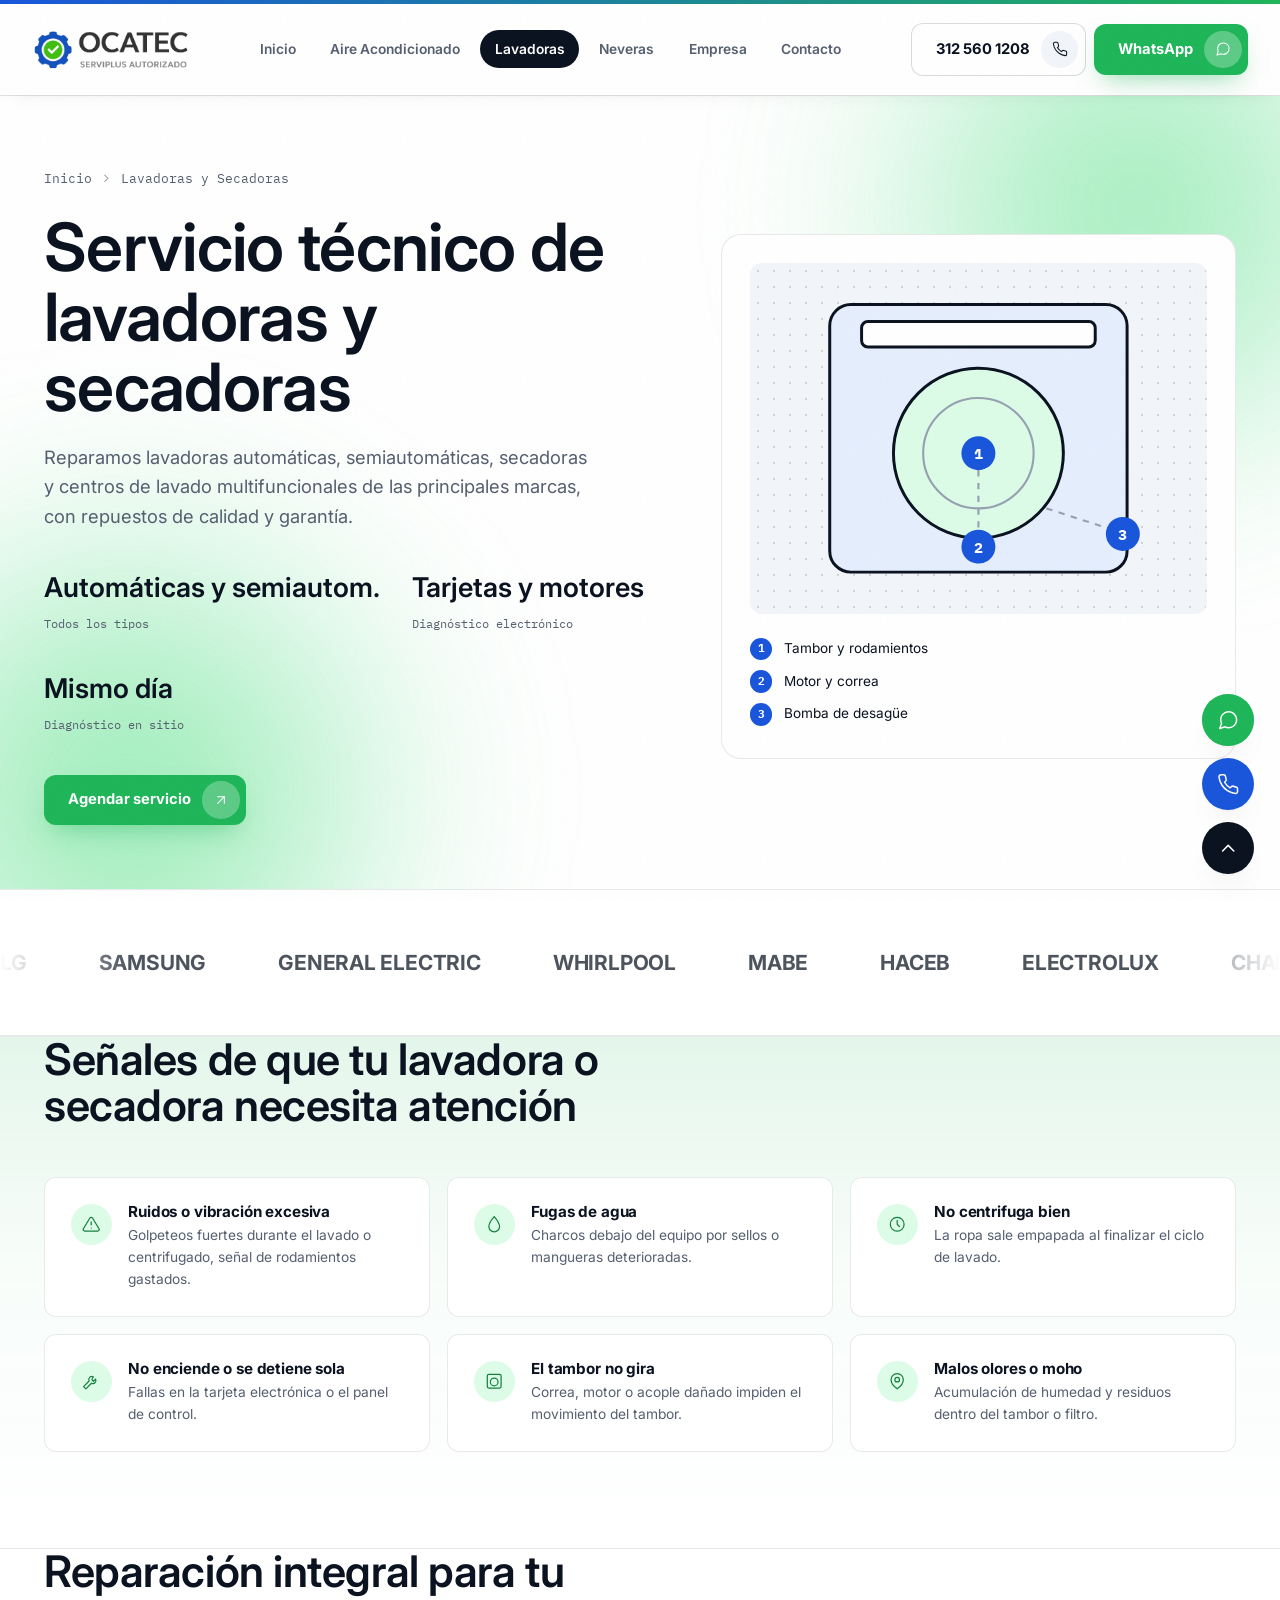
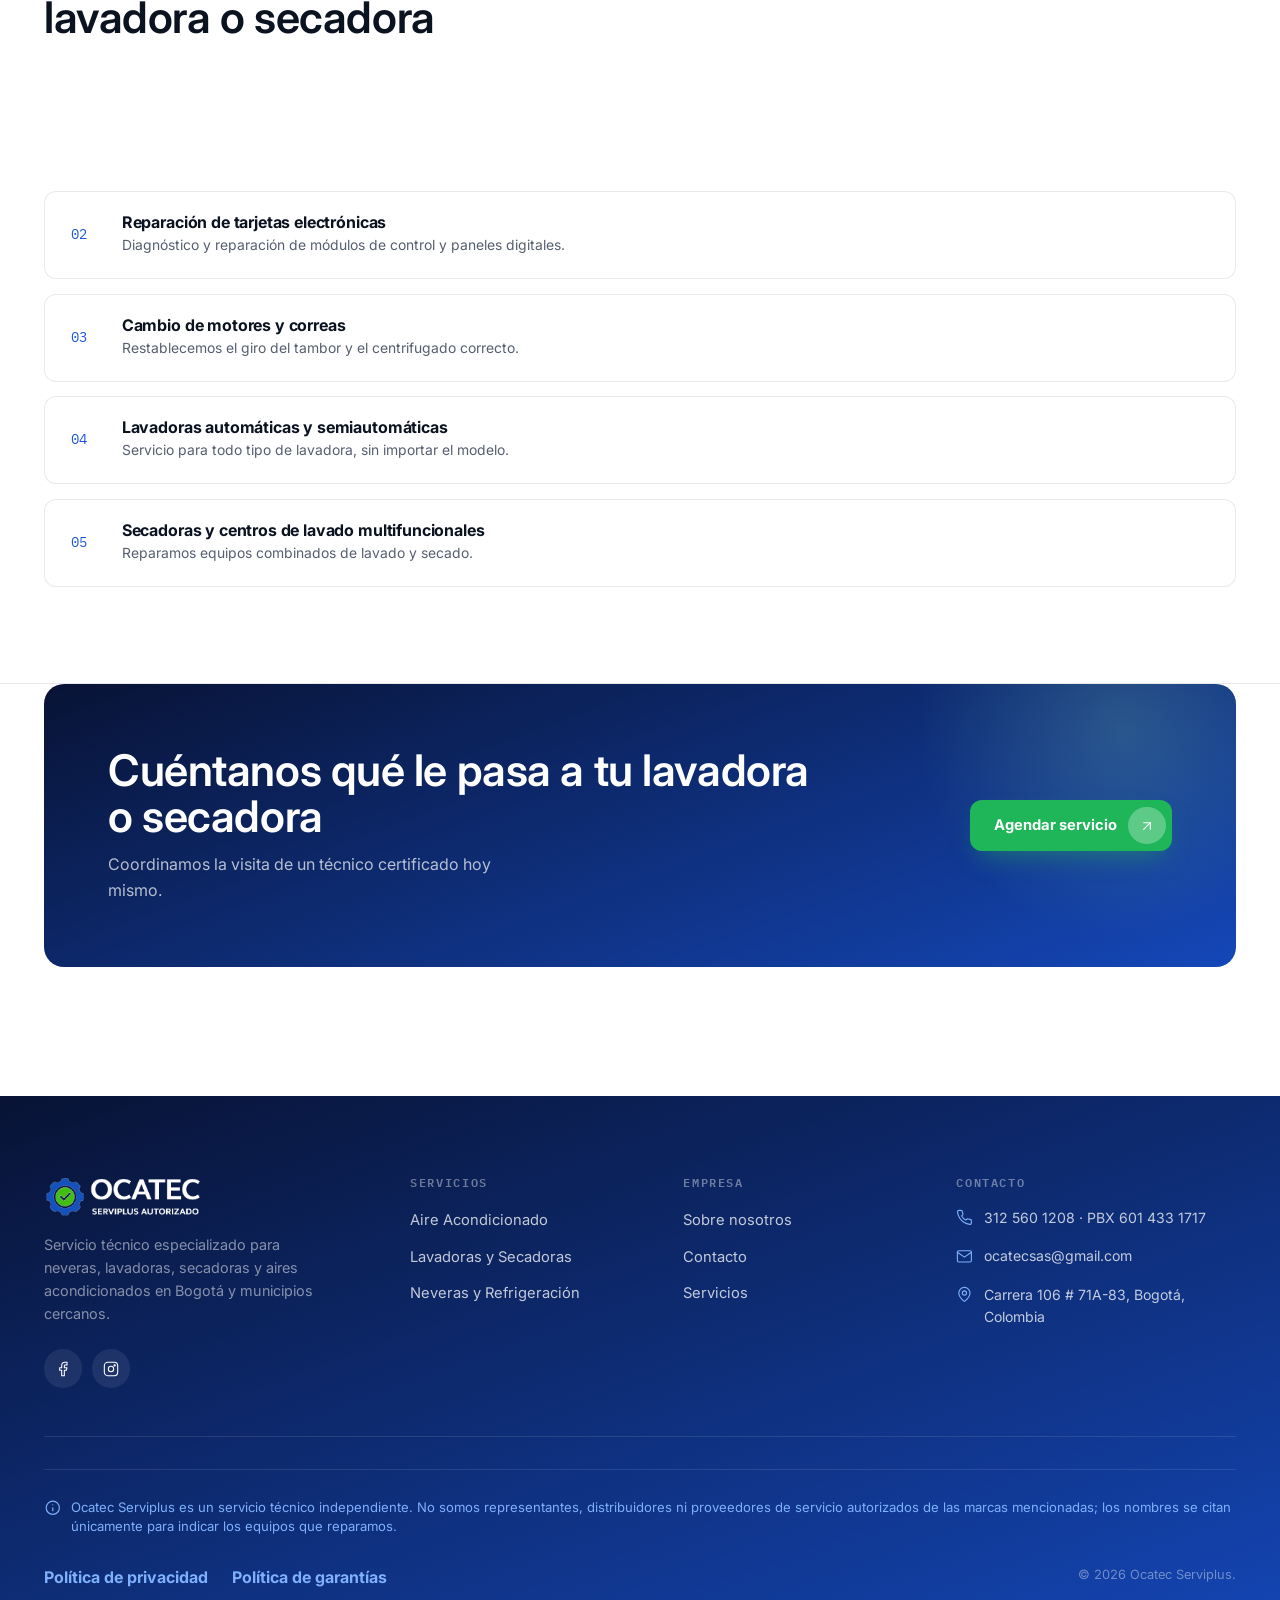
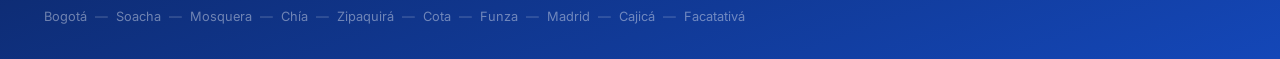
<file: lavadora.html>
<!DOCTYPE html>
<html lang="es-CO">
<head>
<meta charset="UTF-8">
<meta name="viewport" content="width=device-width, initial-scale=1.0">
<title>Reparación de Lavadoras y Secadoras en Bogotá | Ocatec Serviplus</title>
<meta name="description" content="Reparación de lavadoras automáticas, semiautomáticas, secadoras y centros de lavado en Bogotá. Rodamientos, tarjetas electrónicas y motores con garantía.">
<link rel="canonical" href="https://alejandro042305.github.io/OcatecSas/lavadora.html">
<meta property="og:type" content="website">
<meta property="og:title" content="Reparación de Lavadoras y Secadoras en Bogotá">
<meta property="og:description" content="Reparación de lavadoras automáticas, semiautomáticas, secadoras y centros de lavado en Bogotá. Rodamientos, tarjetas electrónicas y motores con garantía.">
<meta property="og:url" content="https://alejandro042305.github.io/OcatecSas/lavadora.html">
<meta property="og:site_name" content="Ocatec Serviplus">
<meta property="og:locale" content="es_CO">
<meta name="twitter:card" content="summary">
<meta name="twitter:title" content="Reparación de Lavadoras y Secadoras en Bogotá">
<meta name="twitter:description" content="Reparación de lavadoras automáticas, semiautomáticas, secadoras y centros de lavado en Bogotá. Rodamientos, tarjetas electrónicas y motores con garantía.">
<link rel="icon" type="image/png" href="img/favicon.png">
<link rel="apple-touch-icon" href="img/apple-touch-icon.png">
<link rel="preconnect" href="https://fonts.googleapis.com">
<link rel="preconnect" href="https://fonts.gstatic.com" crossorigin>
<link rel="stylesheet" href="https://fonts.googleapis.com/css2?family=Inter:wght@400;500;600;700;800;900&family=IBM+Plex+Mono:wght@400;500;600&display=swap">
<link rel="stylesheet" href="css/style.css">
<script type="application/ld+json">
{
  "@context": "https://schema.org",
  "@type": "LocalBusiness",
  "name": "Ocatec Serviplus",
  "description": "Servicio t\u00e9cnico independiente especializado en reparaci\u00f3n de neveras, lavadoras y aires acondicionados en Bogot\u00e1 y municipios cercanos.",
  "telephone": "+573125601208",
  "email": "ocatecsas@gmail.com",
  "url": "https://alejandro042305.github.io/OcatecSas/",
  "address": {
    "@type": "PostalAddress",
    "streetAddress": "Carrera 106 # 71A-83",
    "addressLocality": "Bogot\u00e1",
    "addressCountry": "CO"
  },
  "areaServed": ["Bogot\u00e1", "Soacha", "Mosquera", "Ch\u00eda", "Zipaquir\u00e1", "Cota", "Funza", "Madrid", "Cajic\u00e1", "Facatativ\u00e1"],
  "sameAs": [
    "https://www.facebook.com/OcatecAutorizadoServiplus",
    "https://www.instagram.com/ocatecsas"
  ]
}
</script>
<script type="application/ld+json">
{
  "@context": "https://schema.org",
  "@type": "BreadcrumbList",
  "itemListElement": [
    {"@type": "ListItem", "position": 1, "name": "Inicio", "item": "https://alejandro042305.github.io/OcatecSas/"},
    {"@type": "ListItem", "position": 2, "name": "Lavadoras y Secadoras", "item": "https://alejandro042305.github.io/OcatecSas/lavadora.html"}
  ]
}
</script>
</head>
<body>

<div class="top-accent-bar"></div>

<div class="nav-wrap">
  <nav class="nav">
    <a href="index.html" class="nav-logo">
      <img class="nav-logo-full" src="img/logo-full.png" alt="Ocatec Serviplus - Serviplus Autorizado" loading="eager">
    </a>
    <div class="nav-links">
      <a href="index.html">Inicio</a>
      <a href="aire-acondicionado.html">Aire Acondicionado</a>
      <a href="lavadora.html" class="active">Lavadoras</a>
      <a href="nevera.html">Neveras</a>
      <a href="empresa.html">Empresa</a>
      <a href="contacto.html">Contacto</a>
    </div>
    <div class="nav-cta">
      <a href="tel:+573125601208" class="btn btn-ghost">
        <span class="btn-label">312 560 1208</span>
        <span class="btn-icon"><svg class="icon" viewBox="0 0 24 24" style="width:1rem;height:1rem"><path d="M22 16.92v3a2 2 0 0 1-2.18 2 19.79 19.79 0 0 1-8.63-3.07 19.5 19.5 0 0 1-6-6A19.79 19.79 0 0 1 2.12 4.18 2 2 0 0 1 4.11 2h3a2 2 0 0 1 2 1.72c.13.96.36 1.9.7 2.81a2 2 0 0 1-.45 2.11L8.09 9.91a16 16 0 0 0 6 6l1.27-1.27a2 2 0 0 1 2.11-.45c.91.34 1.85.57 2.81.7A2 2 0 0 1 22 16.92Z"/></svg></span>
      </a>
      <a href="https://wa.me/573125601208" data-wa="Hola, quiero solicitar servicio de lavadora o secadora." class="btn btn-amber">
        <span class="btn-label">WhatsApp</span>
        <span class="btn-icon"><svg class="icon" viewBox="0 0 24 24" style="width:1rem;height:1rem;stroke:#fff"><path d="M21 11.5a8.38 8.38 0 0 1-.9 3.8 8.5 8.5 0 0 1-7.6 4.7 8.38 8.38 0 0 1-3.8-.9L3 21l1.9-5.7a8.38 8.38 0 0 1-.9-3.8 8.5 8.5 0 0 1 4.7-7.6 8.38 8.38 0 0 1 3.8-.9h.5a8.48 8.48 0 0 1 8 8v.5Z"/></svg></span>
      </a>
    </div>
    <button class="nav-burger" data-burger aria-label="Abrir menú"><span></span><span></span></button>
  </nav>
</div>

<div class="mobile-overlay" data-overlay>
  <a href="index.html">Inicio</a>
  <a href="aire-acondicionado.html">Aire Acondicionado</a>
  <a href="lavadora.html">Lavadoras</a>
  <a href="nevera.html">Neveras</a>
  <a href="empresa.html">Empresa</a>
  <a href="contacto.html">Contacto</a>
  <a href="https://wa.me/573125601208" data-wa="Hola, quiero solicitar servicio de lavadora o secadora." class="btn btn-amber mobile-cta">
    <span class="btn-label">Escríbenos por WhatsApp</span>
    <span class="btn-icon"><svg class="icon" viewBox="0 0 24 24" style="width:1rem;height:1rem;stroke:#fff"><path d="M21 11.5a8.38 8.38 0 0 1-.9 3.8 8.5 8.5 0 0 1-7.6 4.7 8.38 8.38 0 0 1-3.8-.9L3 21l1.9-5.7a8.38 8.38 0 0 1-.9-3.8 8.5 8.5 0 0 1 4.7-7.6 8.38 8.38 0 0 1 3.8-.9h.5a8.48 8.48 0 0 1 8 8v.5Z"/></svg></span>
  </a>
</div>

<main>

  <section class="page-hero glow-field">
    <div class="container page-hero-grid">
      <div class="reveal is-visible">
        <div class="breadcrumb">
          <a href="index.html">Inicio</a>
          <svg class="icon" viewBox="0 0 24 24"><path d="m9 6 6 6-6 6"/></svg>
          <span>Lavadoras y Secadoras</span>
        </div>
        <h1>Servicio técnico de lavadoras y secadoras</h1>
        <p class="lede" style="margin-top:1.25rem">Reparamos lavadoras automáticas, semiautomáticas, secadoras y centros de lavado multifuncionales de las principales marcas, con repuestos de calidad y garantía.</p>

        <div class="stat-strip">
          <div><strong>Automáticas y semiautom.</strong><span>Todos los tipos</span></div>
          <div><strong>Tarjetas y motores</strong><span>Diagnóstico electrónico</span></div>
          <div><strong>Mismo día</strong><span>Diagnóstico en sitio</span></div>
        </div>

        <div class="hero-actions">
          <a href="contacto.html" class="btn btn-amber">
            <span class="btn-label">Agendar servicio</span>
            <span class="btn-icon"><svg class="icon" viewBox="0 0 24 24" style="width:1rem;height:1rem;stroke:#fff"><path d="M7 17 17 7"/><path d="M7 7h10v10"/></svg></span>
          </a>
        </div>
      </div>

      <div class="hero-visual reveal is-visible">
        <div class="diagram-panel">
          <div class="diagram-stage">
            <svg viewBox="0 0 200 150">
              <rect x="30" y="12" width="140" height="126" rx="10" class="diagram-shape accent"/>
              <rect x="45" y="20" width="110" height="12" rx="3" class="diagram-shape"/>
              <circle cx="100" cy="82" r="40" class="diagram-shape accent-b"/>
              <circle cx="100" cy="82" r="26" fill="none" stroke="var(--ink-faint)" stroke-width="1"/>
              <path d="M100 90 L100 126" class="diagram-leader"/>
              <path d="M132 108 L163 118" class="diagram-leader"/>
              <g class="diagram-marker"><circle cx="100" cy="82" r="8"/><text x="100" y="83">1</text></g>
              <g class="diagram-marker"><circle cx="100" cy="126" r="8"/><text x="100" y="127">2</text></g>
              <g class="diagram-marker"><circle cx="168" cy="120" r="8"/><text x="168" y="121">3</text></g>
            </svg>
          </div>
          <ul class="diagram-legend">
            <li><span class="num">1</span>Tambor y rodamientos</li>
            <li><span class="num">2</span>Motor y correa</li>
            <li><span class="num">3</span>Bomba de desagüe</li>
          </ul>
        </div>
      </div>
    </div>
  </section>

  <!-- MARQUEE -->
  <section style="padding:3.5rem 0; border-bottom:1px solid var(--line)">
    <div class="marquee">
      <div class="marquee-track">
        <span class="brand-word">LG</span>
        <span class="brand-word">SAMSUNG</span>
        <span class="brand-word">GENERAL ELECTRIC</span>
        <span class="brand-word">WHIRLPOOL</span>
        <span class="brand-word">MABE</span>
        <span class="brand-word">HACEB</span>
        <span class="brand-word">ELECTROLUX</span>
        <span class="brand-word">CHALLENGER</span>
        <span class="brand-word">KALLEY</span>
        <span class="brand-word">CHIQ</span>
        <span class="brand-word">LG</span>
        <span class="brand-word">SAMSUNG</span>
        <span class="brand-word">GENERAL ELECTRIC</span>
        <span class="brand-word">WHIRLPOOL</span>
        <span class="brand-word">MABE</span>
        <span class="brand-word">HACEB</span>
        <span class="brand-word">ELECTROLUX</span>
        <span class="brand-word">CHALLENGER</span>
        <span class="brand-word">KALLEY</span>
        <span class="brand-word">CHIQ</span>
      </div>
    </div>
  </section>

  <section class="section section-alt section-tint-green" style="padding-top:0">
    <div class="container">
      <div class="section-head reveal">
        <h2>Señales de que tu lavadora o secadora necesita atención</h2>
      </div>
      <div class="symptom-grid">
        <div class="symptom-card reveal">
          <span class="icon-wrap"><svg class="icon" viewBox="0 0 24 24"><path d="M10.3 3.9 1.8 18a2 2 0 0 0 1.7 3h17a2 2 0 0 0 1.7-3L13.7 3.9a2 2 0 0 0-3.4 0Z"/><path d="M12 9v4M12 17h.01"/></svg></span>
          <div><h4>Ruidos o vibración excesiva</h4><p>Golpeteos fuertes durante el lavado o centrifugado, señal de rodamientos gastados.</p></div>
        </div>
        <div class="symptom-card reveal">
          <span class="icon-wrap"><svg class="icon" viewBox="0 0 24 24"><path d="M12 2s7 8 7 13a7 7 0 0 1-14 0c0-5 7-13 7-13Z"/></svg></span>
          <div><h4>Fugas de agua</h4><p>Charcos debajo del equipo por sellos o mangueras deterioradas.</p></div>
        </div>
        <div class="symptom-card reveal">
          <span class="icon-wrap"><svg class="icon" viewBox="0 0 24 24"><circle cx="12" cy="12" r="9"/><path d="M12 7v5l3 3"/></svg></span>
          <div><h4>No centrifuga bien</h4><p>La ropa sale empapada al finalizar el ciclo de lavado.</p></div>
        </div>
        <div class="symptom-card reveal">
          <span class="icon-wrap"><svg class="icon" viewBox="0 0 24 24"><path d="M14.7 6.3a4 4 0 0 0-5.4 5.4L2 19l3 3 7.3-7.3a4 4 0 0 0 5.4-5.4l-2.8 2.8-2-2Z"/></svg></span>
          <div><h4>No enciende o se detiene sola</h4><p>Fallas en la tarjeta electrónica o el panel de control.</p></div>
        </div>
        <div class="symptom-card reveal">
          <span class="icon-wrap"><svg class="icon" viewBox="0 0 24 24"><rect x="3" y="3" width="18" height="18" rx="2"/><circle cx="12" cy="13" r="5"/></svg></span>
          <div><h4>El tambor no gira</h4><p>Correa, motor o acople dañado impiden el movimiento del tambor.</p></div>
        </div>
        <div class="symptom-card reveal">
          <span class="icon-wrap"><svg class="icon" viewBox="0 0 24 24"><path d="M20 10c0 6-8 12-8 12s-8-6-8-12a8 8 0 0 1 16 0Z"/><circle cx="12" cy="10" r="3"/></svg></span>
          <div><h4>Malos olores o moho</h4><p>Acumulación de humedad y residuos dentro del tambor o filtro.</p></div>
        </div>
      </div>
    </div>
  </section>

  <section class="section" style="padding-top:0">
    <div class="container">
      <div class="section-head reveal">
        <h2>Reparación integral para tu lavadora o secadora</h2>
      </div>
      <div class="service-detail">
        <div class="service-row reveal"><span class="index">01</span><div><h4>Cambio de rodamientos y sellos</h4><p>Eliminamos ruidos y vibraciones reemplazando piezas desgastadas.</p></div></div>
        <div class="service-row reveal"><span class="index">02</span><div><h4>Reparación de tarjetas electrónicas</h4><p>Diagnóstico y reparación de módulos de control y paneles digitales.</p></div></div>
        <div class="service-row reveal"><span class="index">03</span><div><h4>Cambio de motores y correas</h4><p>Restablecemos el giro del tambor y el centrifugado correcto.</p></div></div>
        <div class="service-row reveal"><span class="index">04</span><div><h4>Lavadoras automáticas y semiautomáticas</h4><p>Servicio para todo tipo de lavadora, sin importar el modelo.</p></div></div>
        <div class="service-row reveal"><span class="index">05</span><div><h4>Secadoras y centros de lavado multifuncionales</h4><p>Reparamos equipos combinados de lavado y secado.</p></div></div>
      </div>
    </div>
  </section>

  <section class="section" style="padding-top:0">
    <div class="container reveal">
      <div class="cta-band">
        <div>
          <h2>Cuéntanos qué le pasa a tu lavadora o secadora</h2>
          <p>Coordinamos la visita de un técnico certificado hoy mismo.</p>
        </div>
        <div class="hero-actions">
          <a href="contacto.html" class="btn btn-amber">
            <span class="btn-label">Agendar servicio</span>
            <span class="btn-icon"><svg class="icon" viewBox="0 0 24 24" style="width:1rem;height:1rem;stroke:#fff"><path d="M7 17 17 7"/><path d="M7 7h10v10"/></svg></span>
          </a>
        </div>
      </div>
    </div>
  </section>

</main>

<footer class="footer">
  <div class="container">
    <div class="footer-grid">
      <div class="footer-brand">
        <a href="index.html" class="nav-logo">
          <img class="nav-logo-full" src="img/logo-full-light.png" alt="Ocatec Serviplus - Serviplus Autorizado" loading="lazy">
        </a>
        <p>Servicio técnico especializado para neveras, lavadoras, secadoras y aires acondicionados en Bogotá y municipios cercanos.</p>
        <div class="footer-social">
          <a href="https://www.facebook.com/OcatecAutorizadoServiplus" target="_blank" rel="noopener" aria-label="Facebook"><svg class="icon" viewBox="0 0 24 24" style="width:1rem;height:1rem;color:#fff"><path d="M18 2h-3a5 5 0 0 0-5 5v3H7v4h3v8h4v-8h3l1-4h-4V7a1 1 0 0 1 1-1h3Z"/></svg></a>
          <a href="https://www.instagram.com/ocatecsas" target="_blank" rel="noopener" aria-label="Instagram"><svg class="icon" viewBox="0 0 24 24" style="width:1rem;height:1rem;color:#fff"><rect x="2" y="2" width="20" height="20" rx="5"/><circle cx="12" cy="12" r="4"/><circle cx="17.5" cy="6.5" r="1"/></svg></a>
        </div>
      </div>
      <div>
        <h4>Servicios</h4>
        <ul class="footer-links">
          <li><a href="aire-acondicionado.html">Aire Acondicionado</a></li>
          <li><a href="lavadora.html">Lavadoras y Secadoras</a></li>
          <li><a href="nevera.html">Neveras y Refrigeración</a></li>
        </ul>
      </div>
      <div>
        <h4>Empresa</h4>
        <ul class="footer-links">
          <li><a href="empresa.html">Sobre nosotros</a></li>
          <li><a href="contacto.html">Contacto</a></li>
          <li><a href="index.html#servicios">Servicios</a></li>
        </ul>
      </div>
      <div>
        <h4>Contacto</h4>
        <ul class="footer-contact">
          <li><svg class="icon" viewBox="0 0 24 24"><path d="M22 16.92v3a2 2 0 0 1-2.18 2 19.79 19.79 0 0 1-8.63-3.07 19.5 19.5 0 0 1-6-6A19.79 19.79 0 0 1 2.12 4.18 2 2 0 0 1 4.11 2h3a2 2 0 0 1 2 1.72c.13.96.36 1.9.7 2.81a2 2 0 0 1-.45 2.11L8.09 9.91a16 16 0 0 0 6 6l1.27-1.27a2 2 0 0 1 2.11-.45c.91.34 1.85.57 2.81.7A2 2 0 0 1 22 16.92Z"/></svg><span>312 560 1208 · PBX 601 433 1717</span></li>
          <li><svg class="icon" viewBox="0 0 24 24"><rect x="2" y="4" width="20" height="16" rx="2"/><path d="m22 6-10 7L2 6"/></svg><span>ocatecsas@gmail.com</span></li>
          <li><svg class="icon" viewBox="0 0 24 24"><path d="M20 10c0 6-8 12-8 12s-8-6-8-12a8 8 0 0 1 16 0Z"/><circle cx="12" cy="10" r="3"/></svg><span>Carrera 106 # 71A-83, Bogotá, Colombia</span></li>
        </ul>
      </div>
    </div>
    <p class="footer-disclaimer">
      <svg class="icon" viewBox="0 0 24 24"><circle cx="12" cy="12" r="9"/><path d="M12 16v-4M12 8h.01"/></svg>
      Ocatec Serviplus es un servicio técnico independiente. No somos representantes, distribuidores ni proveedores de servicio autorizados de las marcas mencionadas; los nombres se citan únicamente para indicar los equipos que reparamos.
    </p>

    <div class="footer-bottom">
      <div class="footer-legal">
        <a href="privacidad.html">Política de privacidad</a>
        <a href="garantias.html">Política de garantías</a>
      </div>
      <span>© <span data-year></span> Ocatec Serviplus.</span>
      <div class="footer-bottom-locations">
        <span>Bogotá</span><span>Soacha</span><span>Mosquera</span><span>Chía</span><span>Zipaquirá</span><span>Cota</span><span>Funza</span><span>Madrid</span><span>Cajicá</span><span>Facatativá</span>
      </div>
    </div>
  </div>
</footer>

<nav class="bottom-tab-bar" aria-label="Navegación móvil">
  <a href="index.html">
    <svg class="icon" viewBox="0 0 24 24"><path d="M3 9l9-7 9 7v11a2 2 0 0 1-2 2H5a2 2 0 0 1-2-2z"/><path d="M9 22V12h6v10"/></svg>
    <span>Inicio</span>
  </a>
  <a href="nevera.html">
    <svg class="icon" viewBox="0 0 24 24"><rect x="5" y="2" width="14" height="20" rx="2"/><line x1="5" y1="10" x2="19" y2="10"/><line x1="9" y1="5" x2="9" y2="7"/><line x1="9" y1="14" x2="9" y2="17"/></svg>
    <span>Neveras</span>
  </a>
  <a href="lavadora.html" class="active">
    <svg class="icon" viewBox="0 0 24 24"><rect x="3" y="3" width="18" height="18" rx="2"/><circle cx="12" cy="13" r="5"/><circle cx="12" cy="13" r="2"/></svg>
    <span>Lavadoras</span>
  </a>
  <a href="aire-acondicionado.html">
    <svg class="icon" viewBox="0 0 24 24"><rect x="2" y="6" width="20" height="6" rx="2"/><path d="M4 16c1 2 3 2 4 0M9 17c1 2 3 2 4 0M14 16c1 2 3 2 4 0"/></svg>
    <span>Aires</span>
  </a>
  <a href="contacto.html">
    <svg class="icon" viewBox="0 0 24 24"><rect x="2" y="4" width="20" height="16" rx="2"/><path d="m22 6-10 7L2 6"/></svg>
    <span>Contacto</span>
  </a>
</nav>

<div class="fab-stack">
  <a href="https://wa.me/573125601208" data-wa="Hola, quiero solicitar servicio de lavadora o secadora." class="fab fab-wa" aria-label="Escríbenos por WhatsApp">
    <svg class="icon" viewBox="0 0 24 24"><path d="M21 11.5a8.38 8.38 0 0 1-.9 3.8 8.5 8.5 0 0 1-7.6 4.7 8.38 8.38 0 0 1-3.8-.9L3 21l1.9-5.7a8.38 8.38 0 0 1-.9-3.8 8.5 8.5 0 0 1 4.7-7.6 8.38 8.38 0 0 1 3.8-.9h.5a8.48 8.48 0 0 1 8 8v.5Z"/></svg>
  </a>
  <a href="tel:+573125601208" class="fab fab-call" aria-label="Llamar ahora">
    <svg class="icon" viewBox="0 0 24 24"><path d="M22 16.92v3a2 2 0 0 1-2.18 2 19.79 19.79 0 0 1-8.63-3.07 19.5 19.5 0 0 1-6-6A19.79 19.79 0 0 1 2.12 4.18 2 2 0 0 1 4.11 2h3a2 2 0 0 1 2 1.72c.13.96.36 1.9.7 2.81a2 2 0 0 1-.45 2.11L8.09 9.91a16 16 0 0 0 6 6l1.27-1.27a2 2 0 0 1 2.11-.45c.91.34 1.85.57 2.81.7A2 2 0 0 1 22 16.92Z"/></svg>
  </a>
  <a href="#top" class="fab fab-top" data-to-top aria-label="Volver arriba">
    <svg class="icon" viewBox="0 0 24 24"><path d="m18 15-6-6-6 6"/></svg>
  </a>
</div>

<script src="js/main.js"></script>
</body>
</html>
</file>
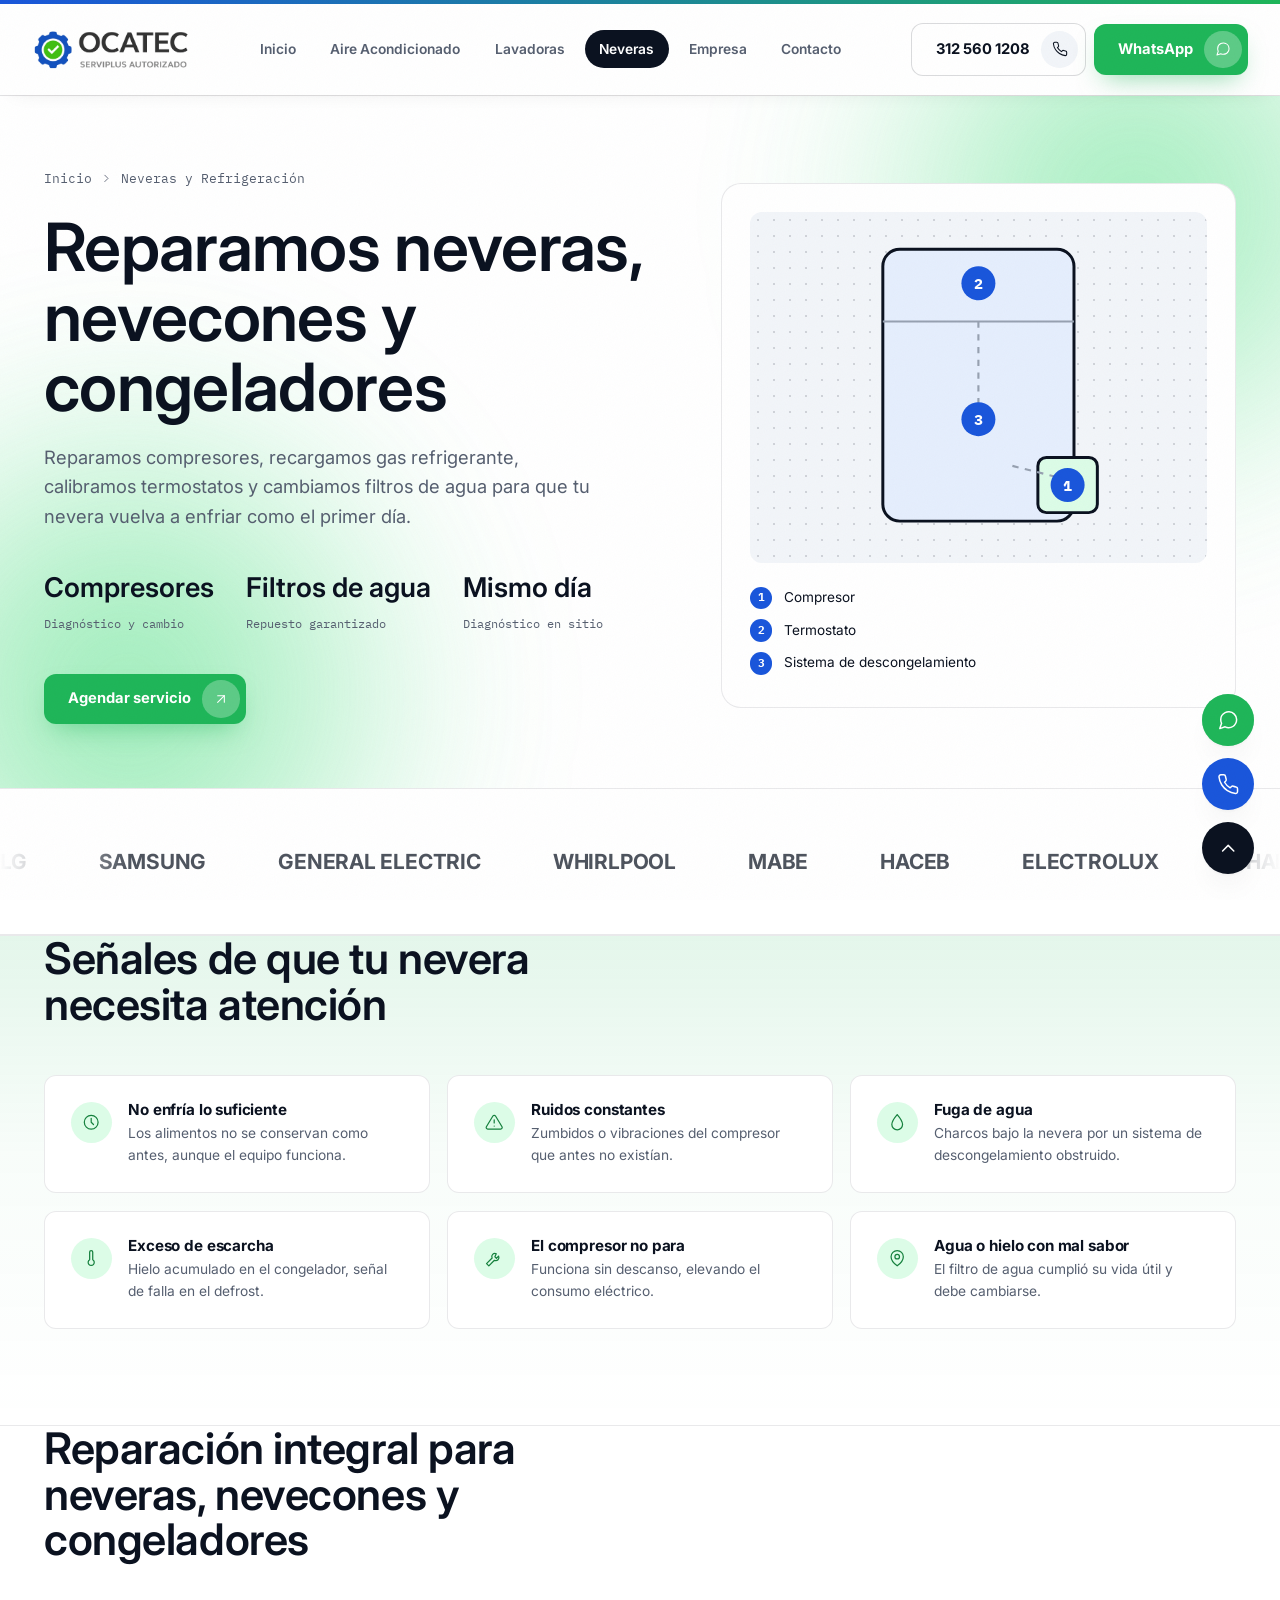
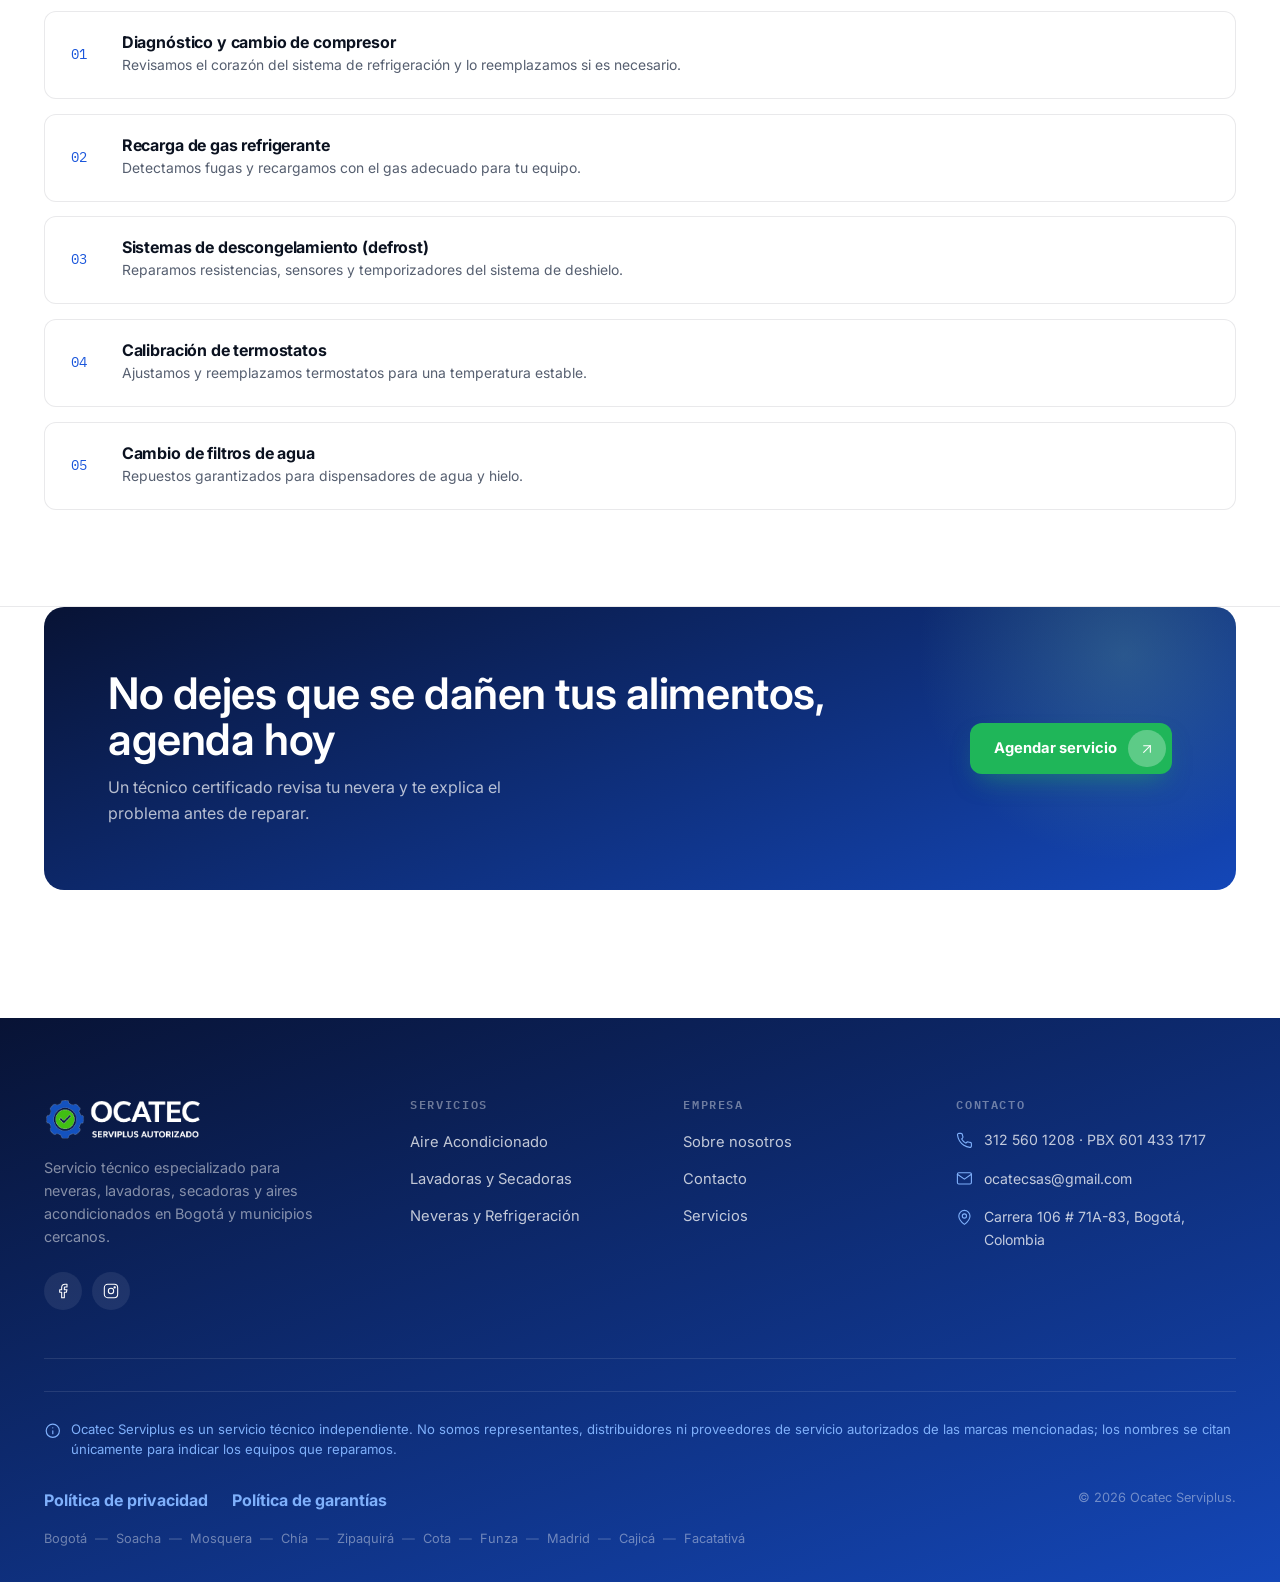
<file: nevera.html>
<!DOCTYPE html>
<html lang="es-CO">
<head>
<meta charset="UTF-8">
<meta name="viewport" content="width=device-width, initial-scale=1.0">
<title>Reparación de Neveras en Bogotá | Ocatec Serviplus</title>
<meta name="description" content="Reparación de neveras, nevecones y congeladores en Bogotá. Compresores, gas refrigerante, termostatos y cambio de filtros de agua, con garantía.">
<link rel="canonical" href="https://alejandro042305.github.io/OcatecSas/nevera.html">
<meta property="og:type" content="website">
<meta property="og:title" content="Reparación de Neveras en Bogotá">
<meta property="og:description" content="Reparación de neveras, nevecones y congeladores en Bogotá. Compresores, gas refrigerante, termostatos y cambio de filtros de agua, con garantía.">
<meta property="og:url" content="https://alejandro042305.github.io/OcatecSas/nevera.html">
<meta property="og:site_name" content="Ocatec Serviplus">
<meta property="og:locale" content="es_CO">
<meta name="twitter:card" content="summary">
<meta name="twitter:title" content="Reparación de Neveras en Bogotá">
<meta name="twitter:description" content="Reparación de neveras, nevecones y congeladores en Bogotá. Compresores, gas refrigerante, termostatos y cambio de filtros de agua, con garantía.">
<link rel="icon" type="image/png" href="img/favicon.png">
<link rel="apple-touch-icon" href="img/apple-touch-icon.png">
<link rel="preconnect" href="https://fonts.googleapis.com">
<link rel="preconnect" href="https://fonts.gstatic.com" crossorigin>
<link rel="stylesheet" href="https://fonts.googleapis.com/css2?family=Inter:wght@400;500;600;700;800;900&family=IBM+Plex+Mono:wght@400;500;600&display=swap">
<link rel="stylesheet" href="css/style.css">
<script type="application/ld+json">
{
  "@context": "https://schema.org",
  "@type": "LocalBusiness",
  "name": "Ocatec Serviplus",
  "description": "Servicio t\u00e9cnico independiente especializado en reparaci\u00f3n de neveras, lavadoras y aires acondicionados en Bogot\u00e1 y municipios cercanos.",
  "telephone": "+573125601208",
  "email": "ocatecsas@gmail.com",
  "url": "https://alejandro042305.github.io/OcatecSas/",
  "address": {
    "@type": "PostalAddress",
    "streetAddress": "Carrera 106 # 71A-83",
    "addressLocality": "Bogot\u00e1",
    "addressCountry": "CO"
  },
  "areaServed": ["Bogot\u00e1", "Soacha", "Mosquera", "Ch\u00eda", "Zipaquir\u00e1", "Cota", "Funza", "Madrid", "Cajic\u00e1", "Facatativ\u00e1"],
  "sameAs": [
    "https://www.facebook.com/OcatecAutorizadoServiplus",
    "https://www.instagram.com/ocatecsas"
  ]
}
</script>
<script type="application/ld+json">
{
  "@context": "https://schema.org",
  "@type": "BreadcrumbList",
  "itemListElement": [
    {"@type": "ListItem", "position": 1, "name": "Inicio", "item": "https://alejandro042305.github.io/OcatecSas/"},
    {"@type": "ListItem", "position": 2, "name": "Neveras y Refrigeración", "item": "https://alejandro042305.github.io/OcatecSas/nevera.html"}
  ]
}
</script>
</head>
<body>

<div class="top-accent-bar"></div>

<div class="nav-wrap">
  <nav class="nav">
    <a href="index.html" class="nav-logo">
      <img class="nav-logo-full" src="img/logo-full.png" alt="Ocatec Serviplus - Serviplus Autorizado" loading="eager">
    </a>
    <div class="nav-links">
      <a href="index.html">Inicio</a>
      <a href="aire-acondicionado.html">Aire Acondicionado</a>
      <a href="lavadora.html">Lavadoras</a>
      <a href="nevera.html" class="active">Neveras</a>
      <a href="empresa.html">Empresa</a>
      <a href="contacto.html">Contacto</a>
    </div>
    <div class="nav-cta">
      <a href="tel:+573125601208" class="btn btn-ghost">
        <span class="btn-label">312 560 1208</span>
        <span class="btn-icon"><svg class="icon" viewBox="0 0 24 24" style="width:1rem;height:1rem"><path d="M22 16.92v3a2 2 0 0 1-2.18 2 19.79 19.79 0 0 1-8.63-3.07 19.5 19.5 0 0 1-6-6A19.79 19.79 0 0 1 2.12 4.18 2 2 0 0 1 4.11 2h3a2 2 0 0 1 2 1.72c.13.96.36 1.9.7 2.81a2 2 0 0 1-.45 2.11L8.09 9.91a16 16 0 0 0 6 6l1.27-1.27a2 2 0 0 1 2.11-.45c.91.34 1.85.57 2.81.7A2 2 0 0 1 22 16.92Z"/></svg></span>
      </a>
      <a href="https://wa.me/573125601208" data-wa="Hola, quiero solicitar servicio de nevera o refrigeración." class="btn btn-amber">
        <span class="btn-label">WhatsApp</span>
        <span class="btn-icon"><svg class="icon" viewBox="0 0 24 24" style="width:1rem;height:1rem;stroke:#fff"><path d="M21 11.5a8.38 8.38 0 0 1-.9 3.8 8.5 8.5 0 0 1-7.6 4.7 8.38 8.38 0 0 1-3.8-.9L3 21l1.9-5.7a8.38 8.38 0 0 1-.9-3.8 8.5 8.5 0 0 1 4.7-7.6 8.38 8.38 0 0 1 3.8-.9h.5a8.48 8.48 0 0 1 8 8v.5Z"/></svg></span>
      </a>
    </div>
    <button class="nav-burger" data-burger aria-label="Abrir menú"><span></span><span></span></button>
  </nav>
</div>

<div class="mobile-overlay" data-overlay>
  <a href="index.html">Inicio</a>
  <a href="aire-acondicionado.html">Aire Acondicionado</a>
  <a href="lavadora.html">Lavadoras</a>
  <a href="nevera.html">Neveras</a>
  <a href="empresa.html">Empresa</a>
  <a href="contacto.html">Contacto</a>
  <a href="https://wa.me/573125601208" data-wa="Hola, quiero solicitar servicio de nevera o refrigeración." class="btn btn-amber mobile-cta">
    <span class="btn-label">Escríbenos por WhatsApp</span>
    <span class="btn-icon"><svg class="icon" viewBox="0 0 24 24" style="width:1rem;height:1rem;stroke:#fff"><path d="M21 11.5a8.38 8.38 0 0 1-.9 3.8 8.5 8.5 0 0 1-7.6 4.7 8.38 8.38 0 0 1-3.8-.9L3 21l1.9-5.7a8.38 8.38 0 0 1-.9-3.8 8.5 8.5 0 0 1 4.7-7.6 8.38 8.38 0 0 1 3.8-.9h.5a8.48 8.48 0 0 1 8 8v.5Z"/></svg></span>
  </a>
</div>

<main>

  <section class="page-hero glow-field">
    <div class="container page-hero-grid">
      <div class="reveal is-visible">
        <div class="breadcrumb">
          <a href="index.html">Inicio</a>
          <svg class="icon" viewBox="0 0 24 24"><path d="m9 6 6 6-6 6"/></svg>
          <span>Neveras y Refrigeración</span>
        </div>
        <h1>Reparamos neveras, nevecones y congeladores</h1>
        <p class="lede" style="margin-top:1.25rem">Reparamos compresores, recargamos gas refrigerante, calibramos termostatos y cambiamos filtros de agua para que tu nevera vuelva a enfriar como el primer día.</p>

        <div class="stat-strip">
          <div><strong>Compresores</strong><span>Diagnóstico y cambio</span></div>
          <div><strong>Filtros de agua</strong><span>Repuesto garantizado</span></div>
          <div><strong>Mismo día</strong><span>Diagnóstico en sitio</span></div>
        </div>

        <div class="hero-actions">
          <a href="contacto.html" class="btn btn-amber">
            <span class="btn-label">Agendar servicio</span>
            <span class="btn-icon"><svg class="icon" viewBox="0 0 24 24" style="width:1rem;height:1rem;stroke:#fff"><path d="M7 17 17 7"/><path d="M7 7h10v10"/></svg></span>
          </a>
        </div>
      </div>

      <div class="hero-visual reveal is-visible">
        <div class="diagram-panel">
          <div class="diagram-stage">
            <svg viewBox="0 0 200 150">
              <rect x="55" y="10" width="90" height="128" rx="8" class="diagram-shape accent"/>
              <line x1="55" y1="44" x2="145" y2="44" stroke="var(--ink-faint)" stroke-width="1"/>
              <rect x="128" y="108" width="28" height="26" rx="4" class="diagram-shape accent-b"/>
              <path d="M100 44 L100 90" class="diagram-leader"/>
              <path d="M116 112 L140 118" class="diagram-leader"/>
              <g class="diagram-marker"><circle cx="142" cy="121" r="8"/><text x="142" y="122">1</text></g>
              <g class="diagram-marker"><circle cx="100" cy="26" r="8"/><text x="100" y="27">2</text></g>
              <g class="diagram-marker"><circle cx="100" cy="90" r="8"/><text x="100" y="91">3</text></g>
            </svg>
          </div>
          <ul class="diagram-legend">
            <li><span class="num">1</span>Compresor</li>
            <li><span class="num">2</span>Termostato</li>
            <li><span class="num">3</span>Sistema de descongelamiento</li>
          </ul>
        </div>
      </div>
    </div>
  </section>

  <!-- MARQUEE -->
  <section style="padding:3.5rem 0; border-bottom:1px solid var(--line)">
    <div class="marquee">
      <div class="marquee-track">
        <span class="brand-word">LG</span>
        <span class="brand-word">SAMSUNG</span>
        <span class="brand-word">GENERAL ELECTRIC</span>
        <span class="brand-word">WHIRLPOOL</span>
        <span class="brand-word">MABE</span>
        <span class="brand-word">HACEB</span>
        <span class="brand-word">ELECTROLUX</span>
        <span class="brand-word">CHALLENGER</span>
        <span class="brand-word">KALLEY</span>
        <span class="brand-word">CHIQ</span>
        <span class="brand-word">LG</span>
        <span class="brand-word">SAMSUNG</span>
        <span class="brand-word">GENERAL ELECTRIC</span>
        <span class="brand-word">WHIRLPOOL</span>
        <span class="brand-word">MABE</span>
        <span class="brand-word">HACEB</span>
        <span class="brand-word">ELECTROLUX</span>
        <span class="brand-word">CHALLENGER</span>
        <span class="brand-word">KALLEY</span>
        <span class="brand-word">CHIQ</span>
      </div>
    </div>
  </section>

  <section class="section section-alt section-tint-green" style="padding-top:0">
    <div class="container">
      <div class="section-head reveal">
        <h2>Señales de que tu nevera necesita atención</h2>
      </div>
      <div class="symptom-grid">
        <div class="symptom-card reveal">
          <span class="icon-wrap"><svg class="icon" viewBox="0 0 24 24"><circle cx="12" cy="12" r="9"/><path d="M12 7v5l3 3"/></svg></span>
          <div><h4>No enfría lo suficiente</h4><p>Los alimentos no se conservan como antes, aunque el equipo funciona.</p></div>
        </div>
        <div class="symptom-card reveal">
          <span class="icon-wrap"><svg class="icon" viewBox="0 0 24 24"><path d="M10.3 3.9 1.8 18a2 2 0 0 0 1.7 3h17a2 2 0 0 0 1.7-3L13.7 3.9a2 2 0 0 0-3.4 0Z"/><path d="M12 9v4M12 17h.01"/></svg></span>
          <div><h4>Ruidos constantes</h4><p>Zumbidos o vibraciones del compresor que antes no existían.</p></div>
        </div>
        <div class="symptom-card reveal">
          <span class="icon-wrap"><svg class="icon" viewBox="0 0 24 24"><path d="M12 2s7 8 7 13a7 7 0 0 1-14 0c0-5 7-13 7-13Z"/></svg></span>
          <div><h4>Fuga de agua</h4><p>Charcos bajo la nevera por un sistema de descongelamiento obstruido.</p></div>
        </div>
        <div class="symptom-card reveal">
          <span class="icon-wrap"><svg class="icon" viewBox="0 0 24 24"><path d="M14 4a2 2 0 0 0-4 0v10a4 4 0 1 0 4 0Z"/></svg></span>
          <div><h4>Exceso de escarcha</h4><p>Hielo acumulado en el congelador, señal de falla en el defrost.</p></div>
        </div>
        <div class="symptom-card reveal">
          <span class="icon-wrap"><svg class="icon" viewBox="0 0 24 24"><path d="M14.7 6.3a4 4 0 0 0-5.4 5.4L2 19l3 3 7.3-7.3a4 4 0 0 0 5.4-5.4l-2.8 2.8-2-2Z"/></svg></span>
          <div><h4>El compresor no para</h4><p>Funciona sin descanso, elevando el consumo eléctrico.</p></div>
        </div>
        <div class="symptom-card reveal">
          <span class="icon-wrap"><svg class="icon" viewBox="0 0 24 24"><path d="M20 10c0 6-8 12-8 12s-8-6-8-12a8 8 0 0 1 16 0Z"/><circle cx="12" cy="10" r="3"/></svg></span>
          <div><h4>Agua o hielo con mal sabor</h4><p>El filtro de agua cumplió su vida útil y debe cambiarse.</p></div>
        </div>
      </div>
    </div>
  </section>

  <section class="section" style="padding-top:0">
    <div class="container">
      <div class="section-head reveal">
        <h2>Reparación integral para neveras, nevecones y congeladores</h2>
      </div>
      <div class="service-detail">
        <div class="service-row reveal"><span class="index">01</span><div><h4>Diagnóstico y cambio de compresor</h4><p>Revisamos el corazón del sistema de refrigeración y lo reemplazamos si es necesario.</p></div></div>
        <div class="service-row reveal"><span class="index">02</span><div><h4>Recarga de gas refrigerante</h4><p>Detectamos fugas y recargamos con el gas adecuado para tu equipo.</p></div></div>
        <div class="service-row reveal"><span class="index">03</span><div><h4>Sistemas de descongelamiento (defrost)</h4><p>Reparamos resistencias, sensores y temporizadores del sistema de deshielo.</p></div></div>
        <div class="service-row reveal"><span class="index">04</span><div><h4>Calibración de termostatos</h4><p>Ajustamos y reemplazamos termostatos para una temperatura estable.</p></div></div>
        <div class="service-row reveal"><span class="index">05</span><div><h4>Cambio de filtros de agua</h4><p>Repuestos garantizados para dispensadores de agua y hielo.</p></div></div>
      </div>
    </div>
  </section>

  <section class="section" style="padding-top:0">
    <div class="container reveal">
      <div class="cta-band">
        <div>
          <h2>No dejes que se dañen tus alimentos, agenda hoy</h2>
          <p>Un técnico certificado revisa tu nevera y te explica el problema antes de reparar.</p>
        </div>
        <div class="hero-actions">
          <a href="contacto.html" class="btn btn-amber">
            <span class="btn-label">Agendar servicio</span>
            <span class="btn-icon"><svg class="icon" viewBox="0 0 24 24" style="width:1rem;height:1rem;stroke:#fff"><path d="M7 17 17 7"/><path d="M7 7h10v10"/></svg></span>
          </a>
        </div>
      </div>
    </div>
  </section>

</main>

<footer class="footer">
  <div class="container">
    <div class="footer-grid">
      <div class="footer-brand">
        <a href="index.html" class="nav-logo">
          <img class="nav-logo-full" src="img/logo-full-light.png" alt="Ocatec Serviplus - Serviplus Autorizado" loading="lazy">
        </a>
        <p>Servicio técnico especializado para neveras, lavadoras, secadoras y aires acondicionados en Bogotá y municipios cercanos.</p>
        <div class="footer-social">
          <a href="https://www.facebook.com/OcatecAutorizadoServiplus" target="_blank" rel="noopener" aria-label="Facebook"><svg class="icon" viewBox="0 0 24 24" style="width:1rem;height:1rem;color:#fff"><path d="M18 2h-3a5 5 0 0 0-5 5v3H7v4h3v8h4v-8h3l1-4h-4V7a1 1 0 0 1 1-1h3Z"/></svg></a>
          <a href="https://www.instagram.com/ocatecsas" target="_blank" rel="noopener" aria-label="Instagram"><svg class="icon" viewBox="0 0 24 24" style="width:1rem;height:1rem;color:#fff"><rect x="2" y="2" width="20" height="20" rx="5"/><circle cx="12" cy="12" r="4"/><circle cx="17.5" cy="6.5" r="1"/></svg></a>
        </div>
      </div>
      <div>
        <h4>Servicios</h4>
        <ul class="footer-links">
          <li><a href="aire-acondicionado.html">Aire Acondicionado</a></li>
          <li><a href="lavadora.html">Lavadoras y Secadoras</a></li>
          <li><a href="nevera.html">Neveras y Refrigeración</a></li>
        </ul>
      </div>
      <div>
        <h4>Empresa</h4>
        <ul class="footer-links">
          <li><a href="empresa.html">Sobre nosotros</a></li>
          <li><a href="contacto.html">Contacto</a></li>
          <li><a href="index.html#servicios">Servicios</a></li>
        </ul>
      </div>
      <div>
        <h4>Contacto</h4>
        <ul class="footer-contact">
          <li><svg class="icon" viewBox="0 0 24 24"><path d="M22 16.92v3a2 2 0 0 1-2.18 2 19.79 19.79 0 0 1-8.63-3.07 19.5 19.5 0 0 1-6-6A19.79 19.79 0 0 1 2.12 4.18 2 2 0 0 1 4.11 2h3a2 2 0 0 1 2 1.72c.13.96.36 1.9.7 2.81a2 2 0 0 1-.45 2.11L8.09 9.91a16 16 0 0 0 6 6l1.27-1.27a2 2 0 0 1 2.11-.45c.91.34 1.85.57 2.81.7A2 2 0 0 1 22 16.92Z"/></svg><span>312 560 1208 · PBX 601 433 1717</span></li>
          <li><svg class="icon" viewBox="0 0 24 24"><rect x="2" y="4" width="20" height="16" rx="2"/><path d="m22 6-10 7L2 6"/></svg><span>ocatecsas@gmail.com</span></li>
          <li><svg class="icon" viewBox="0 0 24 24"><path d="M20 10c0 6-8 12-8 12s-8-6-8-12a8 8 0 0 1 16 0Z"/><circle cx="12" cy="10" r="3"/></svg><span>Carrera 106 # 71A-83, Bogotá, Colombia</span></li>
        </ul>
      </div>
    </div>
    <p class="footer-disclaimer">
      <svg class="icon" viewBox="0 0 24 24"><circle cx="12" cy="12" r="9"/><path d="M12 16v-4M12 8h.01"/></svg>
      Ocatec Serviplus es un servicio técnico independiente. No somos representantes, distribuidores ni proveedores de servicio autorizados de las marcas mencionadas; los nombres se citan únicamente para indicar los equipos que reparamos.
    </p>

    <div class="footer-bottom">
      <div class="footer-legal">
        <a href="privacidad.html">Política de privacidad</a>
        <a href="garantias.html">Política de garantías</a>
      </div>
      <span>© <span data-year></span> Ocatec Serviplus.</span>
      <div class="footer-bottom-locations">
        <span>Bogotá</span><span>Soacha</span><span>Mosquera</span><span>Chía</span><span>Zipaquirá</span><span>Cota</span><span>Funza</span><span>Madrid</span><span>Cajicá</span><span>Facatativá</span>
      </div>
    </div>
  </div>
</footer>

<nav class="bottom-tab-bar" aria-label="Navegación móvil">
  <a href="index.html">
    <svg class="icon" viewBox="0 0 24 24"><path d="M3 9l9-7 9 7v11a2 2 0 0 1-2 2H5a2 2 0 0 1-2-2z"/><path d="M9 22V12h6v10"/></svg>
    <span>Inicio</span>
  </a>
  <a href="nevera.html" class="active">
    <svg class="icon" viewBox="0 0 24 24"><rect x="5" y="2" width="14" height="20" rx="2"/><line x1="5" y1="10" x2="19" y2="10"/><line x1="9" y1="5" x2="9" y2="7"/><line x1="9" y1="14" x2="9" y2="17"/></svg>
    <span>Neveras</span>
  </a>
  <a href="lavadora.html">
    <svg class="icon" viewBox="0 0 24 24"><rect x="3" y="3" width="18" height="18" rx="2"/><circle cx="12" cy="13" r="5"/><circle cx="12" cy="13" r="2"/></svg>
    <span>Lavadoras</span>
  </a>
  <a href="aire-acondicionado.html">
    <svg class="icon" viewBox="0 0 24 24"><rect x="2" y="6" width="20" height="6" rx="2"/><path d="M4 16c1 2 3 2 4 0M9 17c1 2 3 2 4 0M14 16c1 2 3 2 4 0"/></svg>
    <span>Aires</span>
  </a>
  <a href="contacto.html">
    <svg class="icon" viewBox="0 0 24 24"><rect x="2" y="4" width="20" height="16" rx="2"/><path d="m22 6-10 7L2 6"/></svg>
    <span>Contacto</span>
  </a>
</nav>

<div class="fab-stack">
  <a href="https://wa.me/573125601208" data-wa="Hola, quiero solicitar servicio de nevera o refrigeración." class="fab fab-wa" aria-label="Escríbenos por WhatsApp">
    <svg class="icon" viewBox="0 0 24 24"><path d="M21 11.5a8.38 8.38 0 0 1-.9 3.8 8.5 8.5 0 0 1-7.6 4.7 8.38 8.38 0 0 1-3.8-.9L3 21l1.9-5.7a8.38 8.38 0 0 1-.9-3.8 8.5 8.5 0 0 1 4.7-7.6 8.38 8.38 0 0 1 3.8-.9h.5a8.48 8.48 0 0 1 8 8v.5Z"/></svg>
  </a>
  <a href="tel:+573125601208" class="fab fab-call" aria-label="Llamar ahora">
    <svg class="icon" viewBox="0 0 24 24"><path d="M22 16.92v3a2 2 0 0 1-2.18 2 19.79 19.79 0 0 1-8.63-3.07 19.5 19.5 0 0 1-6-6A19.79 19.79 0 0 1 2.12 4.18 2 2 0 0 1 4.11 2h3a2 2 0 0 1 2 1.72c.13.96.36 1.9.7 2.81a2 2 0 0 1-.45 2.11L8.09 9.91a16 16 0 0 0 6 6l1.27-1.27a2 2 0 0 1 2.11-.45c.91.34 1.85.57 2.81.7A2 2 0 0 1 22 16.92Z"/></svg>
  </a>
  <a href="#top" class="fab fab-top" data-to-top aria-label="Volver arriba">
    <svg class="icon" viewBox="0 0 24 24"><path d="m18 15-6-6-6 6"/></svg>
  </a>
</div>

<script src="js/main.js"></script>
</body>
</html>
</file>
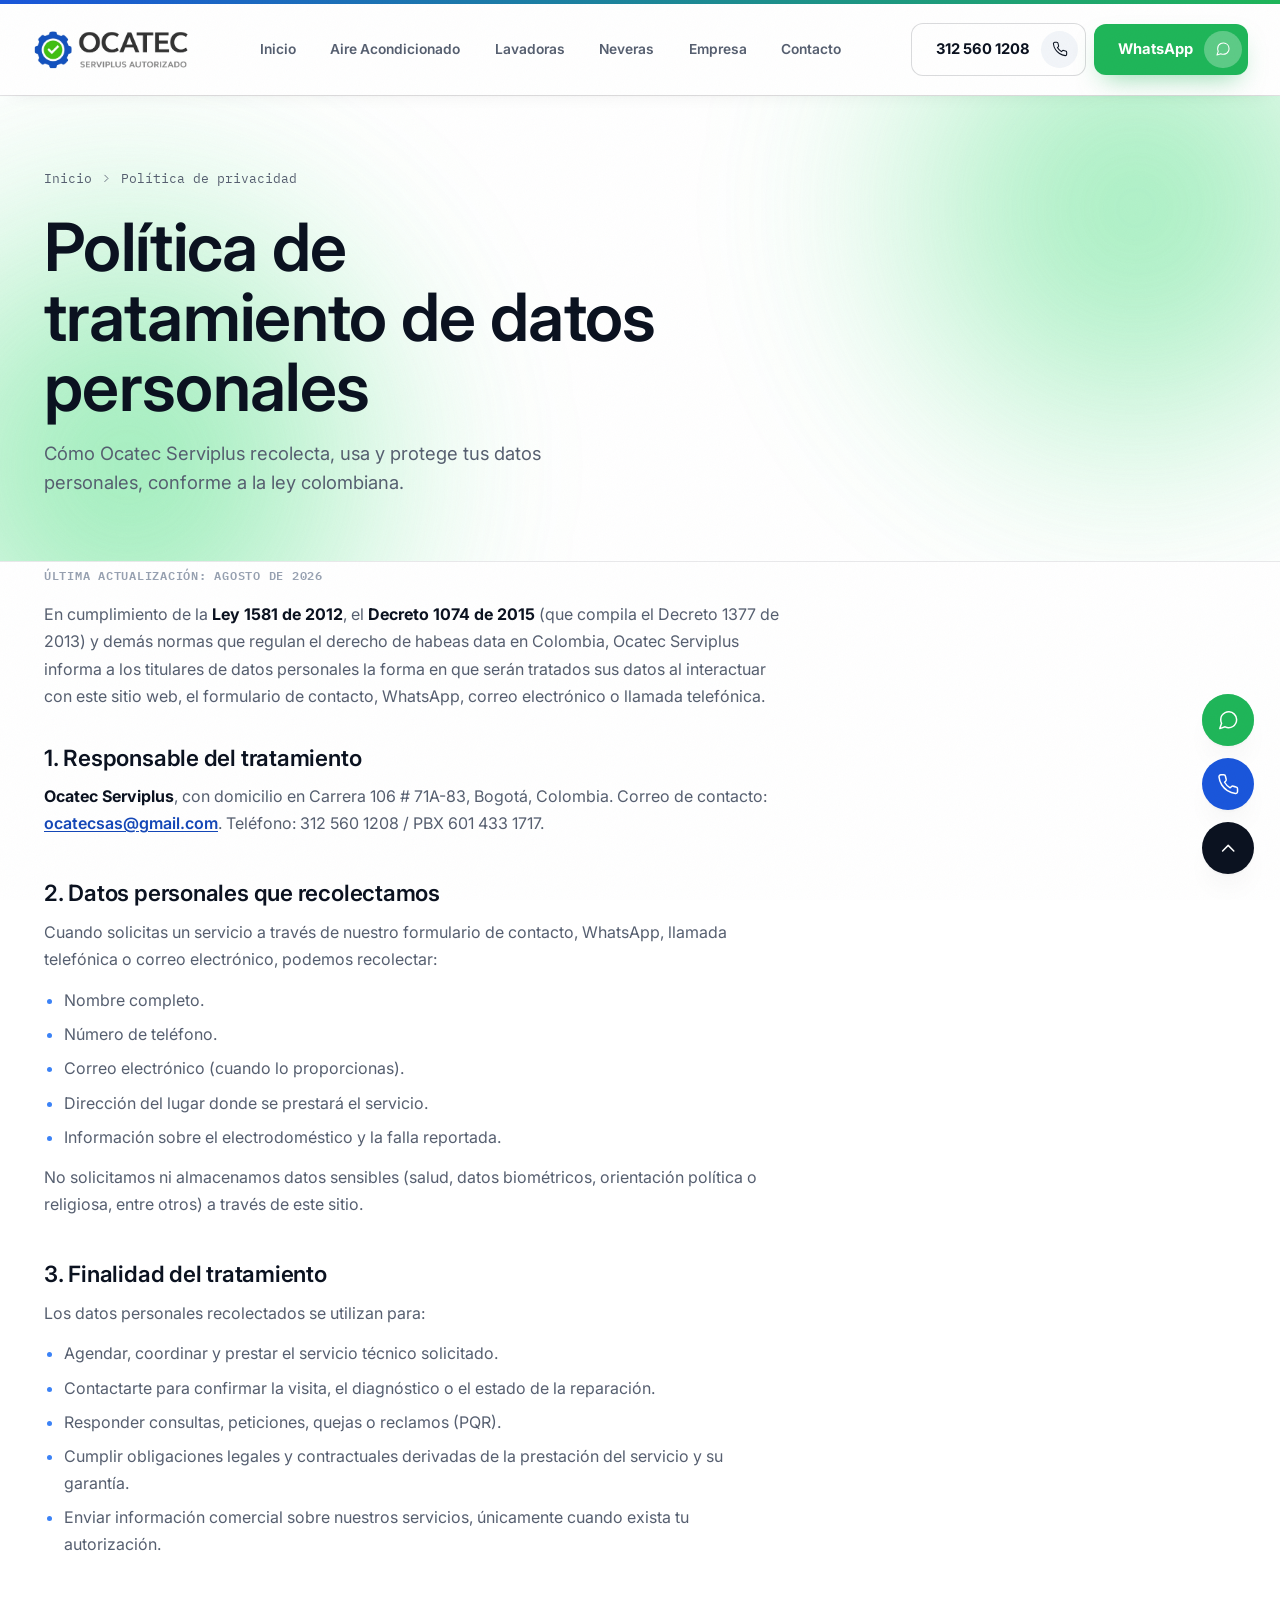
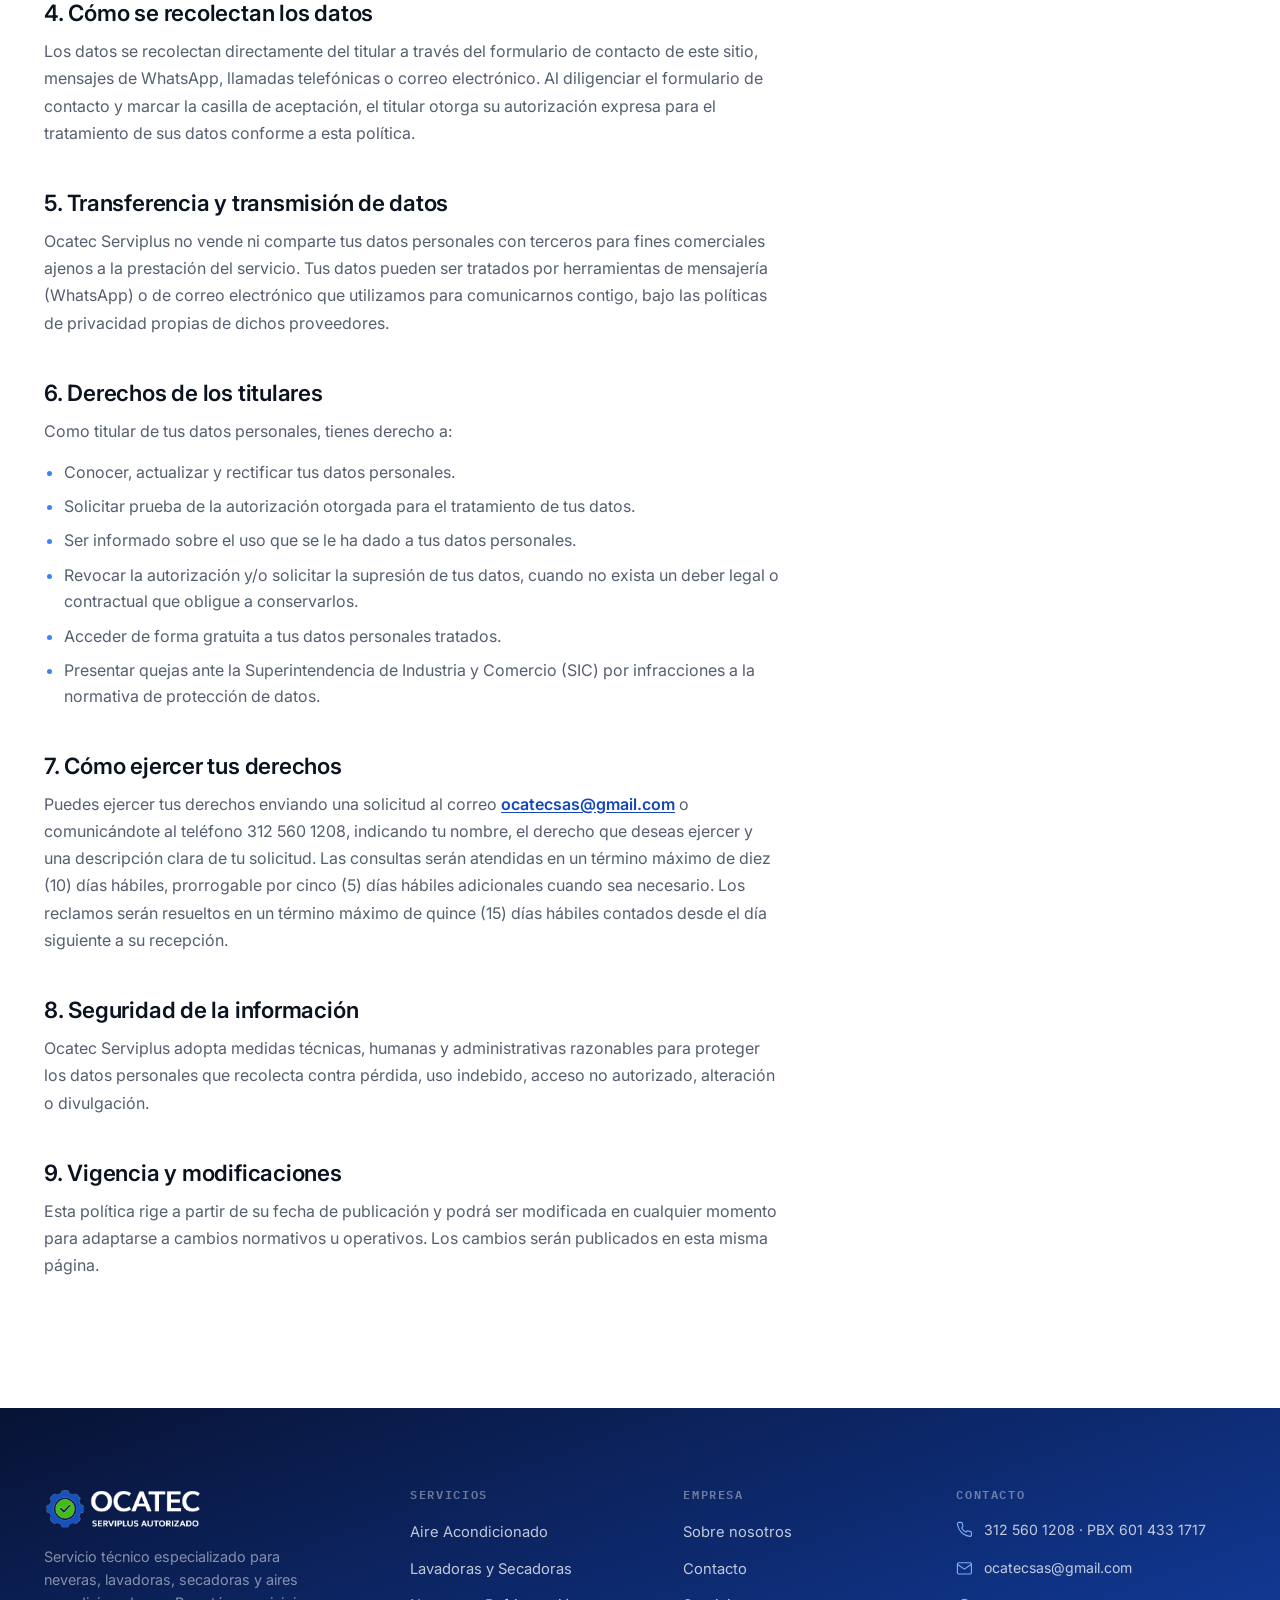
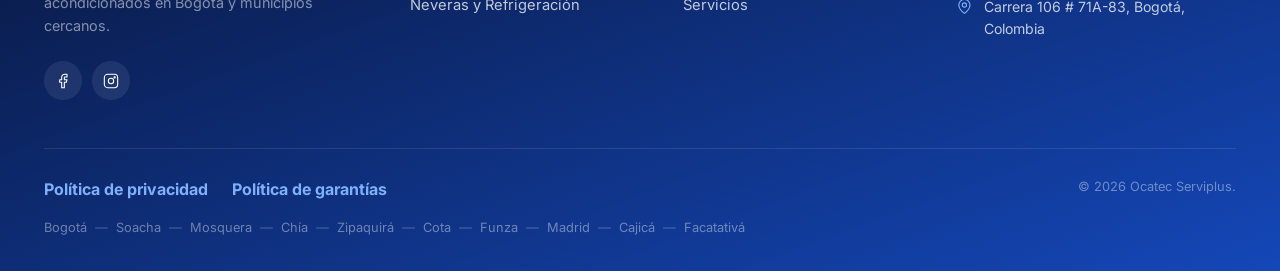
<file: privacidad.html>
<!DOCTYPE html>
<html lang="es-CO">
<head>
<meta charset="UTF-8">
<meta name="viewport" content="width=device-width, initial-scale=1.0">
<title>Política de Privacidad | Ocatec Serviplus</title>
<meta name="description" content="Política de tratamiento de datos personales de Ocatec Serviplus, conforme a la Ley 1581 de 2012 y el Decreto 1074 de 2015 de Colombia.">
<link rel="canonical" href="https://alejandro042305.github.io/OcatecSas/privacidad.html">
<meta name="robots" content="noindex, follow">
<meta property="og:type" content="website">
<meta property="og:title" content="Política de Privacidad">
<meta property="og:description" content="Política de tratamiento de datos personales de Ocatec Serviplus, conforme a la Ley 1581 de 2012 y el Decreto 1074 de 2015 de Colombia.">
<meta property="og:url" content="https://alejandro042305.github.io/OcatecSas/privacidad.html">
<meta property="og:site_name" content="Ocatec Serviplus">
<meta property="og:locale" content="es_CO">
<meta name="twitter:card" content="summary">
<meta name="twitter:title" content="Política de Privacidad">
<meta name="twitter:description" content="Política de tratamiento de datos personales de Ocatec Serviplus, conforme a la Ley 1581 de 2012 y el Decreto 1074 de 2015 de Colombia.">
<link rel="icon" type="image/png" href="img/favicon.png">
<link rel="apple-touch-icon" href="img/apple-touch-icon.png">
<link rel="preconnect" href="https://fonts.googleapis.com">
<link rel="preconnect" href="https://fonts.gstatic.com" crossorigin>
<link rel="stylesheet" href="https://fonts.googleapis.com/css2?family=Inter:wght@400;500;600;700;800;900&family=IBM+Plex+Mono:wght@400;500;600&display=swap">
<link rel="stylesheet" href="css/style.css">
<script type="application/ld+json">
{
  "@context": "https://schema.org",
  "@type": "BreadcrumbList",
  "itemListElement": [
    {"@type": "ListItem", "position": 1, "name": "Inicio", "item": "https://alejandro042305.github.io/OcatecSas/"},
    {"@type": "ListItem", "position": 2, "name": "Política de privacidad", "item": "https://alejandro042305.github.io/OcatecSas/privacidad.html"}
  ]
}
</script>
</head>
<body>

<div class="top-accent-bar"></div>

<div class="nav-wrap">
  <nav class="nav">
    <a href="index.html" class="nav-logo">
      <img class="nav-logo-full" src="img/logo-full.png" alt="Ocatec Serviplus - Serviplus Autorizado" loading="eager">
    </a>
    <div class="nav-links">
      <a href="index.html">Inicio</a>
      <a href="aire-acondicionado.html">Aire Acondicionado</a>
      <a href="lavadora.html">Lavadoras</a>
      <a href="nevera.html">Neveras</a>
      <a href="empresa.html">Empresa</a>
      <a href="contacto.html">Contacto</a>
    </div>
    <div class="nav-cta">
      <a href="tel:+573125601208" class="btn btn-ghost">
        <span class="btn-label">312 560 1208</span>
        <span class="btn-icon"><svg class="icon" viewBox="0 0 24 24" style="width:1rem;height:1rem"><path d="M22 16.92v3a2 2 0 0 1-2.18 2 19.79 19.79 0 0 1-8.63-3.07 19.5 19.5 0 0 1-6-6A19.79 19.79 0 0 1 2.12 4.18 2 2 0 0 1 4.11 2h3a2 2 0 0 1 2 1.72c.13.96.36 1.9.7 2.81a2 2 0 0 1-.45 2.11L8.09 9.91a16 16 0 0 0 6 6l1.27-1.27a2 2 0 0 1 2.11-.45c.91.34 1.85.57 2.81.7A2 2 0 0 1 22 16.92Z"/></svg></span>
      </a>
      <a href="https://wa.me/573125601208" data-wa="Hola, quiero solicitar un servicio técnico." class="btn btn-amber">
        <span class="btn-label">WhatsApp</span>
        <span class="btn-icon"><svg class="icon" viewBox="0 0 24 24" style="width:1rem;height:1rem;stroke:#fff"><path d="M21 11.5a8.38 8.38 0 0 1-.9 3.8 8.5 8.5 0 0 1-7.6 4.7 8.38 8.38 0 0 1-3.8-.9L3 21l1.9-5.7a8.38 8.38 0 0 1-.9-3.8 8.5 8.5 0 0 1 4.7-7.6 8.38 8.38 0 0 1 3.8-.9h.5a8.48 8.48 0 0 1 8 8v.5Z"/></svg></span>
      </a>
    </div>
    <button class="nav-burger" data-burger aria-label="Abrir menú"><span></span><span></span></button>
  </nav>
</div>

<div class="mobile-overlay" data-overlay>
  <a href="index.html">Inicio</a>
  <a href="aire-acondicionado.html">Aire Acondicionado</a>
  <a href="lavadora.html">Lavadoras</a>
  <a href="nevera.html">Neveras</a>
  <a href="empresa.html">Empresa</a>
  <a href="contacto.html">Contacto</a>
  <a href="https://wa.me/573125601208" data-wa="Hola, quiero solicitar un servicio técnico." class="btn btn-amber mobile-cta">
    <span class="btn-label">Escríbenos por WhatsApp</span>
    <span class="btn-icon"><svg class="icon" viewBox="0 0 24 24" style="width:1rem;height:1rem;stroke:#fff"><path d="M21 11.5a8.38 8.38 0 0 1-.9 3.8 8.5 8.5 0 0 1-7.6 4.7 8.38 8.38 0 0 1-3.8-.9L3 21l1.9-5.7a8.38 8.38 0 0 1-.9-3.8 8.5 8.5 0 0 1 4.7-7.6 8.38 8.38 0 0 1 3.8-.9h.5a8.48 8.48 0 0 1 8 8v.5Z"/></svg></span>
  </a>
</div>

<main>

  <section class="page-hero glow-field" style="padding-bottom:1rem">
    <div class="container">
      <div class="breadcrumb reveal is-visible">
        <a href="index.html">Inicio</a>
        <svg class="icon" viewBox="0 0 24 24"><path d="m9 6 6 6-6 6"/></svg>
        <span>Política de privacidad</span>
      </div>
      <div class="section-head reveal is-visible">
        <h1>Política de tratamiento de datos personales</h1>
        <p class="lede" style="margin-top:1rem">Cómo Ocatec Serviplus recolecta, usa y protege tus datos personales, conforme a la ley colombiana.</p>
      </div>
    </div>
  </section>

  <section class="section" style="padding-top:0">
    <div class="container">
      <div class="legal-content reveal is-visible">

        <span class="legal-updated">Última actualización: agosto de 2026</span>

        <p>En cumplimiento de la <strong>Ley 1581 de 2012</strong>, el <strong>Decreto 1074 de 2015</strong> (que compila el Decreto 1377 de 2013) y demás normas que regulan el derecho de habeas data en Colombia, Ocatec Serviplus informa a los titulares de datos personales la forma en que serán tratados sus datos al interactuar con este sitio web, el formulario de contacto, WhatsApp, correo electrónico o llamada telefónica.</p>

        <h2>1. Responsable del tratamiento</h2>
        <p><strong>Ocatec Serviplus</strong>, con domicilio en Carrera 106 # 71A-83, Bogotá, Colombia. Correo de contacto: <a href="mailto:ocatecsas@gmail.com">ocatecsas@gmail.com</a>. Teléfono: 312 560 1208 / PBX 601 433 1717.</p>

        <h2>2. Datos personales que recolectamos</h2>
        <p>Cuando solicitas un servicio a través de nuestro formulario de contacto, WhatsApp, llamada telefónica o correo electrónico, podemos recolectar:</p>
        <ul>
          <li>Nombre completo.</li>
          <li>Número de teléfono.</li>
          <li>Correo electrónico (cuando lo proporcionas).</li>
          <li>Dirección del lugar donde se prestará el servicio.</li>
          <li>Información sobre el electrodoméstico y la falla reportada.</li>
        </ul>
        <p>No solicitamos ni almacenamos datos sensibles (salud, datos biométricos, orientación política o religiosa, entre otros) a través de este sitio.</p>

        <h2>3. Finalidad del tratamiento</h2>
        <p>Los datos personales recolectados se utilizan para:</p>
        <ul>
          <li>Agendar, coordinar y prestar el servicio técnico solicitado.</li>
          <li>Contactarte para confirmar la visita, el diagnóstico o el estado de la reparación.</li>
          <li>Responder consultas, peticiones, quejas o reclamos (PQR).</li>
          <li>Cumplir obligaciones legales y contractuales derivadas de la prestación del servicio y su garantía.</li>
          <li>Enviar información comercial sobre nuestros servicios, únicamente cuando exista tu autorización.</li>
        </ul>

        <h2>4. Cómo se recolectan los datos</h2>
        <p>Los datos se recolectan directamente del titular a través del formulario de contacto de este sitio, mensajes de WhatsApp, llamadas telefónicas o correo electrónico. Al diligenciar el formulario de contacto y marcar la casilla de aceptación, el titular otorga su autorización expresa para el tratamiento de sus datos conforme a esta política.</p>

        <h2>5. Transferencia y transmisión de datos</h2>
        <p>Ocatec Serviplus no vende ni comparte tus datos personales con terceros para fines comerciales ajenos a la prestación del servicio. Tus datos pueden ser tratados por herramientas de mensajería (WhatsApp) o de correo electrónico que utilizamos para comunicarnos contigo, bajo las políticas de privacidad propias de dichos proveedores.</p>

        <h2>6. Derechos de los titulares</h2>
        <p>Como titular de tus datos personales, tienes derecho a:</p>
        <ul>
          <li>Conocer, actualizar y rectificar tus datos personales.</li>
          <li>Solicitar prueba de la autorización otorgada para el tratamiento de tus datos.</li>
          <li>Ser informado sobre el uso que se le ha dado a tus datos personales.</li>
          <li>Revocar la autorización y/o solicitar la supresión de tus datos, cuando no exista un deber legal o contractual que obligue a conservarlos.</li>
          <li>Acceder de forma gratuita a tus datos personales tratados.</li>
          <li>Presentar quejas ante la Superintendencia de Industria y Comercio (SIC) por infracciones a la normativa de protección de datos.</li>
        </ul>

        <h2>7. Cómo ejercer tus derechos</h2>
        <p>Puedes ejercer tus derechos enviando una solicitud al correo <a href="mailto:ocatecsas@gmail.com">ocatecsas@gmail.com</a> o comunicándote al teléfono 312 560 1208, indicando tu nombre, el derecho que deseas ejercer y una descripción clara de tu solicitud. Las consultas serán atendidas en un término máximo de diez (10) días hábiles, prorrogable por cinco (5) días hábiles adicionales cuando sea necesario. Los reclamos serán resueltos en un término máximo de quince (15) días hábiles contados desde el día siguiente a su recepción.</p>

        <h2>8. Seguridad de la información</h2>
        <p>Ocatec Serviplus adopta medidas técnicas, humanas y administrativas razonables para proteger los datos personales que recolecta contra pérdida, uso indebido, acceso no autorizado, alteración o divulgación.</p>

        <h2>9. Vigencia y modificaciones</h2>
        <p>Esta política rige a partir de su fecha de publicación y podrá ser modificada en cualquier momento para adaptarse a cambios normativos u operativos. Los cambios serán publicados en esta misma página.</p>

      </div>
    </div>
  </section>

</main>

<footer class="footer">
  <div class="container">
    <div class="footer-grid">
      <div class="footer-brand">
        <a href="index.html" class="nav-logo">
          <img class="nav-logo-full" src="img/logo-full-light.png" alt="Ocatec Serviplus - Serviplus Autorizado" loading="lazy">
        </a>
        <p>Servicio técnico especializado para neveras, lavadoras, secadoras y aires acondicionados en Bogotá y municipios cercanos.</p>
        <div class="footer-social">
          <a href="https://www.facebook.com/OcatecAutorizadoServiplus" target="_blank" rel="noopener" aria-label="Facebook"><svg class="icon" viewBox="0 0 24 24" style="width:1rem;height:1rem;color:#fff"><path d="M18 2h-3a5 5 0 0 0-5 5v3H7v4h3v8h4v-8h3l1-4h-4V7a1 1 0 0 1 1-1h3Z"/></svg></a>
          <a href="https://www.instagram.com/ocatecsas" target="_blank" rel="noopener" aria-label="Instagram"><svg class="icon" viewBox="0 0 24 24" style="width:1rem;height:1rem;color:#fff"><rect x="2" y="2" width="20" height="20" rx="5"/><circle cx="12" cy="12" r="4"/><circle cx="17.5" cy="6.5" r="1"/></svg></a>
        </div>
      </div>
      <div>
        <h4>Servicios</h4>
        <ul class="footer-links">
          <li><a href="aire-acondicionado.html">Aire Acondicionado</a></li>
          <li><a href="lavadora.html">Lavadoras y Secadoras</a></li>
          <li><a href="nevera.html">Neveras y Refrigeración</a></li>
        </ul>
      </div>
      <div>
        <h4>Empresa</h4>
        <ul class="footer-links">
          <li><a href="empresa.html">Sobre nosotros</a></li>
          <li><a href="contacto.html">Contacto</a></li>
          <li><a href="index.html#servicios">Servicios</a></li>
        </ul>
      </div>
      <div>
        <h4>Contacto</h4>
        <ul class="footer-contact">
          <li><svg class="icon" viewBox="0 0 24 24"><path d="M22 16.92v3a2 2 0 0 1-2.18 2 19.79 19.79 0 0 1-8.63-3.07 19.5 19.5 0 0 1-6-6A19.79 19.79 0 0 1 2.12 4.18 2 2 0 0 1 4.11 2h3a2 2 0 0 1 2 1.72c.13.96.36 1.9.7 2.81a2 2 0 0 1-.45 2.11L8.09 9.91a16 16 0 0 0 6 6l1.27-1.27a2 2 0 0 1 2.11-.45c.91.34 1.85.57 2.81.7A2 2 0 0 1 22 16.92Z"/></svg><span>312 560 1208 · PBX 601 433 1717</span></li>
          <li><svg class="icon" viewBox="0 0 24 24"><rect x="2" y="4" width="20" height="16" rx="2"/><path d="m22 6-10 7L2 6"/></svg><span>ocatecsas@gmail.com</span></li>
          <li><svg class="icon" viewBox="0 0 24 24"><path d="M20 10c0 6-8 12-8 12s-8-6-8-12a8 8 0 0 1 16 0Z"/><circle cx="12" cy="10" r="3"/></svg><span>Carrera 106 # 71A-83, Bogotá, Colombia</span></li>
        </ul>
      </div>
    </div>
    <div class="footer-bottom">
      <div class="footer-legal">
        <a href="privacidad.html">Política de privacidad</a>
        <a href="garantias.html">Política de garantías</a>
      </div>
      <span>© <span data-year></span> Ocatec Serviplus.</span>
      <div class="footer-bottom-locations">
        <span>Bogotá</span><span>Soacha</span><span>Mosquera</span><span>Chía</span><span>Zipaquirá</span><span>Cota</span><span>Funza</span><span>Madrid</span><span>Cajicá</span><span>Facatativá</span>
      </div>
    </div>
  </div>
</footer>

<nav class="bottom-tab-bar" aria-label="Navegación móvil">
  <a href="index.html">
    <svg class="icon" viewBox="0 0 24 24"><path d="M3 9l9-7 9 7v11a2 2 0 0 1-2 2H5a2 2 0 0 1-2-2z"/><path d="M9 22V12h6v10"/></svg>
    <span>Inicio</span>
  </a>
  <a href="nevera.html">
    <svg class="icon" viewBox="0 0 24 24"><rect x="5" y="2" width="14" height="20" rx="2"/><line x1="5" y1="10" x2="19" y2="10"/><line x1="9" y1="5" x2="9" y2="7"/><line x1="9" y1="14" x2="9" y2="17"/></svg>
    <span>Neveras</span>
  </a>
  <a href="lavadora.html">
    <svg class="icon" viewBox="0 0 24 24"><rect x="3" y="3" width="18" height="18" rx="2"/><circle cx="12" cy="13" r="5"/><circle cx="12" cy="13" r="2"/></svg>
    <span>Lavadoras</span>
  </a>
  <a href="aire-acondicionado.html">
    <svg class="icon" viewBox="0 0 24 24"><rect x="2" y="6" width="20" height="6" rx="2"/><path d="M4 16c1 2 3 2 4 0M9 17c1 2 3 2 4 0M14 16c1 2 3 2 4 0"/></svg>
    <span>Aires</span>
  </a>
  <a href="contacto.html">
    <svg class="icon" viewBox="0 0 24 24"><rect x="2" y="4" width="20" height="16" rx="2"/><path d="m22 6-10 7L2 6"/></svg>
    <span>Contacto</span>
  </a>
</nav>

<div class="fab-stack">
  <a href="https://wa.me/573125601208" data-wa="Hola, quiero solicitar un servicio técnico." class="fab fab-wa" aria-label="Escríbenos por WhatsApp">
    <svg class="icon" viewBox="0 0 24 24"><path d="M21 11.5a8.38 8.38 0 0 1-.9 3.8 8.5 8.5 0 0 1-7.6 4.7 8.38 8.38 0 0 1-3.8-.9L3 21l1.9-5.7a8.38 8.38 0 0 1-.9-3.8 8.5 8.5 0 0 1 4.7-7.6 8.38 8.38 0 0 1 3.8-.9h.5a8.48 8.48 0 0 1 8 8v.5Z"/></svg>
  </a>
  <a href="tel:+573125601208" class="fab fab-call" aria-label="Llamar ahora">
    <svg class="icon" viewBox="0 0 24 24"><path d="M22 16.92v3a2 2 0 0 1-2.18 2 19.79 19.79 0 0 1-8.63-3.07 19.5 19.5 0 0 1-6-6A19.79 19.79 0 0 1 2.12 4.18 2 2 0 0 1 4.11 2h3a2 2 0 0 1 2 1.72c.13.96.36 1.9.7 2.81a2 2 0 0 1-.45 2.11L8.09 9.91a16 16 0 0 0 6 6l1.27-1.27a2 2 0 0 1 2.11-.45c.91.34 1.85.57 2.81.7A2 2 0 0 1 22 16.92Z"/></svg>
  </a>
  <a href="#top" class="fab fab-top" data-to-top aria-label="Volver arriba">
    <svg class="icon" viewBox="0 0 24 24"><path d="m18 15-6-6-6 6"/></svg>
  </a>
</div>

<script src="js/main.js"></script>
</body>
</html>
</file>
<file: css/style.css>
/* ==========================================================================
   OCATEC SERVIPLUS — Design System
   Clean and modern: blue + green brand palette, Inter throughout.
   Fonts are loaded via <link rel="preconnect"/stylesheet"> in each page's
   <head> (not @import here) so the browser can fetch them in parallel
   with this stylesheet instead of discovering them after it.
   ========================================================================== */

:root {
  /* Color */
  --ink: #0b1220;
  --ink-soft: #565f70;
  --ink-faint: #97a1b1;
  --bg: #ffffff;
  --bg-alt: #f2f5f9;
  --surface: #ffffff;
  --line: rgba(11, 18, 32, 0.09);
  --line-strong: rgba(11, 18, 32, 0.15);

  --petrol-900: #0a1f5c;
  --petrol-700: #1447b8;
  --petrol-600: #1a56db;
  --petrol-500: #3b82f6;
  --petrol-400: #7fb0fb;
  --petrol-100: #e5eefd;

  --rust-600: #15803d;
  --rust-500: #1fb659;
  --rust-400: #4ade80;
  --rust-100: #dcfce7;

  --gold-500: #d97706;

  --success: #1fb659;

  /* Gradients (used sparingly, always same-family hues) */
  --grad-primary: linear-gradient(135deg, var(--petrol-700), var(--petrol-400));
  --grad-amber: linear-gradient(135deg, var(--rust-600), var(--rust-400));
  --grad-dark: linear-gradient(160deg, #081335, #1447b8);

  /* Typography */
  --font-head: 'Inter', -apple-system, sans-serif;
  --font-body: 'Inter', -apple-system, sans-serif;
  --font-mono: 'IBM Plex Mono', monospace;

  /* Radii — crisp editorial corners, never full pill on large containers */
  --r-sm: 0.5rem;
  --r-md: 0.75rem;
  --r-lg: 1rem;
  --r-xl: 1.25rem;
  --r-pill: 999px;

  /* Shadows — ultra-diffuse, low opacity */
  --shadow-soft: 0 1px 1px rgba(33, 26, 20, 0.03), 0 8px 20px -14px rgba(33, 26, 20, 0.12);
  --shadow-lift: 0 2px 3px rgba(33, 26, 20, 0.03), 0 18px 32px -16px rgba(33, 26, 20, 0.16);
  --shadow-inner-hi: inset 0 1px 1px rgba(255, 255, 255, 0.6);

  /* Easing */
  --ease-out: cubic-bezier(0.23, 1, 0.32, 1);
  --ease-in-out: cubic-bezier(0.77, 0, 0.175, 1);
  --ease-drawer: cubic-bezier(0.32, 0.72, 0, 1);
}

/* ==========================================================================
   Reset
   ========================================================================== */

*, *::before, *::after { box-sizing: border-box; }
html { scroll-behavior: smooth; }

@media (prefers-reduced-motion: reduce) {
  html { scroll-behavior: auto; }
  *, *::before, *::after {
    animation-duration: 0.01ms !important;
    animation-iteration-count: 1 !important;
    transition-duration: 0.01ms !important;
    scroll-behavior: auto !important;
  }
}

body {
  margin: 0;
  background: var(--bg);
  color: var(--ink);
  font-family: var(--font-body);
  font-size: 16px;
  line-height: 1.6;
  -webkit-font-smoothing: antialiased;
  overflow-x: hidden;
  position: relative;
}

/* Subtle paper grain for tactility */
body::before {
  content: '';
  position: fixed;
  inset: 0;
  z-index: 2000;
  pointer-events: none;
  opacity: 0.035;
  mix-blend-mode: multiply;
  background-image: url("data:image/svg+xml,%3Csvg xmlns='http://www.w3.org/2000/svg' width='120' height='120'%3E%3Cfilter id='n'%3E%3CfeTurbulence type='fractalNoise' baseFrequency='0.9' numOctaves='2' stitchTiles='stitch'/%3E%3C/filter%3E%3Crect width='100%25' height='100%25' filter='url(%23n)'/%3E%3C/svg%3E");
}

img, svg { display: block; max-width: 100%; }
a { color: inherit; text-decoration: none; }
ul { list-style: none; margin: 0; padding: 0; }

h1, h2, h3, h4 {
  font-family: var(--font-head);
  font-weight: 600;
  line-height: 1.05;
  margin: 0;
  letter-spacing: -0.01em;
}

p { margin: 0; }

button { font: inherit; cursor: pointer; border: none; background: none; color: inherit; }
input, textarea, select { font: inherit; color: inherit; }

/* ==========================================================================
   Layout
   ========================================================================== */

.container {
  width: 100%;
  max-width: 1240px;
  margin: 0 auto;
  padding: 0 1.5rem;
}

.section { padding: 6rem 0; }
.section-alt { background: var(--bg-alt); }
main > section + section { border-top: 1px solid var(--line); }

/* Colored section washes — alternate blue/green down the page for more visible brand color */
.section-tint-green {
  background:
    linear-gradient(180deg, rgba(31, 182, 89, 0.12) 0%, rgba(31, 182, 89, 0.03) 45%, transparent 100%),
    var(--bg);
}

.section-tint-blue {
  background:
    linear-gradient(180deg, rgba(26, 86, 219, 0.1) 0%, rgba(26, 86, 219, 0.03) 45%, transparent 100%),
    var(--bg);
}

@media (max-width: 768px) {
  .section { padding: 4rem 0; }
}

@media (max-width: 640px) {
  .container { padding: 0 1.15rem; }
  .section { padding: 3rem 0; }
  .section-head { margin-bottom: 2rem; }
  .hero { padding: 2.5rem 0 3rem; }
  .page-hero { padding: 2.5rem 0 2rem; }

  /* Homepage hero: swap the placeholder photo box for a full-hero background photo,
     with matching light text/buttons so copy stays readable over the image */
  .hero.glow-field {
    background-image: linear-gradient(180deg, rgba(8, 19, 40, 0.32), rgba(8, 19, 40, 0.6) 55%, rgba(8, 19, 40, 0.72)), url('../img/hero-mobile.webp');
    background-size: cover;
    background-position: center top;
  }
  .hero.glow-field::before,
  .hero.glow-field::after { display: none; }
  .hero .hero-visual { display: none; }

  .hero h1 { color: #fff; }
  .hero .lede { color: rgba(255, 255, 255, 0.88); }

  .hero .hero-badge {
    background: rgba(255, 255, 255, 0.14);
    border-color: rgba(255, 255, 255, 0.3);
    color: #fff;
    backdrop-filter: blur(6px);
    -webkit-backdrop-filter: blur(6px);
  }
  .hero .hero-badge .icon { color: var(--rust-400); }

  .hero .btn-ghost {
    background: rgba(255, 255, 255, 0.14);
    border-color: rgba(255, 255, 255, 0.4);
    color: #fff;
    backdrop-filter: blur(6px);
    -webkit-backdrop-filter: blur(6px);
  }
  .hero .btn-ghost .btn-icon { background: rgba(255, 255, 255, 0.18); color: #fff; }

  /* Service-page diagrams: bigger stage and bigger number markers for legibility */
  .diagram-panel { padding: 1.25rem; gap: 1.1rem; }
  .diagram-stage { aspect-ratio: 1 / 1; }
  .diagram-marker circle { r: 11px; }
  .diagram-marker text { font-size: 9px; }
  .diagram-legend li { font-size: 0.9rem; gap: 0.6rem; }
  .diagram-legend .num { width: 1.6rem; height: 1.6rem; font-size: 0.72rem; }
}

.section-head { max-width: 640px; margin: 0 0 3rem; }
.section-head.center { margin-inline: auto; text-align: center; }

.glow-field { position: relative; overflow: hidden; }

.glow-field::before,
.glow-field::after {
  content: '';
  position: absolute;
  border-radius: 50%;
  filter: blur(80px);
  pointer-events: none;
  z-index: 0;
  opacity: 0.4;
}

.glow-field::before {
  width: 30rem; height: 30rem; top: -10rem; right: -8rem;
  background: radial-gradient(circle, var(--petrol-400), transparent 70%);
}

.glow-field::after {
  width: 26rem; height: 26rem; bottom: -8rem; left: -6rem;
  background: radial-gradient(circle, var(--rust-400), transparent 70%);
  opacity: 0.4;
}

.glow-field > * { position: relative; z-index: 1; }

/* Extra green wash on all hero sections (desktop) */
@media (min-width: 961px) {
  .hero.glow-field::before,
  .page-hero.glow-field::before {
    width: 42rem; height: 42rem; top: -14rem; right: -12rem;
    background: radial-gradient(circle, var(--rust-400), transparent 70%);
    opacity: 0.6;
  }

  .hero.glow-field::after,
  .page-hero.glow-field::after {
    width: 44rem; height: 44rem; bottom: -16rem; left: -14rem;
    opacity: 0.65;
  }
}

/* ==========================================================================
   Typography helpers
   ========================================================================== */

.eyebrow {
  display: inline-flex;
  align-items: center;
  gap: 0.5rem;
  padding: 0.35rem 0.85rem;
  border-radius: var(--r-pill);
  background: var(--petrol-100);
  color: var(--petrol-700);
  font-family: var(--font-mono);
  font-size: 0.66rem;
  font-weight: 600;
  text-transform: uppercase;
  letter-spacing: 0.14em;
  margin-bottom: 1.25rem;
}

.eyebrow.amber { background: var(--rust-100); color: var(--rust-600); }
.eyebrow.light { background: rgba(255, 255, 255, 0.1); color: rgba(255, 255, 255, 0.85); }

h1 { font-size: clamp(2.5rem, 5.2vw, 4.4rem); font-style: normal; }
h2 { font-size: clamp(1.9rem, 3.4vw, 2.9rem); }
h3 { font-size: 1.3rem; }

.lede { font-size: 1.15rem; color: var(--ink-soft); max-width: 46ch; }
.text-muted { color: var(--ink-soft); }

/* ==========================================================================
   Buttons
   ========================================================================== */

.btn {
  display: inline-flex;
  align-items: center;
  gap: 0.7rem;
  padding: 0.4rem 0.4rem 0.4rem 1.5rem;
  border-radius: var(--r-md);
  font-weight: 700;
  font-size: 0.92rem;
  white-space: nowrap;
  transition: transform 180ms var(--ease-out), box-shadow 180ms var(--ease-out), background 180ms var(--ease-out);
}

.btn:active { transform: scale(0.97); }

.btn-icon {
  display: inline-flex;
  align-items: center;
  justify-content: center;
  width: 2.35rem;
  height: 2.35rem;
  border-radius: 50%;
  flex-shrink: 0;
  transition: transform 220ms var(--ease-out);
}

.btn-primary { background: var(--ink); color: #fff; box-shadow: var(--shadow-soft); }
.btn-primary .btn-icon { background: rgba(255, 255, 255, 0.14); }
.btn-primary:hover { box-shadow: var(--shadow-lift); }
.btn-primary:hover .btn-icon { transform: translate(2px, -2px) scale(1.05); background: var(--grad-amber); }

.btn-amber { background: var(--success); color: #fff; box-shadow: 0 12px 26px -10px rgba(31, 182, 89, 0.5); transition: transform 180ms var(--ease-out), box-shadow 180ms var(--ease-out), background 180ms var(--ease-out); }
.btn-amber .btn-icon { background: rgba(255, 255, 255, 0.28); }
.btn-amber:hover { background: #17994c; }
.btn-amber:hover .btn-icon { transform: translate(2px, -2px) scale(1.05); }

.btn-ghost { background: var(--surface); color: var(--ink); border: 1px solid var(--line-strong); padding: 0.4rem 0.4rem 0.4rem 1.5rem; }
.btn-ghost .btn-icon { background: var(--bg-alt); }
.btn-ghost:hover .btn-icon { transform: translate(2px, -2px) scale(1.05); background: var(--petrol-100); color: var(--petrol-700); }

.btn-block { width: 100%; justify-content: space-between; }

/* ==========================================================================
   Navbar
   ========================================================================== */

.nav-wrap {
  position: sticky;
  top: 0; left: 0; right: 0;
  z-index: 100;
  display: flex;
  justify-content: initial;
  padding: 0;
  background: rgba(255, 255, 255, 0.92);
  backdrop-filter: blur(16px) saturate(1.4);
  -webkit-backdrop-filter: blur(16px) saturate(1.4);
  border-bottom: 1px solid var(--line);
}

.nav {
  width: 100%;
  max-width: 1320px;
  margin: 0 auto;
  display: grid;
  grid-template-columns: auto 1fr auto;
  align-items: center;
  justify-content: space-between;
  gap: 1rem;
  padding: 1.2rem 2rem;
  border-radius: 0;
  background: transparent;
  border: 0;
  box-shadow: none;
  backdrop-filter: none;
  -webkit-backdrop-filter: none;
  transition: box-shadow 220ms var(--ease-out);
}

.nav-links { justify-self: center; }

.nav-logo { display: flex; align-items: center; gap: 0.7rem; font-family: var(--font-head); font-weight: 800; font-size: 1.4rem; letter-spacing: -0.01em; }

.nav-logo-mark {
  width: 2.9rem; height: 2.9rem;
  flex-shrink: 0;
  display: flex; align-items: center; justify-content: center;
}

.nav-logo-mark svg,
.nav-logo-mark img { width: 100%; height: 100%; object-fit: contain; }

.nav-logo-full { height: 2.6rem; width: auto; display: block; }

.nav-logo span.sub { display: block; font-family: var(--font-mono); font-weight: 600; font-size: 0.68rem; color: var(--rust-600); letter-spacing: 0.05em; margin-top: 1px; text-transform: uppercase; }

.nav-links { display: flex; align-items: center; gap: 0.35rem; }
.nav-links a { padding: 0.5rem 0.9rem; border-radius: var(--r-pill); font-size: 0.86rem; font-weight: 600; color: var(--ink-soft); transition: background 180ms var(--ease-out), color 180ms var(--ease-out); }
.nav-links a:hover { background: var(--bg-alt); color: var(--ink); }
.nav-links a.active { background: var(--ink); color: #fff; }

.nav-cta { display: flex; align-items: center; gap: 0.5rem; }

.nav-burger { display: none; width: 2.35rem; height: 2.35rem; border-radius: 50%; background: var(--bg-alt); position: relative; flex-shrink: 0; }
.nav-burger span { position: absolute; left: 50%; top: 50%; width: 1.05rem; height: 2px; background: var(--ink); border-radius: 2px; transform: translate(-50%, -50%) translateY(-3px); transition: transform 260ms var(--ease-drawer), opacity 200ms var(--ease-out); }
.nav-burger span:last-child { transform: translate(-50%, -50%) translateY(3px); }
.nav-burger.is-open span:first-child { transform: translate(-50%, -50%) rotate(45deg); }
.nav-burger.is-open span:last-child { transform: translate(-50%, -50%) rotate(-45deg); }

.mobile-overlay {
  position: fixed; inset: 0; z-index: 90;
  background: rgba(22, 17, 12, 0.94);
  backdrop-filter: blur(24px);
  -webkit-backdrop-filter: blur(24px);
  display: flex; flex-direction: column; align-items: center; justify-content: center; gap: 0.5rem;
  opacity: 0; visibility: hidden;
  transition: opacity 320ms var(--ease-out), visibility 320ms;
}

.mobile-overlay.is-open { opacity: 1; visibility: visible; }

.mobile-overlay a {
  font-family: var(--font-head); font-size: 2rem; font-weight: 600; color: #fff; padding: 0.5rem 0;
  opacity: 0; transform: translateY(1.2rem);
  transition: opacity 420ms var(--ease-out), transform 420ms var(--ease-out);
}

.mobile-overlay.is-open a { opacity: 1; transform: translateY(0); }
.mobile-overlay.is-open a:nth-child(1) { transition-delay: 60ms; }
.mobile-overlay.is-open a:nth-child(2) { transition-delay: 100ms; }
.mobile-overlay.is-open a:nth-child(3) { transition-delay: 140ms; }
.mobile-overlay.is-open a:nth-child(4) { transition-delay: 180ms; }
.mobile-overlay.is-open a:nth-child(5) { transition-delay: 220ms; }
.mobile-overlay.is-open a:nth-child(6) { transition-delay: 260ms; }

.mobile-overlay .mobile-cta { margin-top: 1.5rem; opacity: 0; transform: translateY(1.2rem); transition: opacity 420ms var(--ease-out) 300ms, transform 420ms var(--ease-out) 300ms; }
.mobile-overlay.is-open .mobile-cta { opacity: 1; transform: translateY(0); }

@media (max-width: 900px) {
  .nav-links { display: none; }
  .nav-cta .btn-label { display: none; }
  .nav-cta .btn { padding: 0.4rem; }
  .nav-burger { display: none; }
}

/* ==========================================================================
   Icons
   ========================================================================== */

.icon { width: 1.15rem; height: 1.15rem; stroke: currentColor; fill: none; stroke-width: 1.6; stroke-linecap: round; stroke-linejoin: round; }

/* ==========================================================================
   Hero
   ========================================================================== */

.hero { padding: 4.5rem 0 5rem; }
.hero-grid { display: grid; grid-template-columns: 1.05fr 0.95fr; gap: 3rem; align-items: center; }

.hero-badges { display: flex; flex-wrap: wrap; gap: 0.6rem; margin-top: 2rem; }
.hero-badge { display: flex; align-items: center; gap: 0.5rem; padding: 0.55rem 1rem; border-radius: var(--r-md); background: var(--surface); border: 1px solid var(--line); box-shadow: var(--shadow-soft); font-size: 0.82rem; font-weight: 600; }
.hero-badge .icon { width: 1rem; height: 1rem; color: var(--petrol-600); }

.hero-actions { display: flex; flex-wrap: wrap; gap: 0.85rem; margin-top: 2.4rem; }

.hero-visual { position: relative; aspect-ratio: 1 / 1.02; }

.bezel-shell { padding: 0.6rem; border-radius: var(--r-xl); background: rgba(33, 26, 20, 0.04); border: 1px solid rgba(33, 26, 20, 0.06); box-shadow: var(--shadow-lift); height: 100%; }

@media (max-width: 960px) {
  .hero-grid { grid-template-columns: 1fr; }
  .hero-grid .hero-visual { aspect-ratio: 4 / 3; }
}

/* ==========================================================================
   Bento / Cards
   ========================================================================== */

.bento { display: grid; grid-template-columns: repeat(6, 1fr); grid-auto-rows: minmax(180px, auto); gap: 1.25rem; }
.row-span-2 { grid-row: span 2; }
.card-inner.featured { justify-content: space-between; }
.card-inner.featured h3 { font-size: 1.7rem; }
.card-inner.featured .card-icon { width: 3.6rem; height: 3.6rem; }
.card-inner.featured .card-icon .icon { width: 1.75rem; height: 1.75rem; }
.card { position: relative; padding: 0.5rem; border-radius: var(--r-lg); background: rgba(33, 26, 20, 0.035); border: 1px solid rgba(33, 26, 20, 0.05); }
.card-inner { height: 100%; padding: 2rem; border-radius: calc(var(--r-lg) - 0.5rem); background: var(--surface); box-shadow: var(--shadow-inner-hi), var(--shadow-soft); display: flex; flex-direction: column; gap: 1rem; transition: transform 320ms var(--ease-out), box-shadow 320ms var(--ease-out); border-top: 3px solid transparent; }
.card:hover .card-inner { transform: translateY(-4px); box-shadow: var(--shadow-inner-hi), var(--shadow-lift); }

.card-inner.edge-petrol { border-top-color: var(--petrol-500); }
.card-inner.edge-rust { border-top-color: var(--rust-500); }
.card-inner.edge-gold { border-top-color: var(--gold-500); }

.card-icon { width: 3.1rem; height: 3.1rem; border-radius: var(--r-sm); display: flex; align-items: center; justify-content: center; background: var(--grad-primary); color: #fff; }
.card-icon.amber { background: var(--grad-amber); color: #fff; }
.card-icon .icon { width: 1.5rem; height: 1.5rem; }

.card-link { margin-top: auto; display: inline-flex; align-items: center; gap: 0.4rem; font-weight: 700; font-size: 0.86rem; color: var(--petrol-700); }
.card-link .icon { width: 0.95rem; height: 0.95rem; transition: transform 220ms var(--ease-out); }
.card:hover .card-link .icon { transform: translate(3px, -3px); }

.span-3 { grid-column: span 3; } .span-4 { grid-column: span 4; } .span-2 { grid-column: span 2; } .span-6 { grid-column: span 6; }

@media (max-width: 900px) { .bento { grid-template-columns: 1fr; } .span-2, .span-3, .span-4, .span-6 { grid-column: span 1; } .row-span-2 { grid-row: auto; } }

/* ==========================================================================
   Process steps
   ========================================================================== */

.process { display: grid; grid-template-columns: repeat(4, 1fr); gap: 1.25rem; counter-reset: step; }
.process-step { position: relative; padding: 2rem 1.6rem 1.8rem; border-radius: var(--r-lg); background: var(--bg-alt); border: 1px solid var(--line); box-shadow: none; }
.process-step .num { font-family: var(--font-mono); font-size: 0.74rem; font-weight: 600; color: var(--rust-600); letter-spacing: 0.1em; }
.process-step h3 { margin-top: 0.9rem; }
.process-step p { margin-top: 0.6rem; font-size: 0.92rem; color: var(--ink-soft); }

.process-connector { position: absolute; top: 2.4rem; right: -1.25rem; width: 1.25rem; height: 1px; background: var(--line-strong); display: none; }
@media (min-width: 901px) { .process-step:not(:last-child) .process-connector { display: block; } }
@media (max-width: 900px) { .process { grid-template-columns: 1fr; } }

/* ==========================================================================
   Brands strip
   ========================================================================== */

.brand-word { font-family: var(--font-head); font-weight: 700; font-size: 1.3rem; color: var(--ink-soft); letter-spacing: -0.01em; transition: color 220ms var(--ease-out); }
.brand-word:hover { color: var(--ink); }

.marquee .brand-word { color: var(--ink); opacity: 0.72; transition: opacity 220ms var(--ease-out); }
.marquee .brand-word:hover { opacity: 1; }

/* ==========================================================================
   Feature list
   ========================================================================== */

.feature-list { display: grid; grid-template-columns: repeat(2, 1fr); gap: 1rem 2rem; }
.feature-item { display: flex; gap: 0.9rem; align-items: flex-start; }
.feature-item .tick { width: 1.7rem; height: 1.7rem; border-radius: 50%; background: var(--petrol-100); color: var(--petrol-700); display: flex; align-items: center; justify-content: center; flex-shrink: 0; margin-top: 0.1rem; }
.feature-item .tick .icon { width: 0.95rem; height: 0.95rem; stroke-width: 2.2; }
.feature-item h4 { font-family: var(--font-body); font-weight: 700; font-size: 0.98rem; margin: 0 0 0.2rem; }
.feature-item p { font-size: 0.9rem; color: var(--ink-soft); }

@media (max-width: 700px) { .feature-list { grid-template-columns: 1fr; } }

/* ==========================================================================
   CTA band
   ========================================================================== */

.cta-band { border-radius: var(--r-xl); background: var(--grad-dark); color: #fff; padding: 4rem; position: relative; overflow: hidden; display: flex; align-items: center; justify-content: space-between; gap: 2rem; flex-wrap: wrap; }
.cta-band::before { content: ''; position: absolute; width: 26rem; height: 26rem; border-radius: 50%; background: radial-gradient(circle, rgba(91, 154, 156, 0.35), transparent 70%); top: -10rem; right: -6rem; }
.cta-band > * { position: relative; z-index: 1; }
.cta-band h2 { max-width: 26ch; }
.cta-band p { color: rgba(255, 255, 255, 0.7); margin-top: 0.8rem; max-width: 40ch; }
.cta-band .hero-actions { margin-top: 0; }

.cta-band.centered { flex-direction: column; text-align: center; align-items: center; padding: 4.5rem 3rem; }
.cta-band.centered h2 { max-width: 20ch; }
.cta-band.centered p { margin-inline: auto; }
.cta-band.centered .hero-actions { justify-content: center; margin-top: 1.75rem; }

@media (max-width: 700px) { .cta-band { padding: 2.5rem 1.75rem; } }

/* ==========================================================================
   Footer
   ========================================================================== */

.footer { background: var(--grad-dark); color: rgba(255, 255, 255, 0.75); padding: 5rem 0 2rem; margin-top: 2rem; }
.footer-grid { display: grid; grid-template-columns: 1.4fr 1fr 1fr 1.2fr; gap: 2.5rem; padding-bottom: 3rem; border-bottom: 1px solid rgba(255, 255, 255, 0.1); }
.footer-brand .nav-logo { color: #fff; }
.footer-brand .nav-logo span.sub { color: var(--rust-400); }
.footer-brand p { margin-top: 1rem; font-size: 0.9rem; max-width: 30ch; color: rgba(255, 255, 255, 0.5); }
.footer-social { display: flex; gap: 0.6rem; margin-top: 1.5rem; }
.footer-social a { width: 2.4rem; height: 2.4rem; border-radius: 50%; background: rgba(255, 255, 255, 0.08); display: flex; align-items: center; justify-content: center; transition: background 200ms var(--ease-out), transform 200ms var(--ease-out); }
.footer-social a:hover { background: var(--rust-500); transform: translateY(-3px); }
.footer h4 { font-family: var(--font-mono); font-weight: 600; font-size: 0.72rem; text-transform: uppercase; letter-spacing: 0.14em; color: rgba(255, 255, 255, 0.4); margin-bottom: 1.2rem; }
.footer-links li { margin-bottom: 0.7rem; }
.footer-links a { font-size: 0.92rem; transition: color 200ms var(--ease-out), padding-left 200ms var(--ease-out); }
.footer-links a:hover { color: #fff; padding-left: 4px; }
.footer-contact li { display: flex; gap: 0.7rem; margin-bottom: 1rem; font-size: 0.88rem; align-items: flex-start; }
.footer-contact .icon { width: 1.05rem; height: 1.05rem; color: var(--petrol-400); margin-top: 0.15rem; flex-shrink: 0; }
.footer-bottom { display: flex; flex-wrap: wrap; justify-content: space-between; gap: 1rem; padding-top: 1.75rem; font-size: 0.8rem; color: rgba(255, 255, 255, 0.4); }
.footer-bottom a:hover { color: #fff; }

@media (max-width: 900px) { .footer-grid { grid-template-columns: 1fr 1fr; } }
@media (max-width: 560px) { .footer-grid { grid-template-columns: 1fr; } }

/* ==========================================================================
   Page hero (inner pages)
   ========================================================================== */

.page-hero { padding: 4.5rem 0 4rem; }
.page-hero-grid { display: grid; grid-template-columns: 1.1fr 0.9fr; gap: 3rem; align-items: center; }

.breadcrumb { display: flex; align-items: center; gap: 0.5rem; font-size: 0.82rem; color: var(--ink-soft); margin-bottom: 1.5rem; font-family: var(--font-mono); }
.breadcrumb .icon { width: 0.8rem; height: 0.8rem; }

.stat-strip { display: flex; gap: 2rem; margin-top: 2.2rem; flex-wrap: wrap; }
.stat-strip strong { display: block; font-family: var(--font-head); font-weight: 600; font-size: 1.7rem; }
.stat-strip span { font-size: 0.75rem; color: var(--ink-soft); font-family: var(--font-mono); }

@media (max-width: 960px) { .page-hero-grid { grid-template-columns: 1fr; } }

/* ==========================================================================
   Signs / symptoms list
   ========================================================================== */

.symptom-grid { display: grid; grid-template-columns: repeat(3, 1fr); gap: 1.1rem; }
.symptom-card { padding: 1.6rem; border-radius: var(--r-md); background: var(--surface); border: 1px solid var(--line); display: flex; gap: 1rem; align-items: flex-start; }
.symptom-card .icon-wrap { width: 2.6rem; height: 2.6rem; border-radius: 50%; background: var(--rust-100); color: var(--rust-600); display: flex; align-items: center; justify-content: center; flex-shrink: 0; }
.symptom-card h4 { font-family: var(--font-body); font-weight: 700; font-size: 0.95rem; margin-bottom: 0.3rem; }
.symptom-card p { font-size: 0.86rem; color: var(--ink-soft); }

@media (max-width: 900px) { .symptom-grid { grid-template-columns: 1fr; } }

.service-detail { display: flex; flex-direction: column; gap: 0.9rem; }
.service-row { display: flex; align-items: center; gap: 1.2rem; padding: 1.4rem 1.6rem; border-radius: var(--r-md); background: var(--surface); border: 1px solid var(--line); transition: border-color 220ms var(--ease-out), box-shadow 220ms var(--ease-out); }
.service-row:hover { border-color: var(--petrol-500); box-shadow: var(--shadow-soft); }
.service-row .index { font-family: var(--font-mono); font-size: 0.85rem; color: var(--petrol-600); width: 2rem; flex-shrink: 0; }
.service-row h4 { font-family: var(--font-body); font-weight: 700; font-size: 1rem; }
.service-row p { font-size: 0.87rem; color: var(--ink-soft); margin-top: 0.15rem; }

/* ==========================================================================
   Coverage map
   ========================================================================== */

.coverage-wrap { display: grid; grid-template-columns: 1fr 1fr; gap: 3rem; align-items: center; }
.coverage-chips { display: flex; flex-wrap: wrap; gap: 0.6rem; margin-top: 1.5rem; }
.coverage-chip { padding: 0.5rem 1rem; border-radius: var(--r-pill); background: var(--surface); border: 1px solid var(--line); font-size: 0.85rem; font-weight: 600; }

.map-mock {
  position: relative; aspect-ratio: 1; border-radius: var(--r-xl);
  background:
    radial-gradient(circle at 30% 30%, rgba(26, 86, 219, 0.16), transparent 55%),
    radial-gradient(circle at 70% 65%, rgba(21, 128, 61, 0.14), transparent 50%),
    var(--surface);
  border: 1px solid var(--line);
  overflow: hidden;
}

@media (max-width: 900px) {
  .coverage-wrap { grid-template-columns: 1fr; }
  .coverage-wrap .coverage-form { order: 1; }
  .coverage-wrap .coverage-media { order: 2; }
}

/* Mobile-only trims (homepage) */
@media (max-width: 900px) {
  .about-photo-wrap { display: none; }
  .cta-final-section { display: none; }
}

/* ==========================================================================
   Forms
   ========================================================================== */

.form-wrap { display: grid; grid-template-columns: 1fr 0.85fr; gap: 2.5rem; align-items: start; }
.form-card { padding: 0.6rem; border-radius: var(--r-xl); background: rgba(33, 26, 20, 0.035); border: 1px solid rgba(33, 26, 20, 0.05); }
.form-card-inner { padding: 2.5rem; border-radius: calc(var(--r-xl) - 0.6rem); background: var(--surface); box-shadow: var(--shadow-inner-hi), var(--shadow-soft); }

.field { margin-bottom: 1.25rem; }
.field label { display: block; font-size: 0.78rem; font-weight: 700; margin-bottom: 0.5rem; color: var(--ink); font-family: var(--font-mono); text-transform: uppercase; letter-spacing: 0.03em; }
.field-row { display: grid; grid-template-columns: 1fr 1fr; gap: 1rem; }

.field input, .field select, .field textarea { width: 100%; padding: 0.85rem 1rem; border-radius: var(--r-sm); border: 1px solid var(--line-strong); background: var(--bg); transition: border-color 200ms var(--ease-out), box-shadow 200ms var(--ease-out), background 200ms var(--ease-out); }
.field input:focus, .field select:focus, .field textarea:focus { outline: none; border-color: var(--petrol-500); background: var(--surface); box-shadow: 0 0 0 4px var(--petrol-100); }
.field textarea { resize: vertical; min-height: 110px; }

.field-error { font-size: 0.78rem; color: #b13a1f; margin-top: 0.4rem; min-height: 1em; }
.field.has-error input, .field.has-error select, .field.has-error textarea { border-color: #b13a1f; }

.consent { display: flex; align-items: flex-start; gap: 0.6rem; font-size: 0.82rem; color: var(--ink-soft); margin-bottom: 1.5rem; }
.consent input { margin-top: 0.2rem; }

.contact-info-list { display: flex; flex-direction: column; gap: 1rem; }
.contact-info-item { display: flex; gap: 1rem; padding: 1.4rem; border-radius: var(--r-md); background: var(--surface); border: 1px solid var(--line); align-items: center; }
.contact-info-item .card-icon { width: 2.7rem; height: 2.7rem; flex-shrink: 0; }
.contact-info-item .card-icon .icon { width: 1.3rem; height: 1.3rem; }
.contact-info-item h4 { font-family: var(--font-mono); font-size: 0.7rem; text-transform: uppercase; letter-spacing: 0.05em; color: var(--ink-faint); font-weight: 600; }
.contact-info-item p, .contact-info-item a { font-size: 0.9rem; color: var(--ink-soft); margin-top: 0.15rem; }

.map-embed { border-radius: var(--r-md); overflow: hidden; border: 1px solid var(--line); height: 220px; filter: sepia(0.15) saturate(0.85); }
.map-embed iframe { width: 100%; height: 100%; border: 0; }

@media (max-width: 960px) { .form-wrap { grid-template-columns: 1fr; } .field-row { grid-template-columns: 1fr; } }

/* ==========================================================================
   Empresa page extras
   ========================================================================== */

.value-grid { display: grid; grid-template-columns: repeat(4, 1fr); gap: 1.1rem; }

@media (max-width: 900px) { .value-grid { grid-template-columns: repeat(2, 1fr); } }

/* ==========================================================================
   404 page
   ========================================================================== */

.error-page { min-height: 100dvh; display: flex; align-items: center; justify-content: center; padding: 3rem 1.5rem 4rem; text-align: center; position: relative; }
.error-code { font-family: var(--font-head); font-weight: 600; font-size: clamp(6rem, 20vw, 11rem); line-height: 1; background: var(--grad-primary); -webkit-background-clip: text; background-clip: text; color: transparent; letter-spacing: -0.02em; }
.error-visual { width: 6rem; height: 6rem; margin: 0 auto 1.5rem; border-radius: 50%; background: var(--surface); border: 1px solid var(--line); display: flex; align-items: center; justify-content: center; box-shadow: var(--shadow-soft); animation: float 4s var(--ease-in-out) infinite; }
.error-visual .icon { width: 2.6rem; height: 2.6rem; color: var(--petrol-600); }

@keyframes float { 0%, 100% { transform: translateY(0); } 50% { transform: translateY(-10px); } }

/* ==========================================================================
   Thank-you page
   ========================================================================== */

.thanks-page { min-height: 100dvh; display: flex; align-items: center; justify-content: center; padding: 3rem 1.5rem 4rem; }
.thanks-card { max-width: 620px; width: 100%; padding: 0.6rem; border-radius: var(--r-xl); background: rgba(33, 26, 20, 0.035); }
.thanks-card-inner { padding: 3.5rem 3rem; border-radius: calc(var(--r-xl) - 0.6rem); background: var(--surface); box-shadow: var(--shadow-inner-hi), var(--shadow-lift); text-align: center; }

.check-badge { width: 4.6rem; height: 4.6rem; margin: 0 auto 1.75rem; border-radius: 50%; background: var(--grad-primary); display: flex; align-items: center; justify-content: center; color: #fff; box-shadow: 0 16px 30px -10px rgba(28, 72, 73, 0.5); }
.check-badge .icon { width: 2.1rem; height: 2.1rem; stroke-width: 2.4; }
.check-badge svg path { stroke-dasharray: 24; stroke-dashoffset: 24; animation: draw 500ms var(--ease-out) 250ms forwards; }

@keyframes draw { to { stroke-dashoffset: 0; } }

.thanks-summary { margin-top: 2rem; padding: 1.25rem 1.5rem; border-radius: var(--r-md); background: var(--bg); text-align: left; font-size: 0.9rem; display: none; font-family: var(--font-mono); }
.thanks-summary.is-visible { display: block; }
.thanks-summary div { display: flex; justify-content: space-between; padding: 0.4rem 0; border-bottom: 1px dashed var(--line); }
.thanks-summary div:last-child { border-bottom: 0; }

.thanks-actions { display: flex; gap: 0.8rem; justify-content: center; margin-top: 2rem; flex-wrap: wrap; }

/* ==========================================================================
   Scroll reveal
   ========================================================================== */

.reveal {
  opacity: 0;
  transform: translateY(26px) scale(0.985);
  transition: opacity 750ms var(--ease-out), transform 750ms var(--ease-out);
  transition-delay: calc(var(--i, 0) * 65ms);
  will-change: transform, opacity;
}

.reveal.is-visible {
  opacity: 1;
  transform: translateY(0) scale(1);
}

@media (prefers-reduced-motion: reduce) {
  .reveal {
    opacity: 1;
    transform: none;
    filter: none;
    transition: none;
    transition-delay: 0s;
  }
}

@keyframes pulse-ring { 0% { transform: scale(1); opacity: 0.5; } 100% { transform: scale(1.7); opacity: 0; } }

@media (max-width: 700px) { .stat-strip, .value-grid, .form-wrap { gap: 1rem; } }

/* ==========================================================================
   Top accent bar
   ========================================================================== */

.top-accent-bar {
  height: 4px;
  width: 100%;
  background: linear-gradient(90deg, var(--petrol-600), var(--success));
}

/* ==========================================================================
   Marquee (logos strip)
   ========================================================================== */

.marquee {
  overflow: hidden;
  -webkit-mask-image: linear-gradient(90deg, transparent, #000 10%, #000 90%, transparent);
  mask-image: linear-gradient(90deg, transparent, #000 10%, #000 90%, transparent);
}

.marquee-track {
  display: flex;
  align-items: center;
  gap: 4.5rem;
  width: max-content;
  animation: marquee-scroll 42s linear infinite;
}

.marquee:hover .marquee-track { animation-play-state: paused; }

@keyframes marquee-scroll {
  from { transform: translateX(0); }
  to { transform: translateX(-50%); }
}

@media (prefers-reduced-motion: reduce) {
  .marquee-track { animation: none; }
}

.footer-disclaimer {
  display: flex;
  align-items: flex-start;
  gap: 0.6rem;
  margin-top: 2rem;
  padding-top: 1.75rem;
  border-top: 1px solid rgba(255, 255, 255, 0.1);
  font-size: 0.82rem;
  line-height: 1.5;
  color: var(--petrol-400);
}

.footer-disclaimer svg { width: 1.1rem; height: 1.1rem; flex-shrink: 0; margin-top: 0.1rem; color: var(--petrol-400); opacity: 1; }

/* ==========================================================================
   Service card badge + bullets
   ========================================================================== */

.card-badge {
  position: absolute;
  top: -0.7rem;
  right: 1.25rem;
  z-index: 2;
  background: var(--grad-amber);
  color: #fff;
  font-size: 0.66rem;
  font-weight: 700;
  text-transform: uppercase;
  letter-spacing: 0.05em;
  padding: 0.4rem 0.8rem;
  border-radius: var(--r-pill);
  box-shadow: var(--shadow-soft);
}

.card-bullets { display: flex; flex-direction: column; gap: 0.5rem; margin: 0.1rem 0; }
.card-bullets li { display: flex; align-items: center; gap: 0.6rem; font-size: 0.86rem; color: var(--ink-soft); }
.card-bullets li::before { content: ''; width: 0.4rem; height: 0.4rem; border-radius: 50%; background: var(--petrol-500); flex-shrink: 0; }

/* ==========================================================================
   About split (photo + floating card)
   ========================================================================== */

.about-split { display: grid; grid-template-columns: 0.85fr 1.15fr; gap: 3.5rem; align-items: center; }

.about-photo-wrap { position: relative; }

.about-photo { border-radius: var(--r-xl); overflow: hidden; aspect-ratio: 3 / 4; box-shadow: var(--shadow-lift); background: var(--bg-alt); }
.about-photo img { width: 100%; height: 100%; object-fit: cover; display: block; filter: saturate(0.92) contrast(1.02); }

.about-watermark {
  position: absolute; top: 1.1rem; left: 1.1rem;
  width: 2.5rem; height: 2.5rem; border-radius: 0.65rem;
  background: rgba(255, 255, 255, 0.88);
  backdrop-filter: blur(6px);
  display: flex; align-items: center; justify-content: center;
  box-shadow: var(--shadow-soft);
}

.about-floating-card {
  position: absolute; bottom: -1.5rem; right: -1.25rem;
  max-width: 12.5rem;
  background: var(--surface);
  border-radius: var(--r-lg);
  padding: 1.25rem 1.4rem;
  box-shadow: var(--shadow-lift);
  font-family: var(--font-head);
  font-weight: 600;
  font-size: 1rem;
  line-height: 1.25;
}

@media (max-width: 900px) {
  .about-split { grid-template-columns: 1fr; }
  .about-floating-card { position: static; margin-top: 1rem; max-width: none; width: 100%; }
}

/* ==========================================================================
   Coverage floating card on map
   ========================================================================== */

.map-float-card {
  position: absolute; bottom: 1rem; left: 1rem; right: 1rem;
  background: var(--surface);
  border-radius: var(--r-md);
  padding: 0.9rem 1rem;
  box-shadow: var(--shadow-lift);
  display: flex; align-items: center; gap: 0.7rem;
}

.map-float-card p { font-size: 0.82rem; font-weight: 600; line-height: 1.3; }
.map-float-card .icons { display: flex; gap: 0.4rem; margin-left: auto; flex-shrink: 0; }
.map-float-card .icons a { width: 1.9rem; height: 1.9rem; border-radius: 50%; background: var(--bg-alt); display: flex; align-items: center; justify-content: center; transition: background 160ms var(--ease-out); }
.map-float-card .icons a:hover { background: var(--petrol-100); color: var(--petrol-700); }
.map-float-card .icons .icon { width: 0.9rem; height: 0.9rem; }

/* ==========================================================================
   Footer bottom bar extras
   ========================================================================== */

.footer-bottom-locations { display: flex; gap: 0.5rem; flex-wrap: wrap; }
.footer-bottom-locations span:not(:last-child)::after { content: '\2014'; margin-left: 0.5rem; color: rgba(255, 255, 255, 0.25); }

.footer-legal { display: flex; align-items: center; gap: 1.5rem; }
.footer-legal a { color: var(--petrol-400); font-weight: 700; font-size: 1rem; }
.footer-legal a:hover { color: #fff; }

/* ==========================================================================
   Legal content (privacidad / garantías)
   ========================================================================== */

.legal-content { max-width: 46rem; }
.legal-updated { font-family: var(--font-mono); font-size: 0.78rem; font-weight: 600; color: var(--ink-faint); text-transform: uppercase; letter-spacing: 0.06em; }
.legal-content h2 { font-size: 1.4rem; margin-top: 2.75rem; }
.legal-content h2:first-of-type { margin-top: 2.25rem; }
.legal-content h3 { font-size: 1.05rem; margin-top: 1.75rem; }
.legal-content p { margin-top: 0.85rem; color: var(--ink-soft); line-height: 1.7; }
.legal-content ul { list-style: disc; padding-left: 1.25rem; margin-top: 0.85rem; }
.legal-content li { margin-top: 0.5rem; color: var(--ink-soft); line-height: 1.65; }
.legal-content li::marker { color: var(--petrol-500); }
.legal-content strong { color: var(--ink); }
.legal-content a { color: var(--petrol-700); font-weight: 600; text-decoration: underline; text-underline-offset: 2px; }

/* ==========================================================================
   Floating action stack
   ========================================================================== */

.fab-stack {
  position: fixed;
  bottom: 1.6rem;
  right: 1.6rem;
  z-index: 80;
  display: flex;
  flex-direction: column;
  gap: 0.75rem;
}

.fab {
  position: relative;
  width: 3.25rem; height: 3.25rem;
  border-radius: 50%;
  display: flex; align-items: center; justify-content: center;
  color: #fff;
  box-shadow: var(--shadow-lift);
  transition: transform 200ms var(--ease-out);
}

.fab:hover { transform: scale(1.08); }
.fab .icon { width: 1.4rem; height: 1.4rem; }

.fab-wa { background: var(--success); }
.fab-wa::before { content: ''; position: absolute; inset: 0; border-radius: 50%; background: var(--success); opacity: 0.5; animation: pulse-ring 2.4s var(--ease-out) infinite; z-index: -1; }

.fab-call { background: var(--petrol-600); }
.fab-top { background: var(--ink); }

@media (max-width: 900px) {
  .fab-stack { bottom: calc(4.75rem + env(safe-area-inset-bottom)); }
}

@media (max-width: 640px) {
  .fab-stack { right: 1.1rem; gap: 0.6rem; }
  .fab { width: 2.75rem; height: 2.75rem; }
  .fab .icon { width: 1.2rem; height: 1.2rem; }
  .fab-top { display: none; }
}

/* ==========================================================================
   Mobile bottom tab bar
   ========================================================================== */

.bottom-tab-bar { display: none; }

@media (max-width: 900px) {
  body { padding-bottom: calc(4.35rem + env(safe-area-inset-bottom)); }

  .bottom-tab-bar {
    display: flex;
    position: fixed;
    left: 0; right: 0; bottom: 0;
    z-index: 95;
    background: var(--surface);
    border-top: 1px solid var(--line);
    padding: 0.35rem 0.25rem calc(0.35rem + env(safe-area-inset-bottom));
    box-shadow: 0 -10px 24px -14px rgba(11, 18, 32, 0.18);
  }

  .bottom-tab-bar a {
    flex: 1;
    display: flex;
    flex-direction: column;
    align-items: center;
    justify-content: center;
    gap: 0.2rem;
    padding: 0.3rem 0.15rem;
    border-radius: var(--r-md);
    color: var(--ink-faint);
    font-family: var(--font-mono);
    font-size: 0.6rem;
    font-weight: 700;
    text-transform: uppercase;
    letter-spacing: 0.02em;
    transition: color 160ms var(--ease-out), background 160ms var(--ease-out);
  }

  .bottom-tab-bar a .icon { width: 1.3rem; height: 1.3rem; }
  .bottom-tab-bar a:active { background: var(--bg-alt); }
  .bottom-tab-bar a.active { color: var(--petrol-600); }
}

/* ==========================================================================
   Photo slots — well-placed placeholders for real photography later
   ========================================================================== */

.photo-slot {
  position: relative;
  border: 2px dashed var(--line-strong);
  border-radius: var(--r-lg);
  background: var(--bg-alt);
  display: flex;
  flex-direction: column;
  align-items: center;
  justify-content: center;
  gap: 0.6rem;
  color: var(--ink-faint);
  text-align: center;
  padding: 1.5rem;
  overflow: hidden;
  transition: border-color 200ms var(--ease-out), background 200ms var(--ease-out);
}

.photo-slot:hover { border-color: var(--petrol-400); background: var(--petrol-100); }

.photo-slot .icon { width: 1.9rem; height: 1.9rem; stroke-width: 1.4; }

.photo-slot .ps-label {
  font-family: var(--font-mono);
  font-size: 0.68rem;
  font-weight: 600;
  text-transform: uppercase;
  letter-spacing: 0.05em;
  max-width: 22ch;
  line-height: 1.4;
}

.photo-slot .ps-hint { font-size: 0.66rem; color: var(--ink-faint); }

.photo-slot.ar-1-1 { aspect-ratio: 1; }
.photo-slot.ar-4-3 { aspect-ratio: 4 / 3; }
.photo-slot.ar-3-4 { aspect-ratio: 3 / 4; }
.photo-slot.ar-16-9 { aspect-ratio: 16 / 9; }
.photo-slot.ar-16-10 { aspect-ratio: 16 / 10; }

.gallery-grid { display: grid; grid-template-columns: repeat(6, 1fr); grid-auto-rows: minmax(140px, auto); gap: 1.1rem; }

@media (max-width: 900px) {
  .gallery-grid { grid-template-columns: repeat(2, 1fr); }
  .gallery-grid .row-span-2 { grid-row: auto; }
  .gallery-grid .span-4, .gallery-grid .span-3, .gallery-grid .span-2 { grid-column: span 1; }
}

/* ==========================================================================
   Stamp / order-ticket identity
   ========================================================================== */

.stamp {
  display: inline-flex;
  align-items: center;
  gap: 0.45rem;
  padding: 0.45rem 0.9rem;
  border: 2px solid var(--rust-500);
  border-radius: var(--r-pill);
  color: var(--rust-600);
  font-family: var(--font-mono);
  font-weight: 700;
  font-size: 0.7rem;
  text-transform: uppercase;
  letter-spacing: 0.06em;
  transform: rotate(-3deg);
  background: var(--surface);
}

.stamp.on-dark { color: var(--rust-400); border-color: var(--rust-400); background: rgba(255, 255, 255, 0.06); }
.stamp .icon { width: 0.85rem; height: 0.85rem; }

/* ==========================================================================
   Before / after compare slider
   ========================================================================== */

.compare {
  position: relative;
  aspect-ratio: 16 / 10;
  border-radius: var(--r-lg);
  overflow: hidden;
  border: 1px solid var(--line);
  cursor: ew-resize;
  -webkit-user-select: none;
  user-select: none;
  touch-action: pan-y;
}

.compare-after, .compare-before { position: absolute; inset: 0; }
.compare-after .photo-slot, .compare-before .photo-slot { border-radius: 0; border: 0; height: 100%; width: 100%; }

.compare-before {
  clip-path: inset(0 50% 0 0);
  box-shadow: 2px 0 0 #fff;
}

.compare-before .photo-slot { padding-right: 52%; }
.compare-after .photo-slot { padding-left: 52%; }

.compare-handle {
  position: absolute;
  top: 0; bottom: 0;
  left: 50%;
  width: 2px;
  background: #fff;
  transform: translateX(-50%);
  z-index: 3;
}

.compare-handle::after {
  content: '\2194';
  position: absolute;
  top: 50%; left: 50%;
  transform: translate(-50%, -50%);
  width: 2.75rem; height: 2.75rem;
  border-radius: 50%;
  background: #fff;
  color: var(--ink);
  display: flex; align-items: center; justify-content: center;
  font-size: 1.1rem;
  box-shadow: var(--shadow-lift);
}

.compare-tag {
  position: absolute;
  top: 1rem;
  z-index: 2;
  font-family: var(--font-mono);
  font-size: 0.68rem;
  font-weight: 700;
  text-transform: uppercase;
  letter-spacing: 0.05em;
  padding: 0.35rem 0.75rem;
  border-radius: var(--r-pill);
  background: rgba(11, 18, 32, 0.62);
  color: #fff;
}

.compare-tag.left { left: 1rem; }
.compare-tag.right { right: 1rem; }

.compare-carousel { max-width: 34rem; }

.compare-slide { display: none; }
.compare-slide.is-active { display: block; }

.compare-nav { display: flex; align-items: center; justify-content: center; gap: 1rem; margin-top: 1.25rem; }

.compare-arrow {
  width: 2.1rem; height: 2.1rem;
  border-radius: 50%;
  background: var(--surface);
  border: 1px solid var(--line);
  display: flex; align-items: center; justify-content: center;
  font-size: 1rem;
  color: var(--ink);
  flex-shrink: 0;
  transition: background 160ms var(--ease-out), border-color 160ms var(--ease-out), color 160ms var(--ease-out);
}

.compare-arrow:hover { background: var(--petrol-100); border-color: var(--petrol-400); color: var(--petrol-700); }

.compare-dots { display: flex; align-items: center; gap: 0.5rem; }

.compare-dot {
  width: 0.5rem; height: 0.5rem;
  border-radius: 50%;
  background: var(--line-strong);
  border: 0;
  padding: 0;
  transition: background 160ms var(--ease-out), transform 160ms var(--ease-out);
}

.compare-dot.is-active { background: var(--petrol-600); transform: scale(1.35); }

/* Mobile-only: the "antes y después" panel becomes a full-bleed background
   banner with the heading/copy overlaid on top, instead of a side-by-side grid. */
@media (max-width: 640px) {
  .compare-banner {
    display: block;
    position: relative;
    border-radius: var(--r-xl);
    overflow: hidden;
    background: var(--grad-dark);
    padding: 2rem 1.5rem 1.75rem;
  }

  .compare-banner-content { position: relative; z-index: 1; max-width: none; }
  .compare-banner-content h2 { color: #fff; }
  .compare-banner-content .lede { color: rgba(255, 255, 255, 0.78); }

  .compare-banner-media { position: relative; margin-top: 1.5rem; }
  .compare-banner-media::before {
    content: '';
    position: absolute;
    left: -1.5rem; right: -1.5rem; top: -1.75rem; height: 2.5rem;
    z-index: 2;
    background: linear-gradient(180deg, #0a1730 0%, rgba(10, 23, 48, 0) 100%);
    pointer-events: none;
  }

  .compare-banner-media .compare-carousel { position: relative; z-index: 1; max-width: none; width: 100%; }
  .compare-banner-media .compare-nav .compare-arrow { background: rgba(255, 255, 255, 0.12); border-color: rgba(255, 255, 255, 0.2); color: #fff; }
  .compare-banner-media .compare-nav .compare-arrow:hover { background: rgba(255, 255, 255, 0.22); }
  .compare-banner-media .compare-dot { background: rgba(255, 255, 255, 0.35); }
  .compare-banner-media .compare-dot.is-active { background: #fff; }
}

/* ==========================================================================
   Technical diagram panel
   ========================================================================== */

.diagram-panel {
  border-radius: var(--r-xl);
  background: var(--surface);
  border: 1px solid var(--line);
  padding: 1.75rem;
  display: flex;
  flex-direction: column;
  gap: 1.5rem;
  height: 100%;
}

.diagram-stage {
  position: relative;
  aspect-ratio: 4 / 3;
  border-radius: var(--r-md);
  background:
    radial-gradient(var(--line-strong) 1px, transparent 1px) 0 0 / 16px 16px,
    var(--bg-alt);
  display: flex;
  align-items: center;
  justify-content: center;
  padding: 1rem;
}

.diagram-stage svg { width: 100%; height: 100%; overflow: visible; }
.diagram-leader { stroke: var(--ink-faint); stroke-width: 1; stroke-dasharray: 3 3; fill: none; }
.diagram-shape { stroke: var(--ink); stroke-width: 1.4; fill: var(--surface); }
.diagram-shape.accent { fill: var(--petrol-100); }
.diagram-shape.accent-b { fill: var(--rust-100); }
.diagram-marker circle { fill: var(--petrol-600); }
.diagram-marker text { fill: #fff; font-family: var(--font-mono); font-size: 7px; font-weight: 700; text-anchor: middle; dominant-baseline: middle; }

.diagram-legend { display: flex; flex-direction: column; gap: 0.65rem; }
.diagram-legend li { display: flex; align-items: center; gap: 0.75rem; font-size: 0.85rem; }
.diagram-legend .num {
  width: 1.4rem; height: 1.4rem; border-radius: 50%;
  background: var(--petrol-600); color: #fff;
  display: flex; align-items: center; justify-content: center;
  font-family: var(--font-mono); font-size: 0.68rem; font-weight: 700; flex-shrink: 0;
}
</file>
